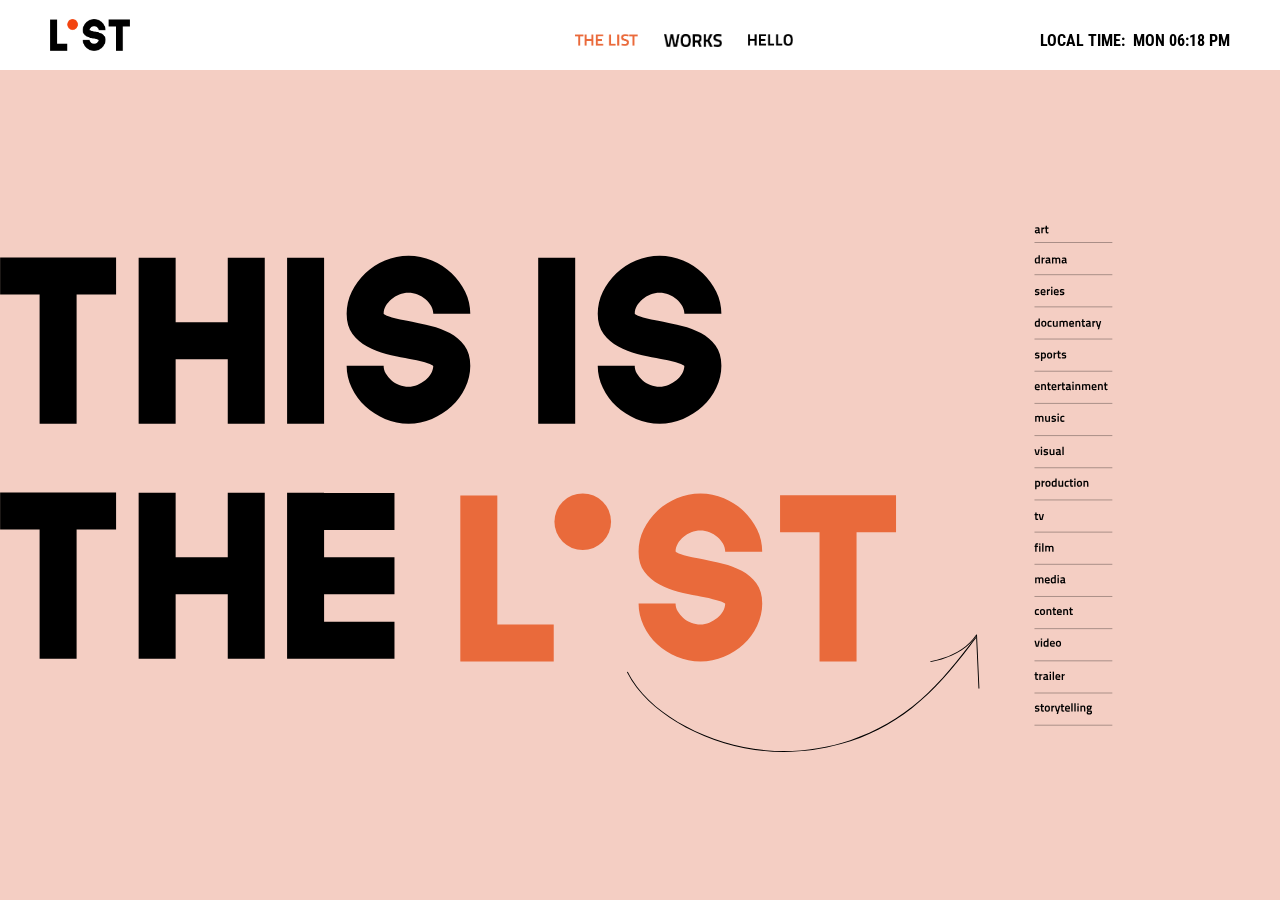
<file: index.html>
<html lang="en">

<head>
    <meta charset="utf-8">
    <title>The List</title>
    <meta name="viewport" content="width=device-width, initial-scale=1">
    <link rel="icon" type="image/x-icon" href="favicon.ico">

<link rel="preconnect" href="https://fonts.googleapis.com">
<link rel="preconnect" href="https://fonts.gstatic.com" crossorigin>
<link href="https://fonts.googleapis.com/css2?family=Roboto:wght@300;400;500;700&family=Roboto+Condensed:wght@300;400;700&display=swap" rel="stylesheet">
 <link rel="stylesheet" href="https://use.fontawesome.com/releases/v5.5.0/css/all.css">
    <style>
      

        *,
        :after,
        :before {
            box-sizing: border-box
        }

        @media (prefers-reduced-motion:no-preference) {
            :root {
                scroll-behavior: smooth
            }
        }

        body {
            margin: 0;
            font-family: var(--bs-body-font-family);
            font-size: var(--bs-body-font-size);
            font-weight: var(--bs-body-font-weight);
            line-height: var(--bs-body-line-height);
            color: var(--bs-body-color);
            text-align: var(--bs-body-text-align);
            background-color: var(--bs-body-bg);
            -webkit-text-size-adjust: 100%;
            -webkit-tap-highlight-color: transparent
        }

        html,
        body {
            font-family: Roboto Condensed, sans-serif
        }

        html,
        body {
            height: 100%
        }

        body {
            margin: 0;
            font-family: Roboto, Helvetica Neue, sans-serif
        }
    </style>


    <link rel="stylesheet" href="main.css">
    
   
   
</head>

<body class="thelist">
    <nav _ngcontent-dkq-c6="">
        <a _ngcontent-dkq-c6="" class="navbar-brand col-sm-3 col-md-2 mr-0">
                <div _ngcontent-dkq-c0="" id="logo"><img _ngcontent-dkq-c0="" id="mobilelogo"
                        src="assets/Artboard1@4x.png"></div>
        </a>
        <div _ngcontent-dkq-c4="" id="links">
            <a _ngcontent-dkq-c4="" id="link_thelist" routerlink="thelist" class="thelist" href="index.html"><span _ngcontent-dkq-c4=""> THE LIST </span></a>
            <a _ngcontent-dkq-c4="" id="link_works" routerlink="works" class="works" href="works.html">
                <span _ngcontent-dkq-c4="">WORKS</span>
            </a>
                
                <a _ngcontent-dkq-c4="" id="link_hello" routerlink="hello"
                class="hello" href="hello.html"><span _ngcontent-dkq-c4="">HELLO</span></a></div>
        <div _ngcontent-dkq-c5="" id="timeClock"><span _ngcontent-dkq-c5="" id="titleTime">LOCAL TIME:&nbsp;</span>Mon
            06:18 PM</div>
    </nav>

    <section _ngcontent-iws-c8="" id="thelist">
        <svg _ngcontent-iws-c8="" version="1.1" id="Layer_1" xmlns="http://www.w3.org/2000/svg" xmlns:xlink="http://www.w3.org/1999/xlink" x="0px" y="0px" viewBox="0 0 1600.36 995" xml:space="preserve" style="enable-background: new 0 0 1600.36 995;">
        <style _ngcontent-iws-c8="" type="text/css"> .st0{fill:#E96A3B;}

                </style><g _ngcontent-iws-c8=""><g _ngcontent-iws-c8=""><g _ngcontent-iws-c8=""><g _ngcontent-iws-c8=""><path _ngcontent-iws-c8="" d="M878.65,718.9v58.72H730.42V514.1h58.72V718.9H878.65z" class="st0"></path><path _ngcontent-iws-c8="" d="M1111.56,777.62c-13.15,0-25.65-2.51-37.48-7.52s-22.24-11.69-31.21-20.05
                            c-8.97-8.35-16.14-18.14-21.52-29.36c-5.38-11.22-8.07-22.92-8.07-35.09h58.72c0,4.3,1.13,8.41,3.4,12.35
                            c2.27,3.94,5.19,7.46,8.77,10.56c3.58,3.11,7.75,5.61,12.53,7.52c4.77,1.91,9.67,2.86,14.68,2.86c4.77,0,9.49-0.95,14.14-2.86
                            c4.65-1.91,8.83-4.35,12.53-7.34c3.7-2.98,6.68-6.45,8.95-10.38c2.27-3.94,3.52-8.06,3.76-12.35c-1.67-1.43-4.3-2.74-7.88-3.94
                            c-3.58-1.19-7.52-2.33-11.82-3.4c-4.3-1.07-8.72-2.03-13.25-2.86c-4.54-0.83-8.48-1.61-11.82-2.33
                            c-9.31-1.67-19.33-3.88-30.08-6.62c-10.74-2.74-20.77-6.62-30.08-11.64c-9.31-5.01-17.07-11.64-23.27-19.87
                            c-6.21-8.24-9.31-18.92-9.31-32.05c0-12.17,2.69-23.87,8.07-35.09c5.38-11.22,12.55-21.06,21.52-29.54
                            c8.97-8.47,19.37-15.22,31.21-20.23s24.33-7.52,37.48-7.52c12.91,0,25.29,2.51,37.13,7.52s22.24,11.76,31.21,20.23
                            c8.97,8.47,16.14,18.32,21.52,29.54c5.38,11.22,8.07,22.92,8.07,35.09h-58.72c0-4.3-1.14-8.47-3.4-12.53
                            c-2.27-4.06-5.25-7.64-8.95-10.74c-3.7-3.1-7.88-5.61-12.53-7.52c-4.65-1.91-9.49-2.87-14.5-2.87s-9.85,0.96-14.5,2.87
                            c-4.66,1.91-8.83,4.42-12.53,7.52c-3.7,3.1-6.69,6.62-8.95,10.56c-2.27,3.94-3.4,8.06-3.4,12.35c1.43,1.43,3.94,2.75,7.54,3.94
                            c3.59,1.2,7.6,2.39,12.03,3.58c4.42,1.2,8.91,2.21,13.46,3.04c4.55,0.84,8.62,1.61,12.21,2.33c9.09,1.91,19.02,4.12,29.79,6.62
                            c10.77,2.51,20.76,6.27,29.98,11.28s16.93,11.64,23.16,19.87c6.22,8.24,9.34,18.92,9.34,32.05c0,12.17-2.69,23.87-8.07,35.09
                            c-5.38,11.22-12.55,21.01-21.52,29.36c-8.97,8.36-19.37,15.04-31.21,20.05S1124.47,777.62,1111.56,777.62z" class="st0"></path><path _ngcontent-iws-c8="" d="M1421.81,572.46h-62.66v205.16h-58.72V572.46h-62.66v-58.72h184.04V572.46z" class="st0"></path></g><circle _ngcontent-iws-c8="" cx="924.69" cy="555.8" r="44.94" class="st0"></circle></g></g><g _ngcontent-iws-c8=""><path _ngcontent-iws-c8="" d="M184.2,195.16h-62.65v205.13H62.84V195.16H0.19v-58.71H184.2V195.16z"></path><path _ngcontent-iws-c8="" d="M420.11,136.81v263.48H361.4V297.9h-82.7v102.39H220V136.81h58.71v102.39h82.7V136.81H420.11z"></path><path _ngcontent-iws-c8="" d="M455.55,400.29V136.81h58.71v263.48H455.55z"></path><path _ngcontent-iws-c8="" d="M648.32,400.29c-13.15,0-25.64-2.51-37.48-7.52c-11.84-5.01-22.24-11.69-31.21-20.05c-8.97-8.35-16.14-18.13-21.52-29.35
                    c-5.38-11.22-8.07-22.91-8.07-35.08h58.71c0,4.3,1.13,8.41,3.4,12.35c2.27,3.94,5.19,7.46,8.77,10.56
                    c3.58,3.1,7.75,5.61,12.53,7.52c4.77,1.91,9.67,2.86,14.68,2.86c4.77,0,9.49-0.95,14.14-2.86c4.65-1.91,8.83-4.35,12.53-7.34
                    c3.7-2.98,6.68-6.44,8.95-10.38c2.27-3.94,3.52-8.05,3.76-12.35c-1.67-1.43-4.3-2.74-7.88-3.94c-3.58-1.19-7.52-2.33-11.81-3.4
                    c-4.3-1.07-8.71-2.02-13.25-2.86c-4.54-0.83-8.47-1.61-11.81-2.33c-9.31-1.67-19.33-3.88-30.07-6.62
                    c-10.74-2.74-20.76-6.62-30.07-11.63c-9.31-5.01-17.07-11.63-23.27-19.87c-6.21-8.23-9.31-18.91-9.31-32.04
                    c0-12.17,2.69-23.86,8.07-35.08c5.38-11.22,12.55-21.06,21.52-29.53c8.97-8.47,19.37-15.21,31.21-20.23
                    c11.84-5.01,24.33-7.52,37.48-7.52c12.91,0,25.28,2.51,37.12,7.52c11.84,5.01,22.23,11.76,31.2,20.23
                    c8.97,8.47,16.14,18.32,21.52,29.53c5.38,11.22,8.07,22.91,8.07,35.08h-58.71c0-4.3-1.14-8.47-3.4-12.53
                    c-2.27-4.06-5.25-7.64-8.95-10.74c-3.7-3.1-7.88-5.6-12.53-7.52c-4.65-1.91-9.49-2.86-14.5-2.86s-9.84,0.96-14.5,2.86
                    c-4.65,1.91-8.83,4.42-12.53,7.52c-3.7,3.1-6.68,6.62-8.95,10.56c-2.27,3.94-3.4,8.06-3.4,12.35c1.43,1.43,3.94,2.75,7.53,3.94
                    c3.59,1.2,7.6,2.39,12.03,3.58c4.42,1.2,8.91,2.21,13.46,3.04c4.55,0.84,8.61,1.61,12.21,2.33c9.09,1.91,19.02,4.12,29.79,6.62
                    s20.76,6.26,29.97,11.28c9.21,5.01,16.93,11.63,23.15,19.87c6.22,8.23,9.33,18.92,9.33,32.04c0,12.17-2.69,23.87-8.07,35.08
                    c-5.38,11.22-12.55,21-21.52,29.35c-8.97,8.36-19.37,15.04-31.2,20.05C673.61,397.78,661.23,400.29,648.32,400.29z"></path><path _ngcontent-iws-c8="" d="M853.99,400.29V136.81h58.71v263.48H853.99z"></path><path _ngcontent-iws-c8="" d="M1046.76,400.29c-13.15,0-25.64-2.51-37.48-7.52c-11.84-5.01-22.24-11.69-31.21-20.05c-8.97-8.35-16.14-18.13-21.52-29.35
                    c-5.38-11.22-8.07-22.91-8.07-35.08h58.71c0,4.3,1.13,8.41,3.4,12.35c2.27,3.94,5.19,7.46,8.77,10.56
                    c3.58,3.1,7.75,5.61,12.53,7.52c4.77,1.91,9.67,2.86,14.68,2.86c4.77,0,9.49-0.95,14.14-2.86c4.65-1.91,8.83-4.35,12.53-7.34
                    c3.7-2.98,6.68-6.44,8.95-10.38c2.27-3.94,3.52-8.05,3.76-12.35c-1.67-1.43-4.3-2.74-7.88-3.94c-3.58-1.19-7.52-2.33-11.81-3.4
                    c-4.3-1.07-8.71-2.02-13.25-2.86c-4.54-0.83-8.47-1.61-11.81-2.33c-9.31-1.67-19.33-3.88-30.07-6.62
                    c-10.74-2.74-20.76-6.62-30.07-11.63c-9.31-5.01-17.07-11.63-23.27-19.87c-6.21-8.23-9.31-18.91-9.31-32.04
                    c0-12.17,2.69-23.86,8.07-35.08c5.38-11.22,12.55-21.06,21.52-29.53c8.97-8.47,19.37-15.21,31.21-20.23
                    c11.84-5.01,24.33-7.52,37.48-7.52c12.91,0,25.28,2.51,37.12,7.52c11.84,5.01,22.23,11.76,31.2,20.23
                    c8.97,8.47,16.14,18.32,21.52,29.53c5.38,11.22,8.07,22.91,8.07,35.08h-58.71c0-4.3-1.14-8.47-3.4-12.53
                    c-2.27-4.06-5.25-7.64-8.95-10.74c-3.7-3.1-7.88-5.6-12.53-7.52c-4.65-1.91-9.49-2.86-14.5-2.86s-9.84,0.96-14.5,2.86
                    c-4.65,1.91-8.83,4.42-12.53,7.52c-3.7,3.1-6.68,6.62-8.95,10.56c-2.27,3.94-3.4,8.06-3.4,12.35c1.43,1.43,3.94,2.75,7.53,3.94
                    c3.59,1.2,7.6,2.39,12.03,3.58c4.42,1.2,8.91,2.21,13.46,3.04c4.55,0.84,8.61,1.61,12.21,2.33c9.09,1.91,19.02,4.12,29.79,6.62
                    s20.76,6.26,29.97,11.28c9.21,5.01,16.93,11.63,23.15,19.87c6.22,8.23,9.33,18.92,9.33,32.04c0,12.17-2.69,23.87-8.07,35.08
                    c-5.38,11.22-12.55,21-21.52,29.35c-8.97,8.36-19.37,15.04-31.2,20.05C1072.04,397.78,1059.67,400.29,1046.76,400.29z"></path><path _ngcontent-iws-c8="" d="M184.2,568.09h-62.65v205.13H62.84V568.09H0.19v-58.71H184.2V568.09z"></path><path _ngcontent-iws-c8="" d="M420.11,509.74v263.48H361.4V670.84h-82.7v102.39H220V509.74h58.71v102.39h82.7V509.74H420.11z"></path><path _ngcontent-iws-c8="" d="M514.26,568.81v43.32h111.69v58.71H514.26v43.67h111.69v58.71H492.06h-36.52V509.74h58.71v0.36h111.69v58.71H514.26z"></path></g></g><g _ngcontent-iws-c8=""><g _ngcontent-iws-c8=""><g _ngcontent-iws-c8=""><path _ngcontent-iws-c8="" d="M995.07,794.96c16.86,33.72,47.07,59.6,78.85,78.84c37.58,22.76,80.2,37.73,123.66,44.01
                        c45.52,6.58,92.43,3.23,136.69-9.18c40.96-11.49,79.34-30.78,112.78-57.08c35.63-28.03,64.64-62.91,92.18-98.65
                        c3.3-4.28,6.59-8.58,9.87-12.87c0.59-0.77-0.72-1.51-1.3-0.76c-26.91,35.18-54.27,70.3-87.76,99.56
                        c-32.41,28.31-69.84,49.98-110.68,63.6c-43.33,14.45-89.62,19.97-135.13,15.85c-43.87-3.98-87.18-17.16-125.97-38.01
                        c-33.42-17.96-65.56-42.47-85.79-75.11c-2.2-3.55-4.23-7.2-6.1-10.94C995.93,793.34,994.64,794.1,995.07,794.96L995.07,794.96z"></path></g></g><g _ngcontent-iws-c8=""><g _ngcontent-iws-c8=""><path _ngcontent-iws-c8="" d="M1477.13,778.45c22.71-4.24,45.6-13.41,62.37-29.74c4.03-3.92,7.64-8.27,10.69-13c-0.47-0.13-0.93-0.25-1.4-0.38
                        c0.99,21.98,1.98,43.96,2.97,65.94c0.28,6.22,0.56,12.44,0.84,18.66c0.04,0.96,1.54,0.97,1.5,0
                        c-0.99-21.98-1.98-43.96-2.97-65.94c-0.28-6.22-0.56-12.44-0.84-18.66c-0.03-0.75-0.99-1.01-1.4-0.38
                        c-11.71,18.21-31.53,29.97-51.65,36.75c-6.7,2.26-13.56,4-20.51,5.3C1475.79,777.18,1476.19,778.63,1477.13,778.45
                        L1477.13,778.45z"></path></g></g></g></svg><svg _ngcontent-iws-c8="" version="1.1" id="Layer_2" xmlns="http://www.w3.org/2000/svg" xmlns:xlink="http://www.w3.org/1999/xlink" x="0px" y="0px" viewBox="0 0 319.64 995" xml:space="preserve" style="enable-background: new 0 0 319.64 995;"><style _ngcontent-iws-c8="" type="text/css"> .st02{fill:none;stroke:#000000;stroke-width:0.5;stroke-miterlimit:10;}
        </style><g _ngcontent-iws-c8=""><g _ngcontent-iws-c8=""><g _ngcontent-iws-c8=""><path _ngcontent-iws-c8="" d="M48.47,95.58c0.02,0.65,0.22,0.84,0.76,0.93l-0.08,1.81c-1.45,0-1.94-0.22-2.49-0.65c0,0-1.6,0.65-3.03,0.65
                        c-1.77,0-2.7-1.14-2.7-2.98c0-1.99,1.1-2.68,3.11-2.83l2.31-0.19v-0.56c0-0.73-0.45-1.12-1.15-1.12c-1.38,0-3.59,0.17-3.59,0.17
                        l-0.07-1.81c0,0,2.4-0.41,3.78-0.41c2.05,0,3.17,0.86,3.17,3.15V95.58z M44.3,94.09c-0.8,0.08-1.23,0.43-1.23,1.19
                        c0,0.78,0.33,1.21,0.95,1.21c0.99,0,2.33-0.37,2.33-0.37v-2.14L44.3,94.09z"></path><path _ngcontent-iws-c8="" d="M51.3,88.82h2.12v0.99c0,0,1.23-0.91,2.81-1.21v2.27c-1.67,0.33-2.81,0.97-2.81,0.97v6.27H51.3V88.82z"></path><path _ngcontent-iws-c8="" d="M60.25,90.74v3.8c0,1.28,0.04,1.77,0.97,1.77c0.52,0,1.51-0.06,1.51-0.06l0.09,1.82c0,0-1.25,0.26-1.9,0.26
                        c-2.14,0-2.79-0.82-2.79-3.5v-4.1h-1.17v-1.92h1.17v-2.7h2.12v2.7h2.51v1.92H60.25z"></path><path _ngcontent-iws-c8="" d="M48.97,145.85h-2.14v-0.45c0,0-1.32,0.65-2.42,0.65c-2.48,0-3.54-1.4-3.54-4.92c0-3.33,1.23-4.8,3.87-4.8
                        c0.73,0,1.99,0.22,2.09,0.24v-3.76h2.14V145.85z M46.83,143.67v-5.23c-0.09,0-1.15-0.17-1.94-0.17c-1.28,0-1.86,0.84-1.86,2.88
                        c0,2.25,0.58,2.89,1.71,2.92C45.66,144.07,46.83,143.67,46.83,143.67z"></path><path _ngcontent-iws-c8="" d="M51.71,136.56h2.12v0.99c0,0,1.23-0.91,2.81-1.21v2.27c-1.67,0.33-2.81,0.97-2.81,0.97v6.27h-2.12V136.56z"></path><path _ngcontent-iws-c8="" d="M65.35,143.32c0.02,0.65,0.22,0.84,0.76,0.93l-0.08,1.81c-1.45,0-1.94-0.22-2.49-0.65c0,0-1.6,0.65-3.03,0.65
                        c-1.77,0-2.7-1.14-2.7-2.98c0-1.99,1.1-2.68,3.11-2.83l2.31-0.19v-0.56c0-0.73-0.45-1.12-1.15-1.12c-1.38,0-3.59,0.17-3.59,0.17
                        l-0.07-1.81c0,0,2.4-0.41,3.78-0.41c2.05,0,3.17,0.86,3.17,3.15V143.32z M61.18,141.83c-0.8,0.07-1.23,0.43-1.23,1.19
                        c0,0.78,0.33,1.21,0.95,1.21c0.99,0,2.33-0.37,2.33-0.37v-2.14L61.18,141.83z"></path><path _ngcontent-iws-c8="" d="M68.18,145.85v-9.29h2.1v0.5c0,0,0.78-0.43,1.62-0.58c0.33-0.08,0.69-0.13,0.97-0.13c0.95,0.04,1.62,0.3,2.08,0.78
                        c0.82-0.32,2.14-0.8,3.24-0.8c2.53,0,3.24,1.4,3.24,4.65v4.86h-2.12v-4.02c0-2.51-0.04-3.5-1.53-3.5c-0.91,0-2.01,0.45-2.03,0.46
                        c0.06,0.13,0.13,1.38,0.13,2.23v4.82h-2.12v-4.78c0-1.97-0.19-2.74-1.53-2.74c-0.82,0-1.94,0.43-1.94,0.43v7.09H68.18z"></path><path _ngcontent-iws-c8="" d="M91.03,143.32c0.02,0.65,0.22,0.84,0.76,0.93l-0.08,1.81c-1.45,0-1.94-0.22-2.49-0.65c0,0-1.6,0.65-3.03,0.65
                        c-1.77,0-2.7-1.14-2.7-2.98c0-1.99,1.1-2.68,3.11-2.83l2.31-0.19v-0.56c0-0.73-0.45-1.12-1.15-1.12c-1.38,0-3.59,0.17-3.59,0.17
                        l-0.07-1.81c0,0,2.4-0.41,3.78-0.41c2.05,0,3.17,0.86,3.17,3.15V143.32z M86.86,141.83c-0.8,0.07-1.23,0.43-1.23,1.19
                        c0,0.78,0.33,1.21,0.95,1.21c0.99,0,2.33-0.37,2.33-0.37v-2.14L86.86,141.83z"></path><path _ngcontent-iws-c8="" d="M48.08,188.83c0,0-2.23-0.3-3.35-0.3c-1.1,0-1.54,0.24-1.54,0.95c0,0.58,0.39,0.73,1.94,0.97
                        c2.46,0.39,3.28,1.04,3.28,2.89c0,2.18-1.42,2.98-3.71,2.98c-1.32,0-3.48-0.41-3.48-0.41l0.07-1.81c0,0,2.25,0.3,3.2,0.3
                        c1.3,0,1.79-0.26,1.79-1c0-0.6-0.3-0.76-1.79-1c-2.38-0.39-3.43-0.91-3.43-2.85c0-2.12,1.66-2.94,3.52-2.94
                        c1.36,0,3.54,0.43,3.54,0.43L48.08,188.83z"></path><path _ngcontent-iws-c8="" d="M57.72,194.21l0.04,1.66c0,0-2.12,0.45-3.78,0.45c-2.81,0-3.91-1.47-3.91-4.75c0-3.39,1.45-4.97,4.04-4.97
                        c2.64,0,3.96,1.36,3.96,4.24l-0.15,1.53h-5.71c0.02,1.36,0.58,2.01,2.08,2.01C55.77,194.38,57.72,194.21,57.72,194.21z
                        M55.97,190.71c0-1.62-0.54-2.22-1.86-2.22c-1.32,0-1.9,0.67-1.9,2.22H55.97z"></path><path _ngcontent-iws-c8="" d="M60.14,186.82h2.12v0.99c0,0,1.23-0.91,2.81-1.21v2.27c-1.67,0.33-2.81,0.97-2.81,0.97v6.27h-2.12V186.82z"></path><path _ngcontent-iws-c8="" d="M66.79,183.06h2.12v2.25h-2.12V183.06z M66.79,186.82h2.12v9.29h-2.12V186.82z"></path><path _ngcontent-iws-c8="" d="M78.63,194.21l0.04,1.66c0,0-2.12,0.45-3.78,0.45c-2.81,0-3.91-1.47-3.91-4.75c0-3.39,1.45-4.97,4.04-4.97
                        c2.64,0,3.96,1.36,3.96,4.24l-0.15,1.53h-5.71c0.02,1.36,0.58,2.01,2.08,2.01C76.67,194.38,78.63,194.21,78.63,194.21z
                        M76.88,190.71c0-1.62-0.54-2.22-1.86-2.22s-1.9,0.67-1.9,2.22H76.88z"></path><path _ngcontent-iws-c8="" d="M87.62,188.83c0,0-2.23-0.3-3.35-0.3c-1.1,0-1.54,0.24-1.54,0.95c0,0.58,0.39,0.73,1.94,0.97
                        c2.46,0.39,3.28,1.04,3.28,2.89c0,2.18-1.42,2.98-3.71,2.98c-1.32,0-3.48-0.41-3.48-0.41l0.07-1.81c0,0,2.25,0.3,3.2,0.3
                        c1.3,0,1.79-0.26,1.79-1c0-0.6-0.3-0.76-1.79-1c-2.38-0.39-3.43-0.91-3.43-2.85c0-2.12,1.66-2.94,3.52-2.94
                        c1.36,0,3.54,0.43,3.54,0.43L87.62,188.83z"></path><path _ngcontent-iws-c8="" d="M48.97,246.37h-2.14v-0.45c0,0-1.32,0.65-2.42,0.65c-2.48,0-3.54-1.4-3.54-4.92c0-3.33,1.23-4.8,3.87-4.8
                        c0.73,0,1.99,0.22,2.09,0.24v-3.76h2.14V246.37z M46.83,244.2v-5.23c-0.09,0-1.15-0.17-1.94-0.17c-1.28,0-1.86,0.84-1.86,2.88
                        c0,2.25,0.58,2.89,1.71,2.92C45.66,244.59,46.83,244.2,46.83,244.2z"></path><path _ngcontent-iws-c8="" d="M59.43,241.68c0,3-0.97,4.9-4.17,4.9c-3.2,0-4.19-1.86-4.19-4.9c0-2.98,1.04-4.82,4.19-4.82
                        C58.35,236.86,59.43,238.72,59.43,241.68z M57.27,241.68c0-1.95-0.5-2.88-2.01-2.88c-1.58,0-2.03,0.89-2.03,2.88
                        c0,2.01,0.37,2.98,2.03,2.98C56.92,244.66,57.27,243.66,57.27,241.68z"></path><path _ngcontent-iws-c8="" d="M67.66,237.21l-0.07,1.84c0,0-1.47-0.17-2.18-0.17c-1.9,0-2.33,0.71-2.33,2.72c0,2.23,0.39,2.96,2.35,2.96
                        c0.71,0,2.18-0.17,2.18-0.17l0.06,1.84c0,0-1.9,0.33-2.89,0.33c-2.83,0-3.85-1.43-3.85-4.97c0-3.33,1.13-4.75,3.91-4.75
                        C65.84,236.86,67.66,237.21,67.66,237.21z"></path><path _ngcontent-iws-c8="" d="M77.34,237.08v9.29h-2.12v-0.47c0,0-1.45,0.67-2.46,0.67c-2.68,0-3.22-1.38-3.22-4.64v-4.86h2.12v4.84
                        c0,1.97,0.11,2.74,1.53,2.74c0.82,0,2.03-0.43,2.03-0.43v-7.15H77.34z"></path><path _ngcontent-iws-c8="" d="M80.1,246.37v-9.29h2.1v0.5c0,0,0.78-0.43,1.62-0.58c0.33-0.08,0.69-0.13,0.97-0.13c0.95,0.04,1.62,0.3,2.08,0.78
                        c0.82-0.32,2.14-0.8,3.24-0.8c2.53,0,3.24,1.4,3.24,4.65v4.86h-2.12v-4.02c0-2.51-0.04-3.5-1.53-3.5c-0.91,0-2.01,0.45-2.03,0.46
                        c0.06,0.13,0.13,1.38,0.13,2.23v4.82h-2.12v-4.78c0-1.97-0.19-2.74-1.53-2.74c-0.82,0-1.94,0.43-1.94,0.43v7.09H80.1z"></path><path _ngcontent-iws-c8="" d="M103,244.48l0.04,1.66c0,0-2.12,0.45-3.78,0.45c-2.81,0-3.91-1.47-3.91-4.75c0-3.39,1.45-4.97,4.04-4.97
                        c2.64,0,3.96,1.36,3.96,4.24l-0.15,1.53h-5.71c0.02,1.36,0.58,2.01,2.08,2.01C101.04,244.64,103,244.48,103,244.48z
                        M101.25,240.98c0-1.62-0.54-2.22-1.86-2.22c-1.32,0-1.9,0.67-1.9,2.22H101.25z"></path><path _ngcontent-iws-c8="" d="M105.42,246.37v-9.29h2.12v0.46c0,0,1.47-0.69,2.49-0.69c2.59,0,3.24,1.53,3.24,4.65v4.86h-2.12v-4.84
                        c0-1.77-0.22-2.68-1.53-2.68c-0.82,0-2.08,0.43-2.08,0.43v7.09H105.42z"></path><path _ngcontent-iws-c8="" d="M118.17,239v3.8c0,1.28,0.04,1.77,0.97,1.77c0.52,0,1.51-0.06,1.51-0.06l0.09,1.82c0,0-1.25,0.26-1.9,0.26
                        c-2.14,0-2.79-0.82-2.79-3.5V239h-1.17v-1.92h1.17v-2.7h2.12v2.7h2.51V239H118.17z"></path><path _ngcontent-iws-c8="" d="M129.45,243.84c0.02,0.65,0.22,0.84,0.76,0.93l-0.08,1.81c-1.45,0-1.94-0.22-2.49-0.65c0,0-1.6,0.65-3.03,0.65
                        c-1.77,0-2.7-1.14-2.7-2.98c0-1.99,1.1-2.68,3.11-2.83l2.31-0.19v-0.56c0-0.73-0.45-1.12-1.15-1.12c-1.38,0-3.59,0.17-3.59,0.17
                        l-0.07-1.81c0,0,2.4-0.41,3.78-0.41c2.05,0,3.17,0.86,3.17,3.15V243.84z M125.28,242.35c-0.8,0.07-1.23,0.43-1.23,1.19
                        c0,0.78,0.33,1.21,0.95,1.21c0.99,0,2.33-0.37,2.33-0.37v-2.14L125.28,242.35z"></path><path _ngcontent-iws-c8="" d="M132.29,237.08h2.12v0.99c0,0,1.23-0.91,2.81-1.21v2.27c-1.67,0.33-2.81,0.97-2.81,0.97v6.27h-2.12V237.08z"></path><path _ngcontent-iws-c8="" d="M139.94,237.08l1.92,7.22h0.48l1.92-7.22h2.1l-3.46,13.25h-2.1l1.02-3.96h-1.56l-2.42-9.29H139.94z"></path><path _ngcontent-iws-c8="" d="M48.08,289.36c0,0-2.23-0.3-3.35-0.3c-1.1,0-1.54,0.24-1.54,0.95c0,0.58,0.39,0.73,1.94,0.97
                        c2.46,0.39,3.28,1.04,3.28,2.89c0,2.18-1.42,2.98-3.71,2.98c-1.32,0-3.48-0.41-3.48-0.41l0.07-1.81c0,0,2.25,0.3,3.2,0.3
                        c1.3,0,1.79-0.26,1.79-1c0-0.6-0.3-0.76-1.79-1c-2.38-0.39-3.43-0.91-3.43-2.85c0-2.12,1.66-2.94,3.52-2.94
                        c1.36,0,3.54,0.43,3.54,0.43L48.08,289.36z"></path><path _ngcontent-iws-c8="" d="M50.7,287.35h2.12v0.5c0,0,1.27-0.73,2.33-0.73c2.42,0,3.57,1.28,3.57,4.77c0,3.87-1.32,4.95-4.17,4.95
                        c-0.76,0-1.64-0.15-1.73-0.17v3.95H50.7V287.35z M52.83,289.56v5.23c0.07,0.02,0.97,0.13,1.58,0.13c1.68,0,2.16-0.82,2.16-3.03
                        c0-2.1-0.69-2.81-1.81-2.81C53.94,289.08,52.83,289.56,52.83,289.56z"></path><path _ngcontent-iws-c8="" d="M68.58,291.94c0,3-0.97,4.9-4.17,4.9c-3.2,0-4.19-1.86-4.19-4.9c0-2.98,1.04-4.82,4.19-4.82
                        C67.5,287.12,68.58,288.98,68.58,291.94z M66.42,291.94c0-1.95-0.5-2.88-2.01-2.88c-1.58,0-2.03,0.89-2.03,2.88
                        c0,2.01,0.37,2.98,2.03,2.98C66.06,294.92,66.42,293.92,66.42,291.94z"></path><path _ngcontent-iws-c8="" d="M70.7,287.35h2.12v0.99c0,0,1.23-0.91,2.81-1.21v2.27c-1.67,0.33-2.81,0.97-2.81,0.97v6.27H70.7V287.35z"></path><path _ngcontent-iws-c8="" d="M79.65,289.26v3.8c0,1.28,0.04,1.77,0.97,1.77c0.52,0,1.51-0.06,1.51-0.06l0.09,1.82c0,0-1.25,0.26-1.9,0.26
                        c-2.14,0-2.79-0.82-2.79-3.5v-4.1h-1.17v-1.92h1.17v-2.7h2.12v2.7h2.51v1.92H79.65z"></path><path _ngcontent-iws-c8="" d="M90.54,289.36c0,0-2.23-0.3-3.35-0.3c-1.1,0-1.54,0.24-1.54,0.95c0,0.58,0.39,0.73,1.94,0.97
                        c2.46,0.39,3.28,1.04,3.28,2.89c0,2.18-1.42,2.98-3.71,2.98c-1.32,0-3.48-0.41-3.48-0.41l0.07-1.81c0,0,2.25,0.3,3.2,0.3
                        c1.3,0,1.79-0.26,1.79-1c0-0.6-0.3-0.76-1.79-1c-2.38-0.39-3.43-0.91-3.43-2.85c0-2.12,1.66-2.94,3.52-2.94
                        c1.36,0,3.54,0.43,3.54,0.43L90.54,289.36z"></path><path _ngcontent-iws-c8="" d="M48.52,345l0.04,1.66c0,0-2.12,0.45-3.78,0.45c-2.81,0-3.91-1.47-3.91-4.75c0-3.39,1.45-4.97,4.04-4.97
                        c2.64,0,3.96,1.36,3.96,4.24l-0.15,1.53h-5.71c0.02,1.36,0.58,2.01,2.08,2.01C46.57,345.16,48.52,345,48.52,345z M46.77,341.5
                        c0-1.62-0.54-2.22-1.86-2.22c-1.32,0-1.9,0.67-1.9,2.22H46.77z"></path><path _ngcontent-iws-c8="" d="M50.95,346.9v-9.29h2.12v0.46c0,0,1.47-0.69,2.49-0.69c2.59,0,3.24,1.53,3.24,4.65v4.86h-2.12v-4.84
                        c0-1.77-0.22-2.68-1.53-2.68c-0.82,0-2.08,0.43-2.08,0.43v7.09H50.95z"></path><path _ngcontent-iws-c8="" d="M63.7,339.52v3.8c0,1.28,0.04,1.77,0.97,1.77c0.52,0,1.51-0.06,1.51-0.06l0.09,1.82c0,0-1.25,0.26-1.9,0.26
                        c-2.14,0-2.79-0.82-2.79-3.5v-4.1H60.4v-1.92h1.17v-2.7h2.12v2.7h2.51v1.92H63.7z"></path><path _ngcontent-iws-c8="" d="M75.04,345l0.04,1.66c0,0-2.12,0.45-3.78,0.45c-2.81,0-3.91-1.47-3.91-4.75c0-3.39,1.45-4.97,4.04-4.97
                        c2.64,0,3.96,1.36,3.96,4.24l-0.15,1.53h-5.71c0.02,1.36,0.58,2.01,2.08,2.01C73.08,345.16,75.04,345,75.04,345z M73.29,341.5
                        c0-1.62-0.54-2.22-1.86-2.22c-1.32,0-1.9,0.67-1.9,2.22H73.29z"></path><path _ngcontent-iws-c8="" d="M77.46,337.61h2.12v0.99c0,0,1.23-0.91,2.81-1.21v2.27c-1.67,0.33-2.81,0.97-2.81,0.97v6.27h-2.12V337.61z"></path><path _ngcontent-iws-c8="" d="M86.41,339.52v3.8c0,1.28,0.04,1.77,0.97,1.77c0.52,0,1.51-0.06,1.51-0.06l0.09,1.82c0,0-1.25,0.26-1.9,0.26
                        c-2.14,0-2.79-0.82-2.79-3.5v-4.1h-1.17v-1.92h1.17v-2.7h2.12v2.7h2.51v1.92H86.41z"></path><path _ngcontent-iws-c8="" d="M97.69,344.36c0.02,0.65,0.22,0.84,0.76,0.93l-0.08,1.81c-1.45,0-1.94-0.22-2.49-0.65c0,0-1.6,0.65-3.03,0.65
                        c-1.77,0-2.7-1.14-2.7-2.98c0-1.99,1.1-2.68,3.11-2.83l2.31-0.19v-0.56c0-0.73-0.45-1.12-1.15-1.12c-1.38,0-3.59,0.17-3.59,0.17
                        l-0.07-1.81c0,0,2.4-0.41,3.78-0.41c2.05,0,3.17,0.86,3.17,3.15V344.36z M93.52,342.88c-0.8,0.07-1.23,0.43-1.23,1.19
                        c0,0.78,0.33,1.21,0.95,1.21c0.99,0,2.33-0.37,2.33-0.37v-2.14L93.52,342.88z"></path><path _ngcontent-iws-c8="" d="M100.49,333.85h2.12v2.25h-2.12V333.85z M100.49,337.61h2.12v9.29h-2.12V337.61z"></path><path _ngcontent-iws-c8="" d="M105.31,346.9v-9.29h2.12v0.46c0,0,1.47-0.69,2.49-0.69c2.59,0,3.24,1.53,3.24,4.65v4.86h-2.12v-4.84
                        c0-1.77-0.22-2.68-1.53-2.68c-0.82,0-2.08,0.43-2.08,0.43v7.09H105.31z"></path><path _ngcontent-iws-c8="" d="M115.79,346.9v-9.29h2.1v0.5c0,0,0.78-0.43,1.62-0.58c0.33-0.08,0.69-0.13,0.97-0.13c0.95,0.04,1.62,0.3,2.08,0.78
                        c0.82-0.32,2.14-0.8,3.24-0.8c2.53,0,3.24,1.4,3.24,4.65v4.86h-2.12v-4.02c0-2.51-0.04-3.5-1.53-3.5c-0.91,0-2.01,0.45-2.03,0.46
                        c0.06,0.13,0.13,1.38,0.13,2.23v4.82h-2.12v-4.78c0-1.97-0.19-2.74-1.53-2.74c-0.82,0-1.94,0.43-1.94,0.43v7.09H115.79z"></path><path _ngcontent-iws-c8="" d="M138.69,345l0.04,1.66c0,0-2.12,0.45-3.78,0.45c-2.81,0-3.91-1.47-3.91-4.75c0-3.39,1.45-4.97,4.04-4.97
                        c2.64,0,3.96,1.36,3.96,4.24l-0.15,1.53h-5.71c0.02,1.36,0.58,2.01,2.08,2.01C136.73,345.16,138.69,345,138.69,345z
                        M136.94,341.5c0-1.62-0.54-2.22-1.86-2.22s-1.9,0.67-1.9,2.22H136.94z"></path><path _ngcontent-iws-c8="" d="M141.11,346.9v-9.29h2.12v0.46c0,0,1.47-0.69,2.49-0.69c2.59,0,3.24,1.53,3.24,4.65v4.86h-2.12v-4.84
                        c0-1.77-0.22-2.68-1.53-2.68c-0.82,0-2.08,0.43-2.08,0.43v7.09H141.11z"></path><path _ngcontent-iws-c8="" d="M153.86,339.52v3.8c0,1.28,0.04,1.77,0.97,1.77c0.52,0,1.51-0.06,1.51-0.06l0.09,1.82c0,0-1.25,0.26-1.9,0.26
                        c-2.14,0-2.79-0.82-2.79-3.5v-4.1h-1.17v-1.92h1.17v-2.7h2.12v2.7h2.51v1.92H153.86z"></path><path _ngcontent-iws-c8="" d="M41.51,397.16v-9.29h2.1v0.5c0,0,0.78-0.43,1.62-0.58c0.33-0.08,0.69-0.13,0.97-0.13c0.95,0.04,1.62,0.3,2.08,0.78
                        c0.82-0.32,2.14-0.8,3.24-0.8c2.53,0,3.24,1.4,3.24,4.65v4.86h-2.12v-4.02c0-2.51-0.04-3.5-1.53-3.5c-0.91,0-2.01,0.45-2.03,0.46
                        c0.06,0.13,0.13,1.38,0.13,2.23v4.82h-2.12v-4.78c0-1.97-0.19-2.74-1.53-2.74c-0.82,0-1.94,0.43-1.94,0.43v7.09H41.51z"></path><path _ngcontent-iws-c8="" d="M65.06,387.87v9.29h-2.12v-0.47c0,0-1.45,0.67-2.46,0.67c-2.68,0-3.22-1.38-3.22-4.64v-4.86h2.12v4.84
                        c0,1.97,0.11,2.74,1.53,2.74c0.82,0,2.03-0.43,2.03-0.43v-7.15H65.06z"></path><path _ngcontent-iws-c8="" d="M74.38,389.88c0,0-2.23-0.3-3.35-0.3c-1.1,0-1.54,0.24-1.54,0.95c0,0.58,0.39,0.73,1.94,0.97
                        c2.46,0.39,3.28,1.04,3.28,2.89c0,2.18-1.42,2.98-3.71,2.98c-1.32,0-3.48-0.41-3.48-0.41l0.07-1.81c0,0,2.25,0.3,3.2,0.3
                        c1.3,0,1.79-0.26,1.79-1c0-0.6-0.3-0.76-1.79-1c-2.38-0.39-3.43-0.91-3.43-2.85c0-2.12,1.66-2.94,3.52-2.94
                        c1.36,0,3.54,0.43,3.54,0.43L74.38,389.88z"></path><path _ngcontent-iws-c8="" d="M76.97,384.11h2.12v2.25h-2.12V384.11z M76.97,387.87h2.12v9.29h-2.12V387.87z"></path><path _ngcontent-iws-c8="" d="M87.9,388l-0.07,1.84c0,0-1.47-0.17-2.18-0.17c-1.9,0-2.33,0.71-2.33,2.72c0,2.23,0.39,2.96,2.35,2.96
                        c0.71,0,2.18-0.17,2.18-0.17l0.06,1.84c0,0-1.9,0.33-2.89,0.33c-2.83,0-3.85-1.43-3.85-4.97c0-3.33,1.14-4.75,3.91-4.75
                        C86.08,387.64,87.9,388,87.9,388z"></path><path _ngcontent-iws-c8="" d="M42.59,440.65l1.77,7.52h0.56l1.81-7.52h2.16l-2.38,9.29h-3.76l-2.36-9.29H42.59z"></path><path _ngcontent-iws-c8="" d="M50.46,436.89h2.12v2.25h-2.12V436.89z M50.46,440.65h2.12v9.29h-2.12V440.65z"></path><path _ngcontent-iws-c8="" d="M61.85,442.66c0,0-2.23-0.3-3.35-0.3c-1.1,0-1.54,0.24-1.54,0.95c0,0.58,0.39,0.73,1.94,0.97
                        c2.46,0.39,3.28,1.04,3.28,2.89c0,2.18-1.42,2.98-3.71,2.98c-1.32,0-3.48-0.41-3.48-0.41l0.07-1.81c0,0,2.25,0.3,3.2,0.3
                        c1.3,0,1.79-0.26,1.79-1c0-0.6-0.3-0.76-1.79-1.01c-2.38-0.39-3.43-0.91-3.43-2.85c0-2.12,1.66-2.94,3.52-2.94
                        c1.36,0,3.54,0.43,3.54,0.43L61.85,442.66z"></path><path _ngcontent-iws-c8="" d="M72.15,440.65v9.29h-2.12v-0.47c0,0-1.45,0.67-2.46,0.67c-2.68,0-3.22-1.38-3.22-4.64v-4.86h2.12v4.84
                        c0,1.97,0.11,2.74,1.53,2.74c0.82,0,2.03-0.43,2.03-0.43v-7.15H72.15z"></path><path _ngcontent-iws-c8="" d="M81.87,447.41c0.02,0.65,0.22,0.84,0.76,0.93l-0.08,1.81c-1.45,0-1.94-0.22-2.49-0.65c0,0-1.6,0.65-3.03,0.65
                        c-1.77,0-2.7-1.14-2.7-2.98c0-1.99,1.1-2.68,3.11-2.83l2.31-0.19v-0.56c0-0.73-0.45-1.12-1.15-1.12c-1.38,0-3.59,0.17-3.59,0.17
                        l-0.07-1.81c0,0,2.4-0.41,3.78-0.41c2.05,0,3.17,0.86,3.17,3.15V447.41z M77.7,445.92c-0.8,0.07-1.23,0.43-1.23,1.19
                        c0,0.78,0.33,1.21,0.95,1.21c0.99,0,2.33-0.37,2.33-0.37v-2.14L77.7,445.92z"></path><path _ngcontent-iws-c8="" d="M84.68,436.8h2.12v13.14h-2.12V436.8z"></path><path _ngcontent-iws-c8="" d="M41.51,490.91h2.12v0.5c0,0,1.27-0.73,2.33-0.73c2.42,0,3.57,1.28,3.57,4.77c0,3.87-1.32,4.95-4.17,4.95
                        c-0.76,0-1.64-0.15-1.73-0.17v3.95h-2.12V490.91z M43.63,493.12v5.23c0.07,0.02,0.97,0.13,1.58,0.13c1.68,0,2.16-0.82,2.16-3.03
                        c0-2.1-0.69-2.81-1.81-2.81C44.74,492.64,43.63,493.12,43.63,493.12z"></path><path _ngcontent-iws-c8="" d="M51.65,490.91h2.12v0.99c0,0,1.23-0.91,2.81-1.21v2.27c-1.67,0.33-2.81,0.97-2.81,0.97v6.27h-2.12V490.91z"></path><path _ngcontent-iws-c8="" d="M66.06,495.51c0,3-0.97,4.9-4.17,4.9c-3.2,0-4.19-1.86-4.19-4.9c0-2.98,1.04-4.82,4.19-4.82
                        C64.98,490.69,66.06,492.55,66.06,495.51z M63.9,495.51c0-1.95-0.5-2.88-2.01-2.88c-1.58,0-2.03,0.89-2.03,2.88
                        c0,2.01,0.37,2.98,2.03,2.98C63.55,498.49,63.9,497.48,63.9,495.51z"></path><path _ngcontent-iws-c8="" d="M75.65,500.2h-2.14v-0.45c0,0-1.32,0.65-2.42,0.65c-2.48,0-3.54-1.4-3.54-4.92c0-3.33,1.23-4.8,3.87-4.8
                        c0.73,0,1.99,0.22,2.08,0.24v-3.76h2.14V500.2z M73.51,498.02v-5.23c-0.09,0-1.15-0.17-1.94-0.17c-1.28,0-1.86,0.84-1.86,2.88
                        c0,2.25,0.58,2.89,1.71,2.92C72.34,498.41,73.51,498.02,73.51,498.02z"></path><path _ngcontent-iws-c8="" d="M86.06,490.91v9.29h-2.12v-0.47c0,0-1.45,0.67-2.46,0.67c-2.68,0-3.22-1.38-3.22-4.64v-4.86h2.12v4.84
                        c0,1.97,0.11,2.74,1.53,2.74c0.82,0,2.03-0.43,2.03-0.43v-7.15H86.06z"></path><path _ngcontent-iws-c8="" d="M94.92,491.04l-0.07,1.84c0,0-1.47-0.17-2.18-0.17c-1.9,0-2.33,0.71-2.33,2.72c0,2.23,0.39,2.96,2.35,2.96
                        c0.71,0,2.18-0.17,2.18-0.17l0.06,1.84c0,0-1.9,0.33-2.89,0.33c-2.83,0-3.85-1.43-3.85-4.97c0-3.33,1.13-4.75,3.91-4.75
                        C93.09,490.69,94.92,491.04,94.92,491.04z"></path><path _ngcontent-iws-c8="" d="M99.2,492.83v3.8c0,1.28,0.04,1.77,0.97,1.77c0.52,0,1.51-0.06,1.51-0.06l0.09,1.82c0,0-1.25,0.26-1.9,0.26
                        c-2.14,0-2.79-0.82-2.79-3.5v-4.1h-1.17v-1.92h1.17v-2.7h2.12v2.7h2.51v1.92H99.2z"></path><path _ngcontent-iws-c8="" d="M103.48,487.15h2.12v2.25h-2.12V487.15z M103.48,490.91h2.12v9.29h-2.12V490.91z"></path><path _ngcontent-iws-c8="" d="M116.03,495.51c0,3-0.97,4.9-4.17,4.9c-3.2,0-4.19-1.86-4.19-4.9c0-2.98,1.04-4.82,4.19-4.82
                        C114.95,490.69,116.03,492.55,116.03,495.51z M113.87,495.51c0-1.95-0.5-2.88-2.01-2.88c-1.58,0-2.03,0.89-2.03,2.88
                        c0,2.01,0.37,2.98,2.03,2.98C113.52,498.49,113.87,497.48,113.87,495.51z"></path><path _ngcontent-iws-c8="" d="M118.15,500.2v-9.29h2.12v0.46c0,0,1.47-0.69,2.49-0.69c2.59,0,3.24,1.53,3.24,4.65v4.86h-2.12v-4.84
                        c0-1.77-0.22-2.68-1.53-2.68c-0.82,0-2.08,0.43-2.08,0.43v7.09H118.15z"></path><path _ngcontent-iws-c8="" d="M43.78,545.61v3.8c0,1.28,0.04,1.77,0.97,1.77c0.52,0,1.51-0.06,1.51-0.06l0.09,1.82c0,0-1.25,0.26-1.9,0.26
                        c-2.14,0-2.79-0.82-2.79-3.5v-4.1h-1.17v-1.92h1.17v-2.7h2.12v2.7h2.51v1.92H43.78z"></path><path _ngcontent-iws-c8="" d="M49.18,543.69l1.77,7.52h0.56l1.81-7.52h2.16l-2.38,9.29h-3.76l-2.36-9.29H49.18z"></path><path _ngcontent-iws-c8="" d="M43.7,603.24h-2.12v-7.37h-1.06v-1.92h1.06v-0.58c0-2.68,0.67-3.46,2.64-3.46c0.61,0,2.03,0.21,2.03,0.21l-0.02,1.75
                        c0,0-0.89-0.04-1.47-0.04c-0.82,0-1.06,0.37-1.06,1.56v0.56h2.4v1.92h-2.4V603.24z"></path><path _ngcontent-iws-c8="" d="M47.8,590.19h2.12v2.25H47.8V590.19z M47.8,593.95h2.12v9.29H47.8V593.95z"></path><path _ngcontent-iws-c8="" d="M52.6,590.1h2.12v13.14H52.6V590.1z"></path><path _ngcontent-iws-c8="" d="M57.44,603.24v-9.29h2.1v0.5c0,0,0.78-0.43,1.62-0.58c0.33-0.08,0.69-0.13,0.97-0.13c0.95,0.04,1.62,0.3,2.08,0.78
                        c0.82-0.32,2.14-0.8,3.24-0.8c2.53,0,3.24,1.4,3.24,4.65v4.86h-2.12v-4.02c0-2.51-0.04-3.5-1.53-3.5c-0.91,0-2.01,0.45-2.03,0.46
                        c0.06,0.13,0.13,1.38,0.13,2.23v4.82h-2.12v-4.78c0-1.97-0.19-2.74-1.53-2.74c-0.82,0-1.94,0.43-1.94,0.43v7.09H57.44z"></path><path _ngcontent-iws-c8="" d="M41.51,653.5v-9.29h2.1v0.5c0,0,0.78-0.43,1.62-0.58c0.33-0.08,0.69-0.13,0.97-0.13c0.95,0.04,1.62,0.3,2.08,0.78
                        c0.82-0.32,2.14-0.8,3.24-0.8c2.53,0,3.24,1.4,3.24,4.65v4.86h-2.12v-4.02c0-2.51-0.04-3.5-1.53-3.5c-0.91,0-2.01,0.45-2.03,0.46
                        c0.06,0.13,0.13,1.38,0.13,2.23v4.82h-2.12v-4.78c0-1.97-0.19-2.74-1.53-2.74c-0.82,0-1.94,0.43-1.94,0.43v7.09H41.51z"></path><path _ngcontent-iws-c8="" d="M64.4,651.6l0.04,1.66c0,0-2.12,0.45-3.78,0.45c-2.81,0-3.91-1.47-3.91-4.75c0-3.39,1.45-4.97,4.04-4.97
                        c2.64,0,3.96,1.36,3.96,4.24l-0.15,1.53h-5.71c0.02,1.36,0.58,2.01,2.08,2.01C62.45,651.77,64.4,651.6,64.4,651.6z M62.65,648.1
                        c0-1.62-0.54-2.22-1.86-2.22c-1.32,0-1.9,0.67-1.9,2.22H62.65z"></path><path _ngcontent-iws-c8="" d="M74.29,653.5h-2.14v-0.45c0,0-1.32,0.65-2.42,0.65c-2.48,0-3.54-1.4-3.54-4.92c0-3.33,1.23-4.8,3.87-4.8
                        c0.73,0,1.99,0.22,2.09,0.24v-3.76h2.14V653.5z M72.15,651.33v-5.23c-0.09,0-1.15-0.17-1.94-0.17c-1.28,0-1.86,0.84-1.86,2.88
                        c0,2.25,0.58,2.89,1.71,2.92C70.98,651.72,72.15,651.33,72.15,651.33z"></path><path _ngcontent-iws-c8="" d="M76.99,640.45h2.12v2.25h-2.12V640.45z M76.99,644.21h2.12v9.29h-2.12V644.21z"></path><path _ngcontent-iws-c8="" d="M88.77,650.97c0.02,0.65,0.22,0.84,0.76,0.93l-0.08,1.81c-1.45,0-1.94-0.22-2.49-0.65c0,0-1.6,0.65-3.03,0.65
                        c-1.77,0-2.7-1.14-2.7-2.98c0-1.99,1.1-2.68,3.11-2.83l2.31-0.19v-0.56c0-0.73-0.45-1.12-1.15-1.12c-1.38,0-3.59,0.17-3.59,0.17
                        l-0.07-1.81c0,0,2.4-0.41,3.78-0.41c2.05,0,3.17,0.86,3.17,3.15V650.97z M84.6,649.48c-0.8,0.07-1.23,0.43-1.23,1.19
                        c0,0.78,0.33,1.21,0.95,1.21c0.99,0,2.33-0.37,2.33-0.37v-2.14L84.6,649.48z"></path><path _ngcontent-iws-c8="" d="M47.61,694.6l-0.07,1.84c0,0-1.47-0.17-2.18-0.17c-1.9,0-2.33,0.71-2.33,2.72c0,2.23,0.39,2.96,2.35,2.96
                        c0.71,0,2.18-0.17,2.18-0.17l0.06,1.84c0,0-1.9,0.33-2.89,0.33c-2.83,0-3.85-1.43-3.85-4.97c0-3.33,1.13-4.75,3.91-4.75
                        C45.79,694.25,47.61,694.6,47.61,694.6z"></path><path _ngcontent-iws-c8="" d="M57.35,699.07c0,3-0.97,4.9-4.17,4.9c-3.2,0-4.19-1.86-4.19-4.9c0-2.98,1.04-4.82,4.19-4.82
                        C56.27,694.25,57.35,696.11,57.35,699.07z M55.19,699.07c0-1.95-0.5-2.88-2.01-2.88c-1.58,0-2.03,0.89-2.03,2.88
                        c0,2.01,0.37,2.98,2.03,2.98C54.84,702.05,55.19,701.05,55.19,699.07z"></path><path _ngcontent-iws-c8="" d="M59.47,703.76v-9.29h2.12v0.46c0,0,1.47-0.69,2.49-0.69c2.59,0,3.24,1.53,3.24,4.65v4.86h-2.12v-4.84
                        c0-1.77-0.22-2.68-1.53-2.68c-0.82,0-2.08,0.43-2.08,0.43v7.09H59.47z"></path><path _ngcontent-iws-c8="" d="M72.22,696.39v3.8c0,1.28,0.04,1.77,0.97,1.77c0.52,0,1.51-0.06,1.51-0.06l0.09,1.82c0,0-1.25,0.26-1.9,0.26
                        c-2.14,0-2.79-0.82-2.79-3.5v-4.1h-1.17v-1.92h1.17v-2.7h2.12v2.7h2.51v1.92H72.22z"></path><path _ngcontent-iws-c8="" d="M83.56,701.87l0.04,1.66c0,0-2.12,0.45-3.78,0.45c-2.81,0-3.91-1.47-3.91-4.75c0-3.39,1.45-4.97,4.04-4.97
                        c2.64,0,3.96,1.36,3.96,4.24l-0.15,1.53h-5.71c0.02,1.36,0.58,2.01,2.08,2.01C81.61,702.03,83.56,701.87,83.56,701.87z
                        M81.81,698.37c0-1.62-0.54-2.22-1.86-2.22s-1.9,0.67-1.9,2.22H81.81z"></path><path _ngcontent-iws-c8="" d="M85.98,703.76v-9.29h2.12v0.46c0,0,1.47-0.69,2.49-0.69c2.59,0,3.24,1.53,3.24,4.65v4.86h-2.12v-4.84
                        c0-1.77-0.22-2.68-1.53-2.68c-0.82,0-2.08,0.43-2.08,0.43v7.09H85.98z"></path><path _ngcontent-iws-c8="" d="M98.74,696.39v3.8c0,1.28,0.04,1.77,0.97,1.77c0.52,0,1.51-0.06,1.51-0.06l0.09,1.82c0,0-1.25,0.26-1.9,0.26
                        c-2.14,0-2.79-0.82-2.79-3.5v-4.1h-1.17v-1.92h1.17v-2.7h2.12v2.7h2.51v1.92H98.74z"></path><path _ngcontent-iws-c8="" d="M42.59,744.74l1.77,7.52h0.56l1.81-7.52h2.16l-2.38,9.29h-3.76l-2.36-9.29H42.59z"></path><path _ngcontent-iws-c8="" d="M50.46,740.97h2.12v2.25h-2.12V740.97z M50.46,744.74h2.12v9.29h-2.12V744.74z"></path><path _ngcontent-iws-c8="" d="M62.75,754.02h-2.14v-0.45c0,0-1.32,0.65-2.42,0.65c-2.48,0-3.54-1.4-3.54-4.92c0-3.33,1.23-4.8,3.87-4.8
                        c0.73,0,1.99,0.22,2.08,0.24v-3.76h2.14V754.02z M60.61,751.85v-5.23c-0.09,0-1.15-0.17-1.94-0.17c-1.28,0-1.86,0.84-1.86,2.88
                        c0,2.25,0.58,2.89,1.71,2.92C59.43,752.24,60.61,751.85,60.61,751.85z"></path><path _ngcontent-iws-c8="" d="M72.5,752.13l0.04,1.66c0,0-2.12,0.45-3.78,0.45c-2.81,0-3.91-1.47-3.91-4.75c0-3.39,1.45-4.97,4.04-4.97
                        c2.64,0,3.96,1.36,3.96,4.24l-0.15,1.53h-5.71c0.02,1.36,0.58,2.01,2.08,2.01C70.55,752.29,72.5,752.13,72.5,752.13z
                        M70.75,748.63c0-1.62-0.54-2.22-1.86-2.22c-1.32,0-1.9,0.67-1.9,2.22H70.75z"></path><path _ngcontent-iws-c8="" d="M82.65,749.33c0,3-0.97,4.9-4.17,4.9c-3.2,0-4.19-1.86-4.19-4.9c0-2.98,1.04-4.82,4.19-4.82
                        C81.57,744.51,82.65,746.37,82.65,749.33z M80.49,749.33c0-1.95-0.5-2.88-2.01-2.88c-1.58,0-2.03,0.89-2.03,2.88
                        c0,2.01,0.37,2.98,2.03,2.98C80.14,752.31,80.49,751.31,80.49,749.33z"></path><path _ngcontent-iws-c8="" d="M43.78,799.43v3.8c0,1.28,0.04,1.77,0.97,1.77c0.52,0,1.51-0.06,1.51-0.06l0.09,1.82c0,0-1.25,0.26-1.9,0.26
                        c-2.14,0-2.79-0.82-2.79-3.5v-4.1h-1.17v-1.92h1.17v-2.7h2.12v2.7h2.51v1.92H43.78z"></path><path _ngcontent-iws-c8="" d="M48.1,797.52h2.12v0.99c0,0,1.23-0.91,2.81-1.21v2.27c-1.67,0.33-2.81,0.97-2.81,0.97v6.27H48.1V797.52z"></path><path _ngcontent-iws-c8="" d="M61.74,804.28c0.02,0.65,0.22,0.84,0.76,0.93l-0.08,1.81c-1.45,0-1.94-0.22-2.49-0.65c0,0-1.6,0.65-3.03,0.65
                        c-1.77,0-2.7-1.14-2.7-2.98c0-1.99,1.1-2.68,3.11-2.83l2.31-0.19v-0.56c0-0.73-0.45-1.12-1.15-1.12c-1.38,0-3.59,0.17-3.59,0.17
                        l-0.07-1.81c0,0,2.4-0.41,3.78-0.41c2.05,0,3.17,0.86,3.17,3.15V804.28z M57.57,802.79c-0.8,0.08-1.23,0.43-1.23,1.19
                        c0,0.78,0.33,1.21,0.95,1.21c0.99,0,2.33-0.37,2.33-0.37v-2.14L57.57,802.79z"></path><path _ngcontent-iws-c8="" d="M64.54,793.76h2.12v2.25h-2.12V793.76z M64.54,797.52h2.12v9.29h-2.12V797.52z"></path><path _ngcontent-iws-c8="" d="M69.34,793.66h2.12v13.14h-2.12V793.66z"></path><path _ngcontent-iws-c8="" d="M81.2,804.91l0.04,1.66c0,0-2.12,0.45-3.78,0.45c-2.81,0-3.91-1.47-3.91-4.75c0-3.39,1.45-4.97,4.04-4.97
                        c2.64,0,3.96,1.36,3.96,4.24l-0.15,1.53h-5.71c0.02,1.36,0.58,2.01,2.08,2.01C79.24,805.08,81.2,804.91,81.2,804.91z
                        M79.45,801.41c0-1.62-0.54-2.22-1.86-2.22c-1.32,0-1.9,0.67-1.9,2.22H79.45z"></path><path _ngcontent-iws-c8="" d="M83.62,797.52h2.12v0.99c0,0,1.23-0.91,2.81-1.21v2.27c-1.67,0.33-2.81,0.97-2.81,0.97v6.27h-2.12V797.52z"></path><path _ngcontent-iws-c8="" d="M48.08,849.79c0,0-2.23-0.3-3.35-0.3c-1.1,0-1.54,0.24-1.54,0.95c0,0.58,0.39,0.73,1.94,0.97
                        c2.46,0.39,3.28,1.04,3.28,2.89c0,2.18-1.42,2.98-3.71,2.98c-1.32,0-3.48-0.41-3.48-0.41l0.07-1.81c0,0,2.25,0.3,3.2,0.3
                        c1.3,0,1.79-0.26,1.79-1c0-0.6-0.3-0.76-1.79-1.01c-2.38-0.39-3.43-0.91-3.43-2.85c0-2.12,1.66-2.94,3.52-2.94
                        c1.36,0,3.54,0.43,3.54,0.43L48.08,849.79z"></path><path _ngcontent-iws-c8="" d="M52.97,849.7v3.8c0,1.28,0.04,1.77,0.97,1.77c0.52,0,1.51-0.06,1.51-0.06l0.09,1.82c0,0-1.25,0.26-1.9,0.26
                        c-2.14,0-2.79-0.82-2.79-3.5v-4.1h-1.17v-1.92h1.17v-2.7h2.12v2.7h2.51v1.92H52.97z"></path><path _ngcontent-iws-c8="" d="M65.02,852.38c0,3-0.97,4.9-4.17,4.9c-3.2,0-4.19-1.86-4.19-4.9c0-2.98,1.04-4.82,4.19-4.82
                        C63.94,847.55,65.02,849.42,65.02,852.38z M62.86,852.38c0-1.95-0.5-2.88-2.01-2.88c-1.58,0-2.03,0.89-2.03,2.88
                        c0,2.01,0.37,2.98,2.03,2.98C62.51,855.35,62.86,854.35,62.86,852.38z"></path><path _ngcontent-iws-c8="" d="M67.14,847.78h2.12v0.99c0,0,1.23-0.91,2.81-1.21v2.27c-1.67,0.33-2.81,0.97-2.81,0.97v6.27h-2.12V847.78z"></path><path _ngcontent-iws-c8="" d="M74.79,847.78l1.92,7.22h0.48l1.92-7.22h2.1l-3.46,13.25h-2.1l1.02-3.96h-1.56l-2.42-9.29H74.79z"></path><path _ngcontent-iws-c8="" d="M85.11,849.7v3.8c0,1.28,0.04,1.77,0.97,1.77c0.52,0,1.51-0.06,1.51-0.06l0.09,1.82c0,0-1.25,0.26-1.9,0.26
                        c-2.14,0-2.79-0.82-2.79-3.5v-4.1h-1.17v-1.92h1.17v-2.7h2.12v2.7h2.51v1.92H85.11z"></path><path _ngcontent-iws-c8="" d="M96.45,855.17l0.04,1.66c0,0-2.12,0.45-3.78,0.45c-2.81,0-3.91-1.47-3.91-4.75c0-3.39,1.45-4.97,4.04-4.97
                        c2.64,0,3.96,1.36,3.96,4.24l-0.15,1.53h-5.71c0.02,1.36,0.58,2.01,2.08,2.01C94.49,855.34,96.45,855.17,96.45,855.17z
                        M94.7,851.67c0-1.62-0.54-2.22-1.86-2.22c-1.32,0-1.9,0.67-1.9,2.22H94.7z"></path><path _ngcontent-iws-c8="" d="M98.85,843.92h2.12v13.14h-2.12V843.92z"></path><path _ngcontent-iws-c8="" d="M103.67,843.92h2.12v13.14h-2.12V843.92z"></path><path _ngcontent-iws-c8="" d="M108.47,844.02h2.12v2.25h-2.12V844.02z M108.47,847.78h2.12v9.29h-2.12V847.78z"></path><path _ngcontent-iws-c8="" d="M113.3,857.07v-9.29h2.12v0.46c0,0,1.47-0.69,2.49-0.69c2.59,0,3.24,1.53,3.24,4.65v4.86h-2.12v-4.84
                        c0-1.77-0.22-2.68-1.53-2.68c-0.82,0-2.08,0.43-2.08,0.43v7.09H113.3z"></path><path _ngcontent-iws-c8="" d="M123.13,858.72c0-0.93,0.43-1.55,1.38-2.27c-0.39-0.26-0.61-0.78-0.61-1.36c0-0.43,0.69-1.47,0.69-1.47
                        c-0.69-0.43-1.34-1.13-1.34-2.79c0-2.36,1.62-3.26,3.76-3.26c0.86,0,1.9,0.24,1.9,0.24l2.83-0.06v1.73h-1.34
                        c0.2,0.28,0.39,0.65,0.39,1.34c0,2.55-1.3,3.24-3.82,3.24c-0.19,0-0.63-0.04-0.82-0.07c0,0-0.22,0.6-0.22,0.84
                        c0,0.56,0.21,0.69,1.95,0.69c3,0,3.91,0.65,3.91,2.79c0,2.31-1.86,3.22-4.34,3.22C124.65,861.54,123.13,860.98,123.13,858.72z
                        M125.9,857.25c-0.47,0.41-0.67,0.71-0.67,1.25c0,0.8,0.62,1.12,2.23,1.12c1.43,0,2.16-0.34,2.16-1.19
                        c0-0.95-0.45-1.04-1.92-1.06C127.13,857.37,125.9,857.25,125.9,857.25z M128.67,850.83c0-1.1-0.48-1.43-1.69-1.43
                        c-1.12,0-1.6,0.39-1.6,1.43c0,0.99,0.39,1.45,1.58,1.45S128.67,851.91,128.67,850.83z"></path></g></g><line _ngcontent-iws-c8="" x1="40.43" y1="112.72" x2="163.99" y2="112.72" class="st02"></line><line _ngcontent-iws-c8="" x1="40.43" y1="163.78" x2="163.99" y2="163.78" class="st02"></line><line _ngcontent-iws-c8="" x1="40.43" y1="214.84" x2="163.99" y2="214.84" class="st02"></line><line _ngcontent-iws-c8="" x1="40.43" y1="265.9" x2="163.99" y2="265.9" class="st02"></line><line _ngcontent-iws-c8="" x1="40.43" y1="316.96" x2="163.99" y2="316.96" class="st02"></line><line _ngcontent-iws-c8="" x1="40.43" y1="368.02" x2="163.99" y2="368.02" class="st02"></line><line _ngcontent-iws-c8="" x1="40.43" y1="419.08" x2="163.99" y2="419.08" class="st02"></line><line _ngcontent-iws-c8="" x1="40.43" y1="470.14" x2="163.99" y2="470.14" class="st02"></line><line _ngcontent-iws-c8="" x1="40.43" y1="521.21" x2="163.99" y2="521.21" class="st02"></line><line _ngcontent-iws-c8="" x1="40.43" y1="572.27" x2="163.99" y2="572.27" class="st02"></line><line _ngcontent-iws-c8="" x1="40.43" y1="623.33" x2="163.99" y2="623.33" class="st02"></line><line _ngcontent-iws-c8="" x1="40.43" y1="674.39" x2="163.99" y2="674.39" class="st02"></line><line _ngcontent-iws-c8="" x1="40.43" y1="725.45" x2="163.99" y2="725.45" class="st02"></line><line _ngcontent-iws-c8="" x1="40.43" y1="776.51" x2="163.99" y2="776.51" class="st02"></line><line _ngcontent-iws-c8="" x1="40.43" y1="827.57" x2="163.99" y2="827.57" class="st02"></line><line _ngcontent-iws-c8="" x1="40.43" y1="878.63" x2="163.99" y2="878.63" class="st02"></line></g></svg><svg _ngcontent-iws-c8="" version="1.1" id="mobileA" xmlns="http://www.w3.org/2000/svg" xmlns:xlink="http://www.w3.org/1999/xlink" x="0px" y="0px" viewBox="0 0 1285.61 843.92" xml:space="preserve" style="enable-background: new 0 0 1285.61 843.92;"><g _ngcontent-iws-c8=""><g _ngcontent-iws-c8=""><g _ngcontent-iws-c8=""><g _ngcontent-iws-c8=""><path _ngcontent-iws-c8="" d="M640.32,559.1v42.79H532.3V409.86h42.79V559.1H640.32z" class="st0"></path><path _ngcontent-iws-c8="" d="M810.04,601.89c-9.58,0-18.69-1.83-27.31-5.48s-16.21-8.52-22.74-14.61c-6.54-6.09-11.76-13.22-15.68-21.39
                            c-3.92-8.17-5.88-16.7-5.88-25.57h42.79c0,3.13,0.82,6.13,2.48,9c1.65,2.87,3.78,5.44,6.39,7.7c2.61,2.26,5.65,4.09,9.13,5.48
                            c3.48,1.39,7.04,2.09,10.7,2.09c3.48,0,6.91-0.69,10.31-2.09c3.39-1.39,6.43-3.17,9.13-5.35c2.69-2.17,4.87-4.7,6.52-7.57
                            c1.65-2.87,2.56-5.87,2.74-9c-1.22-1.04-3.13-2-5.74-2.87c-2.61-0.87-5.48-1.7-8.61-2.48c-3.13-0.78-6.35-1.48-9.65-2.09
                            c-3.31-0.61-6.18-1.17-8.61-1.7c-6.78-1.21-14.09-2.83-21.92-4.83c-7.83-2-15.13-4.83-21.92-8.48
                            c-6.78-3.65-12.44-8.48-16.96-14.48c-4.53-6-6.78-13.78-6.78-23.35c0-8.87,1.96-17.39,5.88-25.57
                            c3.92-8.17,9.15-15.35,15.68-21.52c6.53-6.17,14.12-11.09,22.74-14.74c8.63-3.65,17.73-5.48,27.31-5.48
                            c9.41,0,18.43,1.83,27.05,5.48c8.63,3.65,16.2,8.57,22.74,14.74c6.54,6.18,11.76,13.35,15.68,21.52
                            c3.92,8.18,5.88,16.7,5.88,25.57h-42.79c0-3.13-0.83-6.17-2.48-9.13c-1.66-2.96-3.83-5.56-6.52-7.83
                            c-2.7-2.26-5.74-4.08-9.13-5.48c-3.39-1.39-6.91-2.09-10.57-2.09s-7.18,0.7-10.57,2.09c-3.39,1.39-6.44,3.22-9.13,5.48
                            c-2.7,2.26-4.87,4.83-6.52,7.7c-1.66,2.87-2.48,5.87-2.48,9c1.04,1.04,2.87,2,5.49,2.87c2.62,0.87,5.54,1.74,8.76,2.61
                            c3.22,0.87,6.49,1.61,9.81,2.22c3.31,0.61,6.28,1.17,8.9,1.7c6.62,1.39,13.86,3,21.71,4.83c7.85,1.83,15.13,4.57,21.84,8.22
                            c6.71,3.65,12.34,8.48,16.87,14.48c4.53,6,6.8,13.79,6.8,23.35c0,8.87-1.96,17.4-5.88,25.57c-3.92,8.18-9.15,15.31-15.68,21.39
                            c-6.53,6.09-14.11,10.96-22.74,14.61C828.46,600.07,819.45,601.89,810.04,601.89z" class="st0"></path><path _ngcontent-iws-c8="" d="M1036.12,452.39h-45.66v149.5h-42.79v-149.5h-45.66V409.6h134.11V452.39z" class="st0"></path></g><circle _ngcontent-iws-c8="" cx="673.87" cy="440.25" r="32.75" class="st0"></circle></g></g><g _ngcontent-iws-c8=""><path _ngcontent-iws-c8="" d="M134.28,177.46H88.63v149.48H45.84V177.46H0.19v-42.78h134.09V177.46z"></path><path _ngcontent-iws-c8="" d="M306.19,134.93v192H263.4v-74.61h-60.26v74.61h-42.78v-192h42.78v74.61h60.26v-74.61H306.19z"></path><path _ngcontent-iws-c8="" d="M332.01,326.93v-192h42.78v192H332.01z"></path><path _ngcontent-iws-c8="" d="M472.48,326.93c-9.58,0-18.68-1.83-27.31-5.48c-8.63-3.65-16.21-8.52-22.74-14.61c-6.53-6.09-11.76-13.21-15.68-21.39
                    c-3.92-8.17-5.88-16.7-5.88-25.56h42.78c0,3.13,0.82,6.13,2.48,9c1.65,2.87,3.78,5.44,6.39,7.7c2.61,2.26,5.65,4.09,9.13,5.48
                    c3.48,1.39,7.04,2.09,10.7,2.09c3.48,0,6.91-0.69,10.3-2.09c3.39-1.39,6.43-3.17,9.13-5.35c2.69-2.17,4.87-4.7,6.52-7.57
                    c1.65-2.87,2.56-5.87,2.74-9c-1.22-1.04-3.13-2-5.74-2.87c-2.61-0.87-5.48-1.7-8.61-2.48c-3.13-0.78-6.35-1.48-9.65-2.09
                    c-3.31-0.61-6.17-1.17-8.61-1.7c-6.78-1.21-14.09-2.82-21.91-4.83c-7.83-2-15.13-4.83-21.91-8.48
                    c-6.78-3.65-12.44-8.48-16.96-14.48c-4.52-6-6.78-13.78-6.78-23.35c0-8.87,1.96-17.39,5.88-25.56
                    c3.92-8.17,9.15-15.35,15.68-21.52c6.53-6.17,14.11-11.09,22.74-14.74c8.62-3.65,17.73-5.48,27.31-5.48
                    c9.41,0,18.42,1.83,27.05,5.48c8.62,3.65,16.2,8.57,22.74,14.74c6.53,6.18,11.76,13.35,15.68,21.52
                    c3.92,8.18,5.88,16.7,5.88,25.56h-42.78c0-3.13-0.83-6.17-2.48-9.13c-1.65-2.95-3.83-5.56-6.52-7.83
                    c-2.7-2.26-5.74-4.08-9.13-5.48c-3.39-1.39-6.91-2.09-10.56-2.09s-7.17,0.7-10.57,2.09c-3.39,1.39-6.44,3.22-9.13,5.48
                    c-2.7,2.26-4.87,4.83-6.52,7.7c-1.65,2.87-2.48,5.87-2.48,9c1.04,1.04,2.87,2,5.49,2.87c2.62,0.87,5.54,1.74,8.76,2.61
                    c3.22,0.87,6.49,1.61,9.81,2.22c3.31,0.61,6.28,1.17,8.89,1.7c6.62,1.39,13.86,3,21.7,4.83s15.13,4.57,21.84,8.22
                    c6.71,3.65,12.34,8.48,16.87,14.48c4.53,6,6.8,13.79,6.8,23.35c0,8.87-1.96,17.39-5.88,25.56c-3.92,8.18-9.15,15.31-15.68,21.39
                    c-6.53,6.09-14.11,10.96-22.74,14.61C490.91,325.11,481.89,326.93,472.48,326.93z"></path><path _ngcontent-iws-c8="" d="M622.35,326.93v-192h42.78v192H622.35z"></path><path _ngcontent-iws-c8="" d="M762.82,326.93c-9.58,0-18.68-1.83-27.31-5.48c-8.63-3.65-16.21-8.52-22.74-14.61c-6.53-6.09-11.76-13.21-15.68-21.39
                    c-3.92-8.17-5.88-16.7-5.88-25.56H734c0,3.13,0.82,6.13,2.48,9c1.65,2.87,3.78,5.44,6.39,7.7c2.61,2.26,5.65,4.09,9.13,5.48
                    c3.48,1.39,7.04,2.09,10.7,2.09c3.48,0,6.91-0.69,10.3-2.09c3.39-1.39,6.43-3.17,9.13-5.35c2.69-2.17,4.87-4.7,6.52-7.57
                    c1.65-2.87,2.56-5.87,2.74-9c-1.22-1.04-3.13-2-5.74-2.87c-2.61-0.87-5.48-1.7-8.61-2.48c-3.13-0.78-6.35-1.48-9.65-2.09
                    c-3.31-0.61-6.17-1.17-8.61-1.7c-6.78-1.21-14.09-2.82-21.91-4.83c-7.83-2-15.13-4.83-21.91-8.48
                    c-6.78-3.65-12.44-8.48-16.96-14.48c-4.52-6-6.78-13.78-6.78-23.35c0-8.87,1.96-17.39,5.88-25.56
                    c3.92-8.17,9.15-15.35,15.68-21.52c6.53-6.17,14.11-11.09,22.74-14.74c8.62-3.65,17.73-5.48,27.31-5.48
                    c9.41,0,18.42,1.83,27.05,5.48c8.62,3.65,16.2,8.57,22.74,14.74c6.53,6.18,11.76,13.35,15.68,21.52
                    c3.92,8.18,5.88,16.7,5.88,25.56h-42.78c0-3.13-0.83-6.17-2.48-9.13c-1.65-2.95-3.83-5.56-6.52-7.83
                    c-2.7-2.26-5.74-4.08-9.13-5.48c-3.39-1.39-6.91-2.09-10.56-2.09s-7.17,0.7-10.57,2.09c-3.39,1.39-6.44,3.22-9.13,5.48
                    c-2.7,2.26-4.87,4.83-6.52,7.7c-1.65,2.87-2.48,5.87-2.48,9c1.04,1.04,2.87,2,5.49,2.87c2.62,0.87,5.54,1.74,8.76,2.61
                    c3.22,0.87,6.49,1.61,9.81,2.22c3.31,0.61,6.28,1.17,8.89,1.7c6.62,1.39,13.86,3,21.71,4.83c7.85,1.83,15.13,4.57,21.84,8.22
                    c6.71,3.65,12.34,8.48,16.87,14.48c4.53,6,6.8,13.79,6.8,23.35c0,8.87-1.96,17.39-5.88,25.56c-3.92,8.18-9.15,15.31-15.68,21.39
                    c-6.53,6.09-14.11,10.96-22.74,14.61C781.24,325.11,772.23,326.93,762.82,326.93z"></path><path _ngcontent-iws-c8="" d="M134.28,449.21H88.63v149.48H45.84V449.21H0.19v-42.78h134.09V449.21z"></path><path _ngcontent-iws-c8="" d="M306.19,406.69v192H263.4v-74.61h-60.26v74.61h-42.78v-192h42.78v74.61h60.26v-74.61H306.19z"></path><path _ngcontent-iws-c8="" d="M374.79,449.73v31.57h81.39v42.78h-81.39v31.83h81.39v42.78h-97.56h-26.61v-192h42.78v0.26h81.39v42.78H374.79z"></path></g></g><g _ngcontent-iws-c8=""><g _ngcontent-iws-c8=""><g _ngcontent-iws-c8=""><path _ngcontent-iws-c8="" d="M1119.46,538.9c23.49,5.93,44.61,19.49,60.47,37.73c15.68,18.03,26.26,40.77,28.62,64.64
                        c2.67,26.99-5.1,54.05-18.2,77.49c-13.88,24.83-33.58,45.69-55.68,63.39c-23.17,18.56-48.78,33.77-74.47,48.53
                        c-3.22,1.85-6.44,3.69-9.66,5.53c-0.84,0.48-0.08,1.78,0.76,1.3c26.34-15.06,52.78-30.18,77.01-48.52
                        c22.96-17.37,43.81-37.7,59.09-62.26c14.46-23.24,23.84-50.18,23.13-77.79c-0.62-24.21-9.69-47.76-24.31-66.95
                        c-14.62-19.19-34.76-34.22-57.66-41.98c-2.86-0.97-5.76-1.82-8.69-2.56C1118.92,537.22,1118.52,538.67,1119.46,538.9
                        L1119.46,538.9z"></path></g></g><g _ngcontent-iws-c8=""><g _ngcontent-iws-c8=""><path _ngcontent-iws-c8="" d="M1083.91,795.84c-4.95,13.87-14.26,26.08-26.15,34.74c-3.39,2.47-6.99,4.64-10.74,6.51c-0.66,0.33-0.35,1.44,0.38,1.4
                        c17.58-1.01,35.15-2.02,52.73-3.03c4.97-0.29,9.95-0.57,14.92-0.86c0.96-0.06,0.97-1.56,0-1.5c-17.58,1.01-35.15,2.02-52.73,3.03
                        c-4.97,0.29-9.95,0.57-14.92,0.86c0.13,0.47,0.25,0.93,0.38,1.4c13.51-6.73,24.93-17.54,32.36-30.69
                        c2.07-3.66,3.81-7.49,5.22-11.45C1085.68,795.33,1084.23,794.94,1083.91,795.84L1083.91,795.84z"></path></g></g></g></svg><svg _ngcontent-iws-c8="" version="1.1" id="mobileB" xmlns="http://www.w3.org/2000/svg" xmlns:xlink="http://www.w3.org/1999/xlink" x="0px" y="0px" viewBox="0 0 1285.61 3600.89" xml:space="preserve" style="enable-background: new 0 0 1285.61 3600.89;"><g _ngcontent-iws-c8=""><g _ngcontent-iws-c8=""><g _ngcontent-iws-c8=""><path _ngcontent-iws-c8="" d="M504.24,46.49c0.08,2.8,0.96,3.59,3.28,3.99l-0.32,7.75c-6.23,0-8.31-0.96-10.71-2.8c0,0-6.87,2.8-13.02,2.8
                        c-7.59,0-11.59-4.88-11.59-12.79c0-8.55,4.71-11.51,13.34-12.15l9.91-0.8v-2.4c0-3.12-1.92-4.8-4.95-4.8
                        c-5.91,0-15.42,0.72-15.42,0.72l-0.32-7.75c0,0,10.31-1.76,16.22-1.76c8.79,0,13.59,3.68,13.59,13.51V46.49z M486.34,40.1
                        c-3.44,0.32-5.27,1.84-5.27,5.11c0,3.36,1.44,5.2,4.07,5.2c4.23,0,9.99-1.6,9.99-1.6v-9.19L486.34,40.1z"></path><path _ngcontent-iws-c8="" d="M516.39,17.49h9.11v4.23c0,0,5.27-3.92,12.06-5.19v9.75c-7.19,1.44-12.06,4.15-12.06,4.15v26.93h-9.11V17.49z"></path><path _ngcontent-iws-c8="" d="M554.83,25.72v16.3c0,5.51,0.16,7.59,4.15,7.59c2.24,0,6.48-0.24,6.48-0.24l0.4,7.83c0,0-5.35,1.12-8.15,1.12
                        c-9.19,0-11.99-3.52-11.99-15.02V25.72h-5.03v-8.23h5.03V5.9h9.11v11.59h10.79v8.23H554.83z"></path><path _ngcontent-iws-c8="" d="M506.4,262.28h-9.19v-1.92c0,0-5.68,2.8-10.39,2.8c-10.63,0-15.18-5.99-15.18-21.1c0-14.3,5.27-20.62,16.62-20.62
                        c3.12,0,8.55,0.96,8.95,1.04v-16.14h9.19V262.28z M497.21,252.93v-22.46c-0.4,0-4.95-0.72-8.31-0.72
                        c-5.51,0-7.99,3.59-7.99,12.38c0,9.67,2.48,12.39,7.35,12.55C492.18,254.61,497.21,252.93,497.21,252.93z"></path><path _ngcontent-iws-c8="" d="M518.15,222.4h9.11v4.23c0,0,5.27-3.92,12.06-5.19v9.75c-7.19,1.44-12.06,4.15-12.06,4.15v26.93h-9.11V222.4z"></path><path _ngcontent-iws-c8="" d="M576.72,251.41c0.08,2.8,0.96,3.6,3.28,4l-0.32,7.75c-6.23,0-8.31-0.96-10.71-2.8c0,0-6.87,2.8-13.02,2.8
                        c-7.59,0-11.59-4.88-11.59-12.79c0-8.55,4.71-11.51,13.34-12.15l9.91-0.8v-2.4c0-3.12-1.92-4.8-4.95-4.8
                        c-5.91,0-15.42,0.72-15.42,0.72l-0.32-7.75c0,0,10.31-1.76,16.22-1.76c8.79,0,13.59,3.68,13.59,13.51V251.41z M558.82,245.02
                        c-3.44,0.32-5.27,1.84-5.27,5.11c0,3.35,1.44,5.19,4.07,5.19c4.23,0,9.99-1.6,9.99-1.6v-9.19L558.82,245.02z"></path><path _ngcontent-iws-c8="" d="M588.88,262.28V222.4h9.03v2.16c0,0,3.35-1.84,6.95-2.48c1.44-0.32,2.96-0.56,4.15-0.56c4.08,0.16,6.95,1.28,8.95,3.36
                        c3.52-1.36,9.19-3.44,13.9-3.44c10.87,0,13.9,5.99,13.9,19.98v20.85h-9.11v-17.26c0-10.79-0.16-15.02-6.55-15.02
                        c-3.92,0-8.63,1.92-8.71,2c0.24,0.56,0.56,5.91,0.56,9.59v20.7h-9.11v-20.54c0-8.47-0.8-11.75-6.55-11.75
                        c-3.51,0-8.31,1.84-8.31,1.84v30.45H588.88z"></path><path _ngcontent-iws-c8="" d="M686.93,251.41c0.08,2.8,0.96,3.6,3.28,4l-0.32,7.75c-6.23,0-8.31-0.96-10.71-2.8c0,0-6.87,2.8-13.02,2.8
                        c-7.59,0-11.59-4.88-11.59-12.79c0-8.55,4.71-11.51,13.34-12.15l9.91-0.8v-2.4c0-3.12-1.92-4.8-4.95-4.8
                        c-5.91,0-15.42,0.72-15.42,0.72l-0.32-7.75c0,0,10.31-1.76,16.22-1.76c8.79,0,13.59,3.68,13.59,13.51V251.41z M669.03,245.02
                        c-3.44,0.32-5.27,1.84-5.27,5.11c0,3.35,1.44,5.19,4.07,5.19c4.23,0,9.99-1.6,9.99-1.6v-9.19L669.03,245.02z"></path><path _ngcontent-iws-c8="" d="M502.57,446.78c0,0-9.59-1.28-14.39-1.28c-4.71,0-6.63,1.04-6.63,4.07c0,2.48,1.68,3.11,8.31,4.15
                        c10.55,1.68,14.06,4.47,14.06,12.39c0,9.35-6.07,12.79-15.9,12.79c-5.67,0-14.94-1.76-14.94-1.76l0.32-7.75
                        c0,0,9.67,1.28,13.75,1.28c5.59,0,7.67-1.12,7.67-4.31c0-2.56-1.28-3.28-7.67-4.31c-10.23-1.68-14.7-3.92-14.7-12.23
                        c0-9.11,7.11-12.63,15.1-12.63c5.83,0,15.18,1.84,15.18,1.84L502.57,446.78z"></path><path _ngcontent-iws-c8="" d="M543.96,469.87l0.16,7.11c0,0-9.11,1.92-16.22,1.92c-12.07,0-16.78-6.31-16.78-20.38c0-14.55,6.23-21.34,17.34-21.34
                        c11.35,0,17.02,5.84,17.02,18.22l-0.64,6.55h-24.53c0.08,5.84,2.48,8.63,8.95,8.63C535.57,470.59,543.96,469.87,543.96,469.87z
                        M536.45,454.85c0-6.95-2.31-9.51-7.99-9.51c-5.67,0-8.15,2.88-8.15,9.51H536.45z"></path><path _ngcontent-iws-c8="" d="M554.36,438.15h9.11v4.23c0,0,5.27-3.92,12.06-5.19v9.75c-7.19,1.44-12.06,4.15-12.06,4.15v26.93h-9.11V438.15z"></path><path _ngcontent-iws-c8="" d="M582.89,422h9.11v9.67h-9.11V422z M582.89,438.15h9.11v39.87h-9.11V438.15z"></path><path _ngcontent-iws-c8="" d="M633.7,469.87l0.16,7.11c0,0-9.11,1.92-16.22,1.92c-12.07,0-16.78-6.31-16.78-20.38c0-14.55,6.23-21.34,17.34-21.34
                        c11.35,0,17.02,5.84,17.02,18.22l-0.64,6.55h-24.53c0.08,5.84,2.48,8.63,8.95,8.63C625.32,470.59,633.7,469.87,633.7,469.87z
                        M626.19,454.85c0-6.95-2.32-9.51-7.99-9.51c-5.67,0-8.15,2.88-8.15,9.51H626.19z"></path><path _ngcontent-iws-c8="" d="M672.31,446.78c0,0-9.59-1.28-14.39-1.28c-4.71,0-6.63,1.04-6.63,4.07c0,2.48,1.68,3.11,8.31,4.15
                        c10.55,1.68,14.06,4.47,14.06,12.39c0,9.35-6.07,12.79-15.9,12.79c-5.67,0-14.94-1.76-14.94-1.76l0.32-7.75
                        c0,0,9.67,1.28,13.75,1.28c5.59,0,7.67-1.12,7.67-4.31c0-2.56-1.28-3.28-7.67-4.31c-10.23-1.68-14.71-3.92-14.71-12.23
                        c0-9.11,7.11-12.63,15.1-12.63c5.84,0,15.18,1.84,15.18,1.84L672.31,446.78z"></path><path _ngcontent-iws-c8="" d="M506.4,693.76h-9.19v-1.92c0,0-5.68,2.8-10.39,2.8c-10.63,0-15.18-5.99-15.18-21.1c0-14.3,5.27-20.62,16.62-20.62
                        c3.12,0,8.55,0.96,8.95,1.04v-16.14h9.19V693.76z M497.21,684.41v-22.46c-0.4,0-4.95-0.72-8.31-0.72
                        c-5.51,0-7.99,3.59-7.99,12.38c0,9.67,2.48,12.39,7.35,12.55C492.18,686.09,497.21,684.41,497.21,684.41z"></path><path _ngcontent-iws-c8="" d="M551.31,673.62c0,12.86-4.16,21.02-17.9,21.02c-13.74,0-17.98-7.99-17.98-21.02c0-12.79,4.48-20.7,17.98-20.7
                        C546.68,652.93,551.31,660.92,551.31,673.62z M542.04,673.62c0-8.39-2.15-12.38-8.63-12.38c-6.79,0-8.71,3.84-8.71,12.38
                        c0,8.63,1.6,12.79,8.71,12.79C540.52,686.41,542.04,682.09,542.04,673.62z"></path><path _ngcontent-iws-c8="" d="M586.63,654.45l-0.32,7.91c0,0-6.31-0.72-9.35-0.72c-8.15,0-9.99,3.03-9.99,11.67c0,9.59,1.68,12.71,10.07,12.71
                        c3.03,0,9.35-0.72,9.35-0.72l0.24,7.91c0,0-8.15,1.44-12.39,1.44c-12.14,0-16.54-6.15-16.54-21.34c0-14.3,4.87-20.38,16.78-20.38
                        C578.8,652.93,586.63,654.45,586.63,654.45z"></path><path _ngcontent-iws-c8="" d="M628.19,653.89v39.87h-9.11v-2c0,0-6.23,2.88-10.55,2.88c-11.51,0-13.82-5.91-13.82-19.9v-20.85h9.11v20.77
                        c0,8.47,0.48,11.75,6.55,11.75c3.52,0,8.71-1.84,8.71-1.84v-30.68H628.19z"></path><path _ngcontent-iws-c8="" d="M640.02,693.76v-39.87h9.03v2.16c0,0,3.35-1.84,6.95-2.48c1.44-0.32,2.96-0.56,4.15-0.56c4.08,0.16,6.95,1.28,8.95,3.36
                        c3.52-1.36,9.19-3.44,13.9-3.44c10.87,0,13.9,5.99,13.9,19.98v20.85h-9.11V676.5c0-10.79-0.16-15.02-6.55-15.02
                        c-3.92,0-8.63,1.92-8.71,2c0.24,0.56,0.56,5.91,0.56,9.59v20.7h-9.11v-20.54c0-8.47-0.8-11.75-6.55-11.75
                        c-3.52,0-8.31,1.84-8.31,1.84v30.45H640.02z"></path><path _ngcontent-iws-c8="" d="M738.31,685.61l0.16,7.11c0,0-9.11,1.92-16.22,1.92c-12.07,0-16.78-6.31-16.78-20.38c0-14.55,6.23-21.34,17.34-21.34
                        c11.35,0,17.02,5.84,17.02,18.22l-0.64,6.55h-24.53c0.08,5.84,2.48,8.63,8.95,8.63C729.92,686.33,738.31,685.61,738.31,685.61z
                        M730.8,670.59c0-6.95-2.31-9.51-7.99-9.51c-5.67,0-8.15,2.88-8.15,9.51H730.8z"></path><path _ngcontent-iws-c8="" d="M748.71,693.76v-39.87h9.11v2c0,0,6.31-2.96,10.71-2.96c11.11,0,13.9,6.55,13.9,19.98v20.85h-9.11v-20.77
                        c0-7.59-0.96-11.51-6.55-11.51c-3.52,0-8.95,1.84-8.95,1.84v30.45H748.71z"></path><path _ngcontent-iws-c8="" d="M803.44,662.12v16.3c0,5.51,0.16,7.59,4.16,7.59c2.23,0,6.47-0.24,6.47-0.24l0.4,7.83c0,0-5.35,1.12-8.15,1.12
                        c-9.19,0-11.98-3.52-11.98-15.02v-17.58h-5.03v-8.23h5.03V642.3h9.11v11.59h10.79v8.23H803.44z"></path><path _ngcontent-iws-c8="" d="M851.87,682.89c0.08,2.8,0.96,3.6,3.28,4l-0.32,7.75c-6.23,0-8.31-0.96-10.71-2.8c0,0-6.87,2.8-13.02,2.8
                        c-7.59,0-11.59-4.88-11.59-12.79c0-8.55,4.71-11.51,13.34-12.15l9.91-0.8v-2.4c0-3.12-1.92-4.8-4.95-4.8
                        c-5.91,0-15.42,0.72-15.42,0.72l-0.32-7.75c0,0,10.31-1.76,16.22-1.76c8.79,0,13.59,3.68,13.59,13.51V682.89z M833.97,676.5
                        c-3.44,0.32-5.27,1.84-5.27,5.11c0,3.35,1.44,5.19,4.07,5.19c4.23,0,9.99-1.6,9.99-1.6v-9.19L833.97,676.5z"></path><path _ngcontent-iws-c8="" d="M864.02,653.89h9.11v4.23c0,0,5.27-3.92,12.06-5.19v9.75c-7.19,1.44-12.06,4.15-12.06,4.15v26.93h-9.11V653.89z"></path><path _ngcontent-iws-c8="" d="M896.87,653.89l8.23,31h2.08l8.23-31h9.03l-14.86,56.89h-9.03l4.39-17.02h-6.71l-10.39-39.87H896.87z"></path><path _ngcontent-iws-c8="" d="M502.57,878.26c0,0-9.59-1.28-14.39-1.28c-4.71,0-6.63,1.04-6.63,4.07c0,2.48,1.68,3.11,8.31,4.15
                        c10.55,1.68,14.06,4.47,14.06,12.39c0,9.35-6.07,12.79-15.9,12.79c-5.67,0-14.94-1.76-14.94-1.76l0.32-7.75
                        c0,0,9.67,1.28,13.75,1.28c5.59,0,7.67-1.12,7.67-4.31c0-2.56-1.28-3.28-7.67-4.31c-10.23-1.68-14.7-3.92-14.7-12.23
                        c0-9.11,7.11-12.63,15.1-12.63c5.83,0,15.18,1.84,15.18,1.84L502.57,878.26z"></path><path _ngcontent-iws-c8="" d="M513.84,869.63h9.11v2.15c0,0,5.43-3.11,9.99-3.11c10.39,0,15.34,5.51,15.34,20.46c0,16.62-5.68,21.26-17.9,21.26
                        c-3.28,0-7.03-0.64-7.43-0.72v16.94h-9.11V869.63z M522.95,879.14v22.46c0.32,0.08,4.15,0.56,6.79,0.56
                        c7.19,0,9.27-3.51,9.27-13.02c0-9.03-2.96-12.06-7.75-12.06C527.74,877.06,522.95,879.14,522.95,879.14z"></path><path _ngcontent-iws-c8="" d="M590.55,889.36c0,12.86-4.16,21.02-17.9,21.02c-13.75,0-17.98-7.99-17.98-21.02c0-12.79,4.47-20.7,17.98-20.7
                        C585.92,868.67,590.55,876.66,590.55,889.36z M581.28,889.36c0-8.39-2.15-12.38-8.63-12.38c-6.79,0-8.71,3.84-8.71,12.38
                        c0,8.63,1.6,12.79,8.71,12.79C579.76,902.15,581.28,897.84,581.28,889.36z"></path><path _ngcontent-iws-c8="" d="M599.67,869.63h9.11v4.23c0,0,5.27-3.92,12.06-5.19v9.75c-7.19,1.44-12.06,4.15-12.06,4.15v26.93h-9.11V869.63z"></path><path _ngcontent-iws-c8="" d="M638.1,877.86v16.3c0,5.51,0.16,7.59,4.16,7.59c2.23,0,6.47-0.24,6.47-0.24l0.4,7.83c0,0-5.35,1.12-8.15,1.12
                        c-9.19,0-11.98-3.52-11.98-15.02v-17.58h-5.03v-8.23h5.03v-11.59h9.11v11.59h10.79v8.23H638.1z"></path><path _ngcontent-iws-c8="" d="M684.85,878.26c0,0-9.59-1.28-14.39-1.28c-4.71,0-6.63,1.04-6.63,4.07c0,2.48,1.68,3.11,8.31,4.15
                        c10.55,1.68,14.06,4.47,14.06,12.39c0,9.35-6.07,12.79-15.9,12.79c-5.67,0-14.94-1.76-14.94-1.76l0.32-7.75
                        c0,0,9.67,1.28,13.75,1.28c5.59,0,7.67-1.12,7.67-4.31c0-2.56-1.28-3.28-7.67-4.31c-10.23-1.68-14.7-3.92-14.7-12.23
                        c0-9.11,7.11-12.63,15.1-12.63c5.83,0,15.18,1.84,15.18,1.84L684.85,878.26z"></path><path _ngcontent-iws-c8="" d="M504.48,1117.09l0.16,7.11c0,0-9.11,1.92-16.22,1.92c-12.07,0-16.78-6.31-16.78-20.38c0-14.55,6.23-21.34,17.34-21.34
                        c11.35,0,17.02,5.84,17.02,18.22l-0.64,6.55h-24.53c0.08,5.83,2.48,8.63,8.95,8.63C496.09,1117.81,504.48,1117.09,504.48,1117.09
                        z M496.97,1102.07c0-6.95-2.31-9.51-7.99-9.51c-5.67,0-8.15,2.88-8.15,9.51H496.97z"></path><path _ngcontent-iws-c8="" d="M514.88,1125.24v-39.87h9.11v2c0,0,6.31-2.96,10.71-2.96c11.11,0,13.9,6.55,13.9,19.98v20.85h-9.11v-20.77
                        c0-7.59-0.96-11.51-6.55-11.51c-3.52,0-8.95,1.84-8.95,1.84v30.45H514.88z"></path><path _ngcontent-iws-c8="" d="M569.61,1093.6v16.3c0,5.51,0.16,7.59,4.16,7.59c2.23,0,6.47-0.24,6.47-0.24l0.4,7.83c0,0-5.35,1.12-8.15,1.12
                        c-9.19,0-11.98-3.52-11.98-15.02v-17.58h-5.03v-8.23h5.03v-11.59h9.11v11.59h10.79v8.23H569.61z"></path><path _ngcontent-iws-c8="" d="M618.28,1117.09l0.16,7.11c0,0-9.11,1.92-16.22,1.92c-12.07,0-16.78-6.31-16.78-20.38c0-14.55,6.23-21.34,17.34-21.34
                        c11.35,0,17.02,5.84,17.02,18.22l-0.64,6.55h-24.53c0.08,5.83,2.48,8.63,8.95,8.63C609.89,1117.81,618.28,1117.09,618.28,1117.09
                        z M610.77,1102.07c0-6.95-2.31-9.51-7.99-9.51c-5.67,0-8.15,2.88-8.15,9.51H610.77z"></path><path _ngcontent-iws-c8="" d="M628.68,1085.37h9.11v4.23c0,0,5.27-3.92,12.06-5.19v9.75c-7.19,1.44-12.06,4.15-12.06,4.15v26.93h-9.11V1085.37z"></path><path _ngcontent-iws-c8="" d="M667.11,1093.6v16.3c0,5.51,0.16,7.59,4.15,7.59c2.24,0,6.48-0.24,6.48-0.24l0.4,7.83c0,0-5.35,1.12-8.15,1.12
                        c-9.19,0-11.99-3.52-11.99-15.02v-17.58h-5.03v-8.23H658v-11.59h9.11v11.59h10.79v8.23H667.11z"></path><path _ngcontent-iws-c8="" d="M715.54,1114.37c0.08,2.8,0.96,3.6,3.28,4l-0.32,7.75c-6.23,0-8.31-0.96-10.71-2.8c0,0-6.87,2.8-13.02,2.8
                        c-7.59,0-11.59-4.88-11.59-12.79c0-8.55,4.71-11.51,13.34-12.15l9.91-0.8v-2.4c0-3.12-1.92-4.8-4.95-4.8
                        c-5.91,0-15.42,0.72-15.42,0.72l-0.32-7.75c0,0,10.31-1.76,16.22-1.76c8.79,0,13.59,3.68,13.59,13.51V1114.37z M697.64,1107.99
                        c-3.44,0.32-5.27,1.84-5.27,5.11c0,3.35,1.44,5.19,4.07,5.19c4.23,0,9.99-1.6,9.99-1.6v-9.19L697.64,1107.99z"></path><path _ngcontent-iws-c8="" d="M727.53,1069.23h9.11v9.67h-9.11V1069.23z M727.53,1085.37h9.11v39.87h-9.11V1085.37z"></path><path _ngcontent-iws-c8="" d="M748.23,1125.24v-39.87h9.11v2c0,0,6.31-2.96,10.71-2.96c11.11,0,13.9,6.55,13.9,19.98v20.85h-9.11v-20.77
                        c0-7.59-0.96-11.51-6.55-11.51c-3.52,0-8.95,1.84-8.95,1.84v30.45H748.23z"></path><path _ngcontent-iws-c8="" d="M793.22,1125.24v-39.87h9.03v2.16c0,0,3.35-1.84,6.95-2.48c1.44-0.32,2.96-0.56,4.15-0.56c4.08,0.16,6.95,1.28,8.95,3.36
                        c3.52-1.36,9.19-3.44,13.9-3.44c10.87,0,13.9,5.99,13.9,19.98v20.85H841v-17.26c0-10.79-0.16-15.02-6.55-15.02
                        c-3.92,0-8.63,1.92-8.71,2c0.24,0.56,0.56,5.91,0.56,9.59v20.7h-9.11v-20.54c0-8.47-0.8-11.75-6.55-11.75
                        c-3.51,0-8.31,1.84-8.31,1.84v30.45H793.22z"></path><path _ngcontent-iws-c8="" d="M891.51,1117.09l0.16,7.11c0,0-9.11,1.92-16.22,1.92c-12.07,0-16.78-6.31-16.78-20.38c0-14.55,6.23-21.34,17.34-21.34
                        c11.35,0,17.02,5.84,17.02,18.22l-0.64,6.55h-24.53c0.08,5.83,2.48,8.63,8.95,8.63C883.12,1117.81,891.51,1117.09,891.51,1117.09
                        z M884,1102.07c0-6.95-2.32-9.51-7.99-9.51s-8.15,2.88-8.15,9.51H884z"></path><path _ngcontent-iws-c8="" d="M901.91,1125.24v-39.87h9.11v2c0,0,6.31-2.96,10.71-2.96c11.11,0,13.9,6.55,13.9,19.98v20.85h-9.11v-20.77
                        c0-7.59-0.96-11.51-6.55-11.51c-3.52,0-8.95,1.84-8.95,1.84v30.45H901.91z"></path><path _ngcontent-iws-c8="" d="M956.64,1093.6v16.3c0,5.51,0.16,7.59,4.15,7.59c2.24,0,6.48-0.24,6.48-0.24l0.4,7.83c0,0-5.35,1.12-8.15,1.12
                        c-9.19,0-11.99-3.52-11.99-15.02v-17.58h-5.03v-8.23h5.03v-11.59h9.11v11.59h10.79v8.23H956.64z"></path><path _ngcontent-iws-c8="" d="M474.36,1340.99v-39.87h9.03v2.15c0,0,3.35-1.84,6.95-2.47c1.44-0.32,2.96-0.56,4.15-0.56c4.08,0.16,6.95,1.28,8.95,3.36
                        c3.52-1.36,9.19-3.44,13.9-3.44c10.87,0,13.9,5.99,13.9,19.98v20.85h-9.11v-17.26c0-10.79-0.16-15.02-6.55-15.02
                        c-3.92,0-8.63,1.92-8.71,2c0.24,0.56,0.56,5.91,0.56,9.59v20.7h-9.11v-20.54c0-8.47-0.8-11.75-6.55-11.75
                        c-3.52,0-8.31,1.84-8.31,1.84v30.45H474.36z"></path><path _ngcontent-iws-c8="" d="M575.44,1301.11v39.87h-9.11v-2c0,0-6.23,2.88-10.55,2.88c-11.51,0-13.82-5.91-13.82-19.9v-20.85h9.11v20.77
                        c0,8.47,0.48,11.75,6.55,11.75c3.52,0,8.71-1.84,8.71-1.84v-30.68H575.44z"></path><path _ngcontent-iws-c8="" d="M615.49,1309.74c0,0-9.59-1.28-14.39-1.28c-4.71,0-6.63,1.04-6.63,4.07c0,2.48,1.68,3.11,8.31,4.15
                        c10.55,1.68,14.06,4.47,14.06,12.39c0,9.35-6.07,12.79-15.9,12.79c-5.67,0-14.94-1.76-14.94-1.76l0.32-7.75
                        c0,0,9.67,1.28,13.75,1.28c5.59,0,7.67-1.12,7.67-4.31c0-2.56-1.28-3.28-7.67-4.31c-10.23-1.68-14.71-3.92-14.71-12.23
                        c0-9.11,7.11-12.63,15.1-12.63c5.83,0,15.18,1.84,15.18,1.84L615.49,1309.74z"></path><path _ngcontent-iws-c8="" d="M626.6,1284.97h9.11v9.67h-9.11V1284.97z M626.6,1301.11h9.11v39.87h-9.11V1301.11z"></path><path _ngcontent-iws-c8="" d="M673.5,1301.67l-0.32,7.91c0,0-6.31-0.72-9.35-0.72c-8.15,0-9.99,3.03-9.99,11.67c0,9.59,1.68,12.71,10.07,12.71
                        c3.03,0,9.35-0.72,9.35-0.72l0.24,7.91c0,0-8.15,1.44-12.39,1.44c-12.14,0-16.54-6.15-16.54-21.34c0-14.3,4.88-20.38,16.78-20.38
                        C665.67,1300.15,673.5,1301.67,673.5,1301.67z"></path><path _ngcontent-iws-c8="" d="M478.99,1527.68l7.59,32.28h2.4l7.75-32.28H506l-10.23,39.87h-16.14l-10.15-39.87H478.99z"></path><path _ngcontent-iws-c8="" d="M512.8,1511.53h9.11v9.67h-9.11V1511.53z M512.8,1527.68h9.11v39.87h-9.11V1527.68z"></path><path _ngcontent-iws-c8="" d="M561.7,1536.31c0,0-9.59-1.28-14.39-1.28c-4.71,0-6.63,1.04-6.63,4.07c0,2.48,1.68,3.11,8.31,4.15
                        c10.55,1.68,14.06,4.48,14.06,12.39c0,9.35-6.07,12.79-15.9,12.79c-5.67,0-14.94-1.76-14.94-1.76l0.32-7.75
                        c0,0,9.67,1.28,13.75,1.28c5.59,0,7.67-1.12,7.67-4.31c0-2.56-1.28-3.28-7.67-4.32c-10.23-1.68-14.71-3.92-14.71-12.22
                        c0-9.11,7.11-12.63,15.1-12.63c5.84,0,15.18,1.84,15.18,1.84L561.7,1536.31z"></path><path _ngcontent-iws-c8="" d="M605.89,1527.68v39.87h-9.11v-2c0,0-6.23,2.88-10.55,2.88c-11.51,0-13.82-5.91-13.82-19.9v-20.85h9.11v20.77
                        c0,8.47,0.48,11.75,6.55,11.75c3.52,0,8.71-1.84,8.71-1.84v-30.68H605.89z"></path><path _ngcontent-iws-c8="" d="M647.61,1556.68c0.08,2.8,0.96,3.6,3.28,4l-0.32,7.75c-6.23,0-8.31-0.96-10.71-2.8c0,0-6.87,2.8-13.02,2.8
                        c-7.59,0-11.59-4.88-11.59-12.79c0-8.55,4.71-11.51,13.34-12.15l9.91-0.8v-2.4c0-3.12-1.92-4.8-4.95-4.8
                        c-5.91,0-15.42,0.72-15.42,0.72l-0.32-7.75c0,0,10.31-1.76,16.22-1.76c8.79,0,13.59,3.68,13.59,13.51V1556.68z M629.71,1550.29
                        c-3.44,0.32-5.27,1.84-5.27,5.11c0,3.35,1.44,5.19,4.07,5.19c4.23,0,9.99-1.6,9.99-1.6v-9.19L629.71,1550.29z"></path><path _ngcontent-iws-c8="" d="M659.68,1511.14h9.11v56.41h-9.11V1511.14z"></path><path _ngcontent-iws-c8="" d="M474.36,1743.42h9.11v2.15c0,0,5.43-3.11,9.99-3.11c10.39,0,15.34,5.51,15.34,20.46c0,16.62-5.68,21.26-17.9,21.26
                        c-3.28,0-7.03-0.64-7.43-0.72v16.94h-9.11V1743.42z M483.47,1752.93v22.46c0.32,0.08,4.15,0.56,6.79,0.56
                        c7.19,0,9.27-3.51,9.27-13.02c0-9.03-2.96-12.06-7.75-12.06C488.26,1750.85,483.47,1752.93,483.47,1752.93z"></path><path _ngcontent-iws-c8="" d="M517.91,1743.42h9.11v4.23c0,0,5.27-3.92,12.06-5.19v9.75c-7.19,1.44-12.06,4.15-12.06,4.15v26.93h-9.11V1743.42z"></path><path _ngcontent-iws-c8="" d="M579.76,1763.15c0,12.86-4.16,21.02-17.9,21.02c-13.75,0-17.98-7.99-17.98-21.02c0-12.79,4.47-20.7,17.98-20.7
                        C575.13,1742.46,579.76,1750.45,579.76,1763.15z M570.49,1763.15c0-8.39-2.15-12.38-8.63-12.38c-6.79,0-8.71,3.84-8.71,12.38
                        c0,8.63,1.6,12.79,8.71,12.79C568.97,1775.94,570.49,1771.63,570.49,1763.15z"></path><path _ngcontent-iws-c8="" d="M620.92,1783.29h-9.19v-1.92c0,0-5.67,2.8-10.39,2.8c-10.63,0-15.18-5.99-15.18-21.1c0-14.3,5.28-20.62,16.62-20.62
                        c3.11,0,8.55,0.96,8.95,1.04v-16.14h9.19V1783.29z M611.73,1773.94v-22.46c-0.4,0-4.95-0.72-8.31-0.72
                        c-5.51,0-7.99,3.59-7.99,12.38c0,9.67,2.48,12.39,7.35,12.55C606.7,1775.62,611.73,1773.94,611.73,1773.94z"></path><path _ngcontent-iws-c8="" d="M665.59,1743.42v39.87h-9.11v-2c0,0-6.23,2.88-10.55,2.88c-11.51,0-13.82-5.91-13.82-19.9v-20.85h9.11v20.77
                        c0,8.47,0.48,11.75,6.55,11.75c3.52,0,8.71-1.84,8.71-1.84v-30.68H665.59z"></path><path _ngcontent-iws-c8="" d="M703.63,1743.98l-0.32,7.91c0,0-6.31-0.72-9.35-0.72c-8.15,0-9.99,3.03-9.99,11.67c0,9.59,1.68,12.71,10.07,12.71
                        c3.03,0,9.35-0.72,9.35-0.72l0.24,7.91c0,0-8.15,1.44-12.39,1.44c-12.14,0-16.54-6.15-16.54-21.34c0-14.3,4.87-20.38,16.78-20.38
                        C695.8,1742.46,703.63,1743.98,703.63,1743.98z"></path><path _ngcontent-iws-c8="" d="M722.01,1751.65v16.3c0,5.51,0.16,7.59,4.15,7.59c2.24,0,6.48-0.24,6.48-0.24l0.4,7.83c0,0-5.35,1.12-8.15,1.12
                        c-9.19,0-11.99-3.52-11.99-15.02v-17.58h-5.03v-8.23h5.03v-11.59h9.11v11.59h10.79v8.23H722.01z"></path><path _ngcontent-iws-c8="" d="M740.39,1727.28h9.11v9.67h-9.11V1727.28z M740.39,1743.42h9.11v39.87h-9.11V1743.42z"></path><path _ngcontent-iws-c8="" d="M794.25,1763.15c0,12.86-4.16,21.02-17.9,21.02c-13.75,0-17.98-7.99-17.98-21.02c0-12.79,4.47-20.7,17.98-20.7
                        C789.61,1742.46,794.25,1750.45,794.25,1763.15z M784.98,1763.15c0-8.39-2.15-12.38-8.63-12.38c-6.79,0-8.71,3.84-8.71,12.38
                        c0,8.63,1.6,12.79,8.71,12.79C783.46,1775.94,784.98,1771.63,784.98,1763.15z"></path><path _ngcontent-iws-c8="" d="M803.36,1783.29v-39.87h9.11v2c0,0,6.31-2.96,10.71-2.96c11.11,0,13.9,6.55,13.9,19.98v20.85h-9.11v-20.77
                        c0-7.59-0.96-11.51-6.55-11.51c-3.52,0-8.95,1.84-8.95,1.84v30.45H803.36z"></path><path _ngcontent-iws-c8="" d="M484.1,1978.21v16.3c0,5.51,0.16,7.59,4.15,7.59c2.24,0,6.48-0.24,6.48-0.24l0.4,7.83c0,0-5.35,1.12-8.15,1.12
                        c-9.19,0-11.99-3.52-11.99-15.02v-17.58h-5.03v-8.23H475v-11.59h9.11v11.59h10.79v8.23H484.1z"></path><path _ngcontent-iws-c8="" d="M507.28,1969.98l7.59,32.28h2.4l7.75-32.28h9.27l-10.23,39.87h-16.14l-10.15-39.87H507.28z"></path><path _ngcontent-iws-c8="" d="M483.79,2225.6h-9.11v-31.64h-4.56v-8.23h4.56v-2.48c0-11.51,2.88-14.86,11.35-14.86c2.64,0,8.71,0.88,8.71,0.88
                        l-0.08,7.51c0,0-3.84-0.16-6.31-0.16c-3.52,0-4.56,1.6-4.56,6.71v2.4h10.31v8.23h-10.31V2225.6z"></path><path _ngcontent-iws-c8="" d="M501.37,2169.58h9.11v9.67h-9.11V2169.58z M501.37,2185.73h9.11v39.87h-9.11V2185.73z"></path><path _ngcontent-iws-c8="" d="M521.99,2169.18h9.11v56.41h-9.11V2169.18z"></path><path _ngcontent-iws-c8="" d="M542.77,2225.6v-39.87h9.03v2.15c0,0,3.35-1.84,6.95-2.47c1.44-0.32,2.96-0.56,4.15-0.56c4.08,0.16,6.95,1.28,8.95,3.36
                        c3.52-1.36,9.19-3.44,13.9-3.44c10.87,0,13.9,5.99,13.9,19.98v20.85h-9.11v-17.26c0-10.79-0.16-15.02-6.55-15.02
                        c-3.92,0-8.63,1.92-8.71,2c0.24,0.56,0.56,5.91,0.56,9.59v20.7h-9.11v-20.54c0-8.47-0.8-11.75-6.55-11.75
                        c-3.51,0-8.31,1.84-8.31,1.84v30.45H542.77z"></path><path _ngcontent-iws-c8="" d="M474.36,2441.34v-39.87h9.03v2.16c0,0,3.35-1.84,6.95-2.48c1.44-0.32,2.96-0.56,4.15-0.56c4.08,0.16,6.95,1.28,8.95,3.36
                        c3.52-1.36,9.19-3.44,13.9-3.44c10.87,0,13.9,5.99,13.9,19.98v20.85h-9.11v-17.26c0-10.79-0.16-15.02-6.55-15.02
                        c-3.92,0-8.63,1.92-8.71,2c0.24,0.56,0.56,5.91,0.56,9.59v20.7h-9.11v-20.54c0-8.47-0.8-11.75-6.55-11.75
                        c-3.52,0-8.31,1.84-8.31,1.84v30.45H474.36z"></path><path _ngcontent-iws-c8="" d="M572.65,2433.19l0.16,7.11c0,0-9.11,1.92-16.22,1.92c-12.07,0-16.78-6.31-16.78-20.38c0-14.55,6.23-21.34,17.34-21.34
                        c11.35,0,17.02,5.83,17.02,18.22l-0.64,6.55H549c0.08,5.83,2.48,8.63,8.95,8.63C564.26,2433.91,572.65,2433.19,572.65,2433.19z
                        M565.14,2418.17c0-6.95-2.31-9.51-7.99-9.51c-5.67,0-8.15,2.88-8.15,9.51H565.14z"></path><path _ngcontent-iws-c8="" d="M615.09,2441.34h-9.19v-1.92c0,0-5.68,2.8-10.39,2.8c-10.63,0-15.18-5.99-15.18-21.1c0-14.3,5.27-20.62,16.62-20.62
                        c3.12,0,8.55,0.96,8.95,1.04v-16.14h9.19V2441.34z M605.9,2431.99v-22.46c-0.4,0-4.95-0.72-8.31-0.72
                        c-5.51,0-7.99,3.59-7.99,12.38c0,9.67,2.48,12.39,7.35,12.55C600.86,2433.67,605.9,2431.99,605.9,2431.99z"></path><path _ngcontent-iws-c8="" d="M626.67,2385.32h9.11v9.67h-9.11V2385.32z M626.67,2401.47h9.11v39.87h-9.11V2401.47z"></path><path _ngcontent-iws-c8="" d="M677.26,2430.47c0.08,2.8,0.96,3.6,3.28,4l-0.32,7.75c-6.23,0-8.31-0.96-10.71-2.8c0,0-6.87,2.8-13.02,2.8
                        c-7.59,0-11.59-4.88-11.59-12.78c0-8.55,4.71-11.51,13.34-12.15l9.91-0.8v-2.4c0-3.12-1.92-4.8-4.95-4.8
                        c-5.91,0-15.42,0.72-15.42,0.72l-0.32-7.75c0,0,10.31-1.76,16.22-1.76c8.79,0,13.59,3.68,13.59,13.51V2430.47z M659.36,2424.08
                        c-3.44,0.32-5.27,1.84-5.27,5.11c0,3.35,1.44,5.19,4.07,5.19c4.23,0,9.99-1.6,9.99-1.6v-9.19L659.36,2424.08z"></path><path _ngcontent-iws-c8="" d="M500.57,2617.77l-0.32,7.91c0,0-6.31-0.72-9.35-0.72c-8.15,0-9.99,3.03-9.99,11.67c0,9.59,1.68,12.71,10.07,12.71
                        c3.03,0,9.35-0.72,9.35-0.72l0.24,7.91c0,0-8.15,1.44-12.39,1.44c-12.14,0-16.54-6.15-16.54-21.34c0-14.3,4.87-20.38,16.78-20.38
                        C492.74,2616.25,500.57,2617.77,500.57,2617.77z"></path><path _ngcontent-iws-c8="" d="M542.36,2636.94c0,12.86-4.16,21.02-17.9,21.02c-13.75,0-17.98-7.99-17.98-21.02c0-12.78,4.47-20.7,17.98-20.7
                        C537.73,2616.25,542.36,2624.24,542.36,2636.94z M533.09,2636.94c0-8.39-2.15-12.38-8.63-12.38c-6.79,0-8.71,3.84-8.71,12.38
                        c0,8.63,1.6,12.79,8.71,12.79C531.57,2649.73,533.09,2645.42,533.09,2636.94z"></path><path _ngcontent-iws-c8="" d="M551.48,2657.08v-39.87h9.11v2c0,0,6.31-2.96,10.71-2.96c11.11,0,13.9,6.55,13.9,19.98v20.85h-9.11v-20.77
                        c0-7.59-0.96-11.51-6.55-11.51c-3.52,0-8.95,1.84-8.95,1.84v30.45H551.48z"></path><path _ngcontent-iws-c8="" d="M606.21,2625.44v16.3c0,5.51,0.16,7.59,4.15,7.59c2.24,0,6.48-0.24,6.48-0.24l0.4,7.83c0,0-5.35,1.12-8.15,1.12
                        c-9.19,0-11.99-3.52-11.99-15.02v-17.58h-5.03v-8.23h5.03v-11.59h9.11v11.59H617v8.23H606.21z"></path><path _ngcontent-iws-c8="" d="M654.88,2648.93l0.16,7.11c0,0-9.11,1.92-16.22,1.92c-12.07,0-16.78-6.31-16.78-20.38c0-14.55,6.23-21.34,17.34-21.34
                        c11.35,0,17.02,5.83,17.02,18.22l-0.64,6.55h-24.53c0.08,5.84,2.48,8.63,8.95,8.63C646.49,2649.65,654.88,2648.93,654.88,2648.93
                        z M647.37,2633.91c0-6.95-2.32-9.51-7.99-9.51c-5.67,0-8.15,2.88-8.15,9.51H647.37z"></path><path _ngcontent-iws-c8="" d="M665.28,2657.08v-39.87h9.11v2c0,0,6.31-2.96,10.71-2.96c11.11,0,13.9,6.55,13.9,19.98v20.85h-9.11v-20.77
                        c0-7.59-0.96-11.51-6.55-11.51c-3.52,0-8.95,1.84-8.95,1.84v30.45H665.28z"></path><path _ngcontent-iws-c8="" d="M720.01,2625.44v16.3c0,5.51,0.16,7.59,4.15,7.59c2.24,0,6.48-0.24,6.48-0.24l0.4,7.83c0,0-5.35,1.12-8.15,1.12
                        c-9.19,0-11.99-3.52-11.99-15.02v-17.58h-5.03v-8.23h5.03v-11.59h9.11v11.59h10.79v8.23H720.01z"></path><path _ngcontent-iws-c8="" d="M478.99,2832.95l7.59,32.28h2.4l7.75-32.28H506l-10.23,39.87h-16.14l-10.15-39.87H478.99z"></path><path _ngcontent-iws-c8="" d="M512.8,2816.81h9.11v9.67h-9.11V2816.81z M512.8,2832.95h9.11v39.87h-9.11V2832.95z"></path><path _ngcontent-iws-c8="" d="M565.54,2872.82h-9.19v-1.92c0,0-5.67,2.8-10.39,2.8c-10.63,0-15.18-5.99-15.18-21.1c0-14.3,5.28-20.62,16.62-20.62
                        c3.11,0,8.55,0.96,8.95,1.04v-16.14h9.19V2872.82z M556.34,2863.47v-22.46c-0.4,0-4.95-0.72-8.31-0.72
                        c-5.51,0-7.99,3.59-7.99,12.38c0,9.67,2.48,12.39,7.35,12.55C551.31,2865.15,556.34,2863.47,556.34,2863.47z"></path><path _ngcontent-iws-c8="" d="M607.41,2864.67l0.16,7.11c0,0-9.11,1.92-16.22,1.92c-12.07,0-16.78-6.31-16.78-20.38c0-14.55,6.23-21.34,17.34-21.34
                        c11.35,0,17.02,5.84,17.02,18.22l-0.64,6.55h-24.53c0.08,5.83,2.48,8.63,8.95,8.63C599.02,2865.39,607.41,2864.67,607.41,2864.67
                        z M599.9,2849.65c0-6.95-2.31-9.51-7.99-9.51c-5.67,0-8.15,2.88-8.15,9.51H599.9z"></path><path _ngcontent-iws-c8="" d="M650.97,2852.69c0,12.86-4.16,21.02-17.9,21.02c-13.75,0-17.98-7.99-17.98-21.02c0-12.79,4.47-20.7,17.98-20.7
                        C646.33,2831.99,650.97,2839.98,650.97,2852.69z M641.69,2852.69c0-8.39-2.15-12.38-8.63-12.38c-6.79,0-8.71,3.84-8.71,12.38
                        c0,8.63,1.6,12.79,8.71,12.79C640.18,2865.47,641.69,2861.16,641.69,2852.69z"></path><path _ngcontent-iws-c8="" d="M484.1,3067.74v16.3c0,5.51,0.16,7.59,4.15,7.59c2.24,0,6.48-0.24,6.48-0.24l0.4,7.83c0,0-5.35,1.12-8.15,1.12
                        c-9.19,0-11.99-3.52-11.99-15.02v-17.58h-5.03v-8.23H475v-11.59h9.11v11.59h10.79v8.23H484.1z"></path><path _ngcontent-iws-c8="" d="M502.65,3059.51h9.11v4.23c0,0,5.27-3.92,12.06-5.19v9.75c-7.19,1.44-12.06,4.15-12.06,4.15v26.93h-9.11V3059.51z"></path><path _ngcontent-iws-c8="" d="M561.22,3088.52c0.08,2.8,0.96,3.59,3.28,3.99l-0.32,7.75c-6.23,0-8.31-0.96-10.71-2.8c0,0-6.87,2.8-13.02,2.8
                        c-7.59,0-11.59-4.88-11.59-12.79c0-8.55,4.71-11.51,13.34-12.15l9.91-0.8v-2.4c0-3.12-1.92-4.8-4.95-4.8
                        c-5.91,0-15.42,0.72-15.42,0.72l-0.32-7.75c0,0,10.31-1.76,16.22-1.76c8.79,0,13.59,3.68,13.59,13.51V3088.52z M543.32,3082.13
                        c-3.44,0.32-5.27,1.84-5.27,5.11c0,3.36,1.44,5.2,4.07,5.2c4.23,0,9.99-1.6,9.99-1.6v-9.19L543.32,3082.13z"></path><path _ngcontent-iws-c8="" d="M573.21,3043.37h9.11v9.67h-9.11V3043.37z M573.21,3059.51h9.11v39.87h-9.11V3059.51z"></path><path _ngcontent-iws-c8="" d="M593.83,3042.97h9.11v56.41h-9.11V3042.97z"></path><path _ngcontent-iws-c8="" d="M644.73,3091.24l0.16,7.11c0,0-9.11,1.92-16.22,1.92c-12.07,0-16.78-6.31-16.78-20.38c0-14.55,6.23-21.34,17.34-21.34
                        c11.35,0,17.02,5.84,17.02,18.22l-0.64,6.55h-24.53c0.08,5.84,2.48,8.63,8.95,8.63C636.34,3091.96,644.73,3091.24,644.73,3091.24
                        z M637.22,3076.22c0-6.95-2.31-9.51-7.99-9.51c-5.67,0-8.15,2.88-8.15,9.51H637.22z"></path><path _ngcontent-iws-c8="" d="M655.13,3059.51h9.11v4.23c0,0,5.27-3.92,12.06-5.19v9.75c-7.19,1.44-12.06,4.15-12.06,4.15v26.93h-9.11V3059.51z"></path><path _ngcontent-iws-c8="" d="M502.57,3283.89c0,0-9.59-1.28-14.39-1.28c-4.71,0-6.63,1.04-6.63,4.07c0,2.48,1.68,3.11,8.31,4.15
                        c10.55,1.68,14.06,4.48,14.06,12.39c0,9.35-6.07,12.79-15.9,12.79c-5.67,0-14.94-1.76-14.94-1.76l0.32-7.75
                        c0,0,9.67,1.28,13.75,1.28c5.59,0,7.67-1.12,7.67-4.31c0-2.56-1.28-3.28-7.67-4.32c-10.23-1.68-14.7-3.92-14.7-12.22
                        c0-9.11,7.11-12.63,15.1-12.63c5.83,0,15.18,1.84,15.18,1.84L502.57,3283.89z"></path><path _ngcontent-iws-c8="" d="M523.58,3283.48v16.3c0,5.51,0.16,7.59,4.15,7.59c2.24,0,6.48-0.24,6.48-0.24l0.4,7.83c0,0-5.35,1.12-8.15,1.12
                        c-9.19,0-11.99-3.52-11.99-15.02v-17.58h-5.03v-8.23h5.03v-11.59h9.11v11.59h10.79v8.23H523.58z"></path><path _ngcontent-iws-c8="" d="M575.29,3294.99c0,12.86-4.16,21.02-17.9,21.02c-13.75,0-17.98-7.99-17.98-21.02c0-12.79,4.48-20.7,17.98-20.7
                        C570.65,3274.3,575.29,3282.29,575.29,3294.99z M566.02,3294.99c0-8.39-2.15-12.38-8.63-12.38c-6.79,0-8.71,3.84-8.71,12.38
                        c0,8.63,1.6,12.79,8.71,12.79C564.5,3307.78,566.02,3303.46,566.02,3294.99z"></path><path _ngcontent-iws-c8="" d="M584.4,3275.26h9.11v4.23c0,0,5.27-3.92,12.06-5.19v9.75c-7.19,1.44-12.06,4.15-12.06,4.15v26.93h-9.11V3275.26z"></path><path _ngcontent-iws-c8="" d="M617.25,3275.26l8.23,31h2.08l8.23-31h9.03l-14.86,56.89h-9.03l4.39-17.02h-6.71l-10.39-39.87H617.25z"></path><path _ngcontent-iws-c8="" d="M661.52,3283.48v16.3c0,5.51,0.16,7.59,4.16,7.59c2.23,0,6.47-0.24,6.47-0.24l0.4,7.83c0,0-5.35,1.12-8.15,1.12
                        c-9.19,0-11.98-3.52-11.98-15.02v-17.58h-5.03v-8.23h5.03v-11.59h9.11v11.59h10.79v8.23H661.52z"></path><path _ngcontent-iws-c8="" d="M710.18,3306.98l0.16,7.11c0,0-9.11,1.92-16.22,1.92c-12.07,0-16.78-6.31-16.78-20.38c0-14.55,6.23-21.34,17.34-21.34
                        c11.35,0,17.02,5.83,17.02,18.22l-0.64,6.55h-24.53c0.08,5.83,2.48,8.63,8.95,8.63C701.8,3307.7,710.18,3306.98,710.18,3306.98z
                        M702.67,3291.96c0-6.95-2.31-9.51-7.99-9.51c-5.67,0-8.15,2.88-8.15,9.51H702.67z"></path><path _ngcontent-iws-c8="" d="M720.5,3258.72h9.11v56.41h-9.11V3258.72z"></path><path _ngcontent-iws-c8="" d="M741.2,3258.72h9.11v56.41h-9.11V3258.72z"></path><path _ngcontent-iws-c8="" d="M761.82,3259.11h9.11v9.67h-9.11V3259.11z M761.82,3275.26h9.11v39.87h-9.11V3275.26z"></path><path _ngcontent-iws-c8="" d="M782.51,3315.13v-39.87h9.11v2c0,0,6.31-2.96,10.71-2.96c11.11,0,13.9,6.55,13.9,19.98v20.85h-9.11v-20.77
                        c0-7.59-0.96-11.51-6.55-11.51c-3.52,0-8.95,1.84-8.95,1.84v30.45H782.51z"></path><path _ngcontent-iws-c8="" d="M824.7,3322.24c0-4,1.84-6.64,5.91-9.75c-1.68-1.12-2.64-3.36-2.64-5.84c0-1.84,2.96-6.31,2.96-6.31
                        c-2.96-1.84-5.75-4.87-5.75-11.98c0-10.15,6.95-13.98,16.14-13.98c3.68,0,8.15,1.04,8.15,1.04l12.14-0.24v7.43h-5.75
                        c0.88,1.19,1.68,2.8,1.68,5.75c0,10.95-5.59,13.9-16.38,13.9c-0.8,0-2.72-0.16-3.51-0.32c0,0-0.96,2.56-0.96,3.6
                        c0,2.39,0.88,2.96,8.39,2.96c12.86,0,16.78,2.8,16.78,11.98c0,9.91-7.99,13.82-18.62,13.82
                        C831.26,3334.31,824.7,3331.91,824.7,3322.24z M836.61,3315.93c-2,1.76-2.88,3.03-2.88,5.35c0,3.43,2.64,4.8,9.59,4.8
                        c6.15,0,9.27-1.44,9.27-5.11c0-4.08-1.92-4.48-8.23-4.56C841.89,3316.41,836.61,3315.93,836.61,3315.93z M848.52,3288.36
                        c0-4.72-2.08-6.15-7.27-6.15c-4.79,0-6.87,1.68-6.87,6.15c0,4.23,1.68,6.23,6.79,6.23C846.28,3294.59,848.52,3293,848.52,3288.36
                        z"></path></g></g><line _ngcontent-iws-c8="" x1="469.74" y1="120.04" x2="1000.1" y2="120.04" class="st0"></line><line _ngcontent-iws-c8="" x1="469.74" y1="339.22" x2="1000.1" y2="339.22" class="st0"></line><line _ngcontent-iws-c8="" x1="469.74" y1="558.4" x2="1000.1" y2="558.4" class="st0"></line><line _ngcontent-iws-c8="" x1="469.74" y1="777.57" x2="1000.1" y2="777.57" class="st0"></line><line _ngcontent-iws-c8="" x1="469.74" y1="996.75" x2="1000.1" y2="996.75" class="st0"></line><line _ngcontent-iws-c8="" x1="469.74" y1="1215.93" x2="1000.1" y2="1215.93" class="st0"></line><line _ngcontent-iws-c8="" x1="469.74" y1="1435.11" x2="1000.1" y2="1435.11" class="st0"></line><line _ngcontent-iws-c8="" x1="469.74" y1="1654.28" x2="1000.1" y2="1654.28" class="st0"></line><line _ngcontent-iws-c8="" x1="469.74" y1="1873.46" x2="1000.1" y2="1873.46" class="st0"></line><line _ngcontent-iws-c8="" x1="469.74" y1="2092.64" x2="1000.1" y2="2092.64" class="st0"></line><line _ngcontent-iws-c8="" x1="469.74" y1="2311.82" x2="1000.1" y2="2311.82" class="st0"></line><line _ngcontent-iws-c8="" x1="469.74" y1="2531" x2="1000.1" y2="2531" class="st0"></line><line _ngcontent-iws-c8="" x1="469.74" y1="2750.17" x2="1000.1" y2="2750.17" class="st0"></line><line _ngcontent-iws-c8="" x1="469.74" y1="2969.35" x2="1000.1" y2="2969.35" class="st0"></line><line _ngcontent-iws-c8="" x1="469.74" y1="3188.53" x2="1000.1" y2="3188.53" class="st0"></line><line _ngcontent-iws-c8="" x1="469.74" y1="3407.71" x2="1000.1" y2="3407.71" class="st0"></line></g></svg><div _ngcontent-iws-c8="" class="listFrame"><ul _ngcontent-iws-c8="" class="listthe"><li _ngcontent-iws-c8="">art</li><li _ngcontent-iws-c8="">drama</li><li _ngcontent-iws-c8="">series</li><li _ngcontent-iws-c8="">documentary</li><li _ngcontent-iws-c8="">sports</li><li _ngcontent-iws-c8="">entertainment</li><li _ngcontent-iws-c8="">music</li><li _ngcontent-iws-c8="">visual</li><li _ngcontent-iws-c8="">production</li><li _ngcontent-iws-c8="">tv</li><li _ngcontent-iws-c8="">film</li><li _ngcontent-iws-c8="">media</li><li _ngcontent-iws-c8="">content</li><li _ngcontent-iws-c8="">video</li><li _ngcontent-iws-c8="">trailer</li><li _ngcontent-iws-c8="">storytelling</li></ul></div>
                    
            </section>


    <div _ngcontent-dkq-c7="" style="display: none;">
        hello@thelistproduction.com.tr
        window.location = "hello@thelistproduction.com.tr"
        location.href = 'mailto:hello@thelistproduction.com.tr'
        location.href = 'www.thelistproduction.com.tr'
        location.href = 'tel:+902122139995'
        location.href =
        'https://www.google.com/maps/dir//Esentepe,+Büyükdere+Cd.+No:151,+34394+Şişli%2Fİstanbul/data=!4m6!4m5!1m1!4e2!1m2!1m1!1s0x14cab6682546e8d7:0x33d9795a4be15f50?sa=X&amp;ved=2ahUKEwjxwdrR6rT-AhWIQvEDHdecBFcQwwV6BAgREAM'
        window.open('http://www.thelistproduction.com.tr', '_blank');
        window.open('https://www.google.com/maps/dir//Esentepe,+Büyükdere+Cd.+No:151,+34394+Şişli%2Fİstanbul/data=!4m6!4m5!1m1!4e2!1m2!1m1!1s0x14cab6682546e8d7:0x33d9795a4be15f50?sa=X&amp;ved=2ahUKEwjxwdrR6rT-AhWIQvEDHdecBFcQwwV6BAgREAM',
        '_blank');
    </div>

    <script defer=""
        src="https://static.cloudflareinsights.com/beacon.min.js/vcd15cbe7772f49c399c6a5babf22c1241717689176015"
        integrity="sha512-ZpsOmlRQV6y907TI0dKBHq9Md29nnaEIPlkf84rnaERnq6zvWvPUqr2ft8M1aS28oN72PdrCzSjY4U6VaAw1EQ=="
        data-cf-beacon="{&quot;version&quot;:&quot;2024.11.0&quot;,&quot;token&quot;:&quot;b092412883d0469a898071e050e226eb&quot;,&quot;r&quot;:1,&quot;server_timing&quot;:{&quot;name&quot;:{&quot;cfCacheStatus&quot;:true,&quot;cfEdge&quot;:true,&quot;cfExtPri&quot;:true,&quot;cfL4&quot;:true,&quot;cfOrigin&quot;:true,&quot;cfSpeedBrain&quot;:true},&quot;location_startswith&quot;:null}}"
        crossorigin="anonymous"></script>
</body>

</html>
</file>
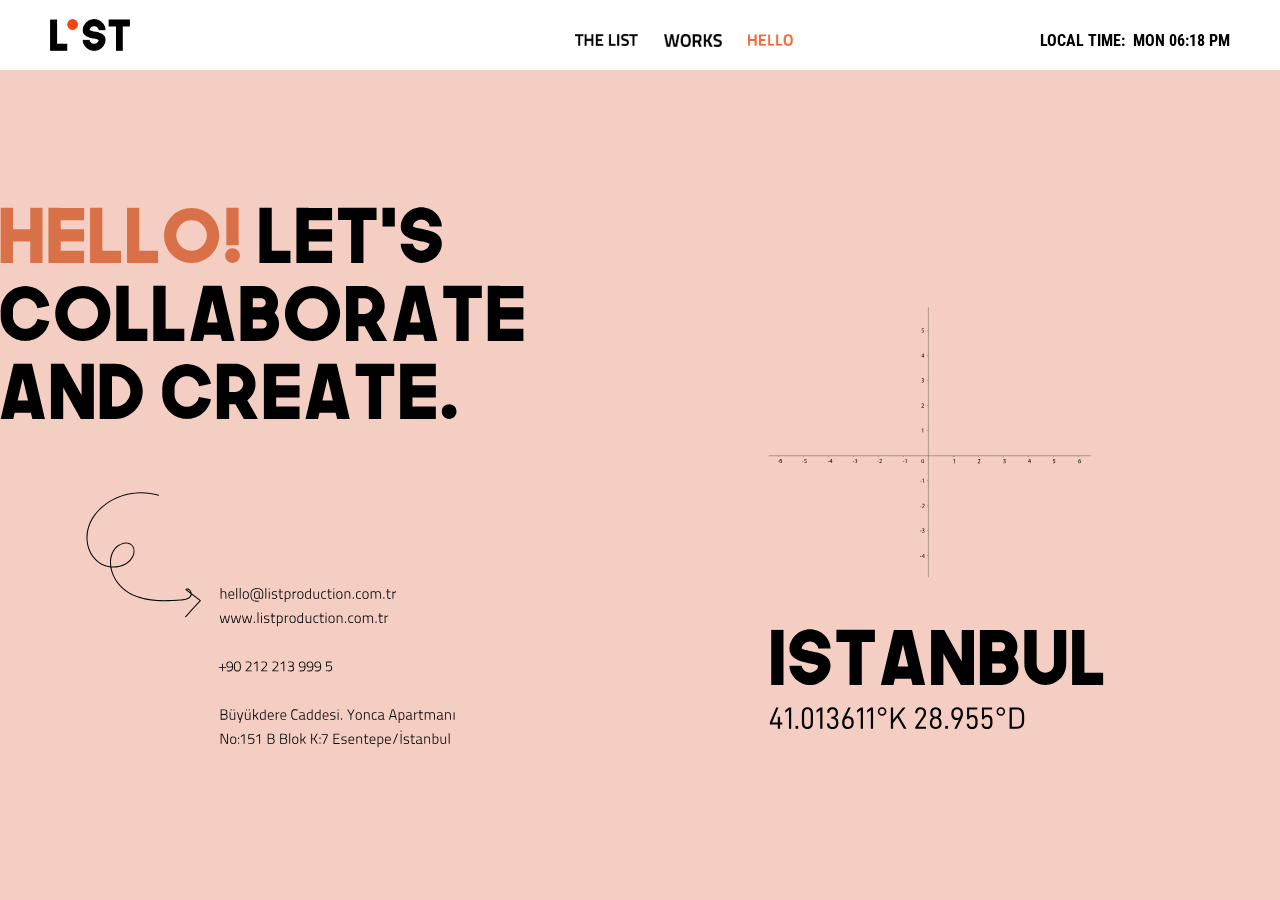
<file: hello.html>
<html lang="en">

<head>
    <meta charset="utf-8">
    <title>The List</title>
    <meta name="viewport" content="width=device-width, initial-scale=1">
    <link rel="icon" type="image/x-icon" href="favicon.ico">

<link rel="preconnect" href="https://fonts.googleapis.com">
<link rel="preconnect" href="https://fonts.gstatic.com" crossorigin>
<link href="https://fonts.googleapis.com/css2?family=Roboto:wght@300;400;500;700&family=Roboto+Condensed:wght@300;400;700&display=swap" rel="stylesheet">
 <link rel="stylesheet" href="https://use.fontawesome.com/releases/v5.5.0/css/all.css">
   


    <link rel="stylesheet" href="main.css">
  
   
</head>

<body class="hello">
    <nav _ngcontent-dkq-c6="">
        <a _ngcontent-dkq-c6="" class="navbar-brand col-sm-3 col-md-2 mr-0">
                <div _ngcontent-dkq-c0="" id="logo"><img _ngcontent-dkq-c0="" id="mobilelogo"
                        src="assets/Artboard1@4x.png"></div>
        </a>
        <div _ngcontent-dkq-c4="" id="links">
            <a _ngcontent-dkq-c4="" id="link_thelist" routerlink="thelist" class="thelist" href="index.html"><span _ngcontent-dkq-c4=""> THE LIST </span></a>
            <a _ngcontent-dkq-c4="" id="link_works" routerlink="works" class="works" href="works.html">
                <span _ngcontent-dkq-c4="">WORKS</span>
            </a>
                
                <a _ngcontent-dkq-c4="" id="link_hello" routerlink="hello"
                class="hello" href="hello.html"><span _ngcontent-dkq-c4="">HELLO</span></a></div>
        <div _ngcontent-dkq-c5="" id="timeClock"><span _ngcontent-dkq-c5="" id="titleTime">LOCAL TIME:&nbsp;</span>Mon
            06:18 PM</div>
    </nav>












<section _ngcontent-iws-c7="" id="hello"><svg _ngcontent-iws-c7="" version="1.1" id="Layer_1" xmlns="http://www.w3.org/2000/svg" xmlns:xlink="http://www.w3.org/1999/xlink" x="0px" y="0px" viewBox="0 0 960 995" xml:space="preserve" style="enable-background: new 0 0 960 995;"><style _ngcontent-iws-c7="" type="text/css"> .st0{fill:#D87148;} .st1{fill:#F5CEC3;}
</style><g _ngcontent-iws-c7=""><g _ngcontent-iws-c7=""><path _ngcontent-iws-c7="" d="M63.81,81.75v82.64H45.4v-32.11H19.46v32.11H1.05V81.75h18.41v32.11H45.4V81.75H63.81z" class="st0"></path><path _ngcontent-iws-c7="" d="M91.09,100.28v13.59h35.03v18.42H91.09v13.7h35.03v18.41H84.13H72.68V81.75h18.41v0.11h35.03v18.41H91.09z" class="st0"></path><path _ngcontent-iws-c7="" d="M181.59,145.98v18.41h-46.48V81.75h18.41v64.23H181.59z" class="st0"></path><path _ngcontent-iws-c7="" d="M237.06,145.98v18.41h-46.48V81.75h18.41v64.23H237.06z" class="st0"></path><path _ngcontent-iws-c7="" d="M287.36,81.87c5.69,0,11.04,1.09,16.06,3.26c5.01,2.17,9.39,5.11,13.14,8.81c3.74,3.71,6.7,8.07,8.87,13.08
			c2.17,5.02,3.26,10.37,3.26,16.06c0,5.76-1.09,11.15-3.26,16.17c-2.17,5.02-5.13,9.38-8.87,13.08c-3.74,3.71-8.12,6.64-13.14,8.81
			c-5.02,2.17-10.37,3.26-16.06,3.26c-5.69,0-11.04-1.08-16.06-3.26c-5.02-2.17-9.39-5.11-13.14-8.81
			c-3.74-3.71-6.7-8.07-8.87-13.08c-2.17-5.01-3.26-10.4-3.26-16.17c0-5.69,1.08-11.04,3.26-16.06c2.17-5.01,5.13-9.38,8.87-13.08
			c3.74-3.71,8.12-6.64,13.14-8.81C276.32,82.95,281.67,81.87,287.36,81.87z M287.36,145.98c3.14,0,6.12-0.59,8.93-1.79
			c2.81-1.19,5.24-2.83,7.3-4.92c2.06-2.08,3.69-4.52,4.88-7.32c1.2-2.79,1.8-5.75,1.8-8.88c0-3.13-0.6-6.07-1.8-8.83
			c-1.2-2.76-2.83-5.18-4.88-7.26c-2.06-2.08-4.49-3.72-7.3-4.92c-2.81-1.19-5.78-1.79-8.93-1.79c-3.14,0-6.12,0.6-8.93,1.79
			c-2.81,1.19-5.24,2.83-7.3,4.92c-2.06,2.09-3.69,4.51-4.88,7.26c-1.2,2.76-1.8,5.7-1.8,8.83c0,3.13,0.6,6.09,1.8,8.88
			c1.2,2.79,2.82,5.23,4.88,7.32c2.06,2.09,4.49,3.72,7.3,4.92C281.24,145.38,284.22,145.98,287.36,145.98z" class="st0"></path><path _ngcontent-iws-c7="" d="M348.67,142.39c3.14,0,5.78,1.07,7.92,3.2c2.13,2.13,3.2,4.74,3.2,7.8c0,3.07-1.07,5.67-3.2,7.8
			c-2.13,2.13-4.77,3.2-7.92,3.2c-3.07,0-5.67-1.07-7.8-3.2c-2.13-2.13-3.2-4.73-3.2-7.8c0-3.07,1.07-5.67,3.2-7.8
			C342.99,143.45,345.6,142.39,348.67,142.39z M357.98,138.01h-18.41V81.75h18.41V138.01z" class="st0"></path><path _ngcontent-iws-c7="" d="M435.68,145.98v18.41H389.2V81.75h18.41v64.23H435.68z"></path><path _ngcontent-iws-c7="" d="M463.08,100.28v13.59h35.03v18.42h-35.03v13.7h35.03v18.41h-41.99h-11.45V81.75h18.41v0.11h35.03v18.41H463.08z"></path><path _ngcontent-iws-c7="" d="M564.81,100.06h-19.65v64.34h-18.41v-64.34h-19.65V81.64h57.71V100.06z"></path><path _ngcontent-iws-c7="" d="M573.79,109.82V81.64h18.41v28.18H573.79z"></path><path _ngcontent-iws-c7="" d="M632,164.39c-4.12,0-8.04-0.79-11.75-2.36c-3.71-1.57-6.98-3.67-9.79-6.29c-2.81-2.62-5.06-5.69-6.75-9.21
			c-1.69-3.52-2.53-7.19-2.53-11h18.41c0,1.35,0.35,2.64,1.07,3.87c0.71,1.23,1.63,2.34,2.75,3.31c1.12,0.97,2.43,1.76,3.93,2.36
			c1.5,0.6,3.03,0.9,4.6,0.9c1.5,0,2.98-0.3,4.43-0.9c1.46-0.6,2.77-1.37,3.93-2.3c1.16-0.94,2.09-2.02,2.81-3.26
			c0.71-1.24,1.1-2.53,1.18-3.87c-0.52-0.45-1.35-0.86-2.47-1.24c-1.12-0.37-2.36-0.73-3.71-1.07c-1.35-0.34-2.73-0.63-4.15-0.9
			c-1.42-0.26-2.66-0.5-3.71-0.73c-2.92-0.52-6.06-1.22-9.43-2.08c-3.37-0.86-6.51-2.08-9.43-3.65s-5.35-3.65-7.3-6.23
			c-1.95-2.58-2.92-5.93-2.92-10.05c0-3.82,0.84-7.48,2.53-11c1.69-3.52,3.94-6.61,6.75-9.26c2.81-2.66,6.08-4.77,9.79-6.34
			c3.71-1.57,7.63-2.36,11.75-2.36c4.05,0,7.93,0.79,11.64,2.36c3.71,1.57,6.97,3.69,9.79,6.34c2.81,2.66,5.06,5.75,6.75,9.26
			c1.69,3.52,2.53,7.19,2.53,11H644.3c0-1.35-0.36-2.66-1.07-3.93c-0.71-1.27-1.65-2.39-2.81-3.37c-1.16-0.97-2.47-1.76-3.93-2.36
			c-1.46-0.6-2.98-0.9-4.55-0.9c-1.57,0-3.09,0.3-4.55,0.9c-1.46,0.6-2.77,1.39-3.93,2.36c-1.16,0.97-2.1,2.08-2.81,3.31
			c-0.71,1.23-1.07,2.53-1.07,3.87c0.45,0.45,1.24,0.86,2.36,1.24c1.13,0.38,2.38,0.75,3.77,1.12c1.39,0.38,2.79,0.69,4.22,0.95
			c1.43,0.26,2.7,0.51,3.83,0.73c2.85,0.6,5.96,1.29,9.34,2.08c3.38,0.79,6.51,1.96,9.4,3.54c2.89,1.57,5.31,3.65,7.26,6.23
			c1.95,2.58,2.93,5.93,2.93,10.05c0,3.82-0.84,7.49-2.53,11c-1.69,3.52-3.94,6.59-6.75,9.21c-2.81,2.62-6.07,4.72-9.79,6.29
			C639.93,163.61,636.05,164.39,632,164.39z"></path><path _ngcontent-iws-c7="" d="M37.99,281.47c-1.27,0-2.53-0.08-3.76-0.22c-1.24-0.15-2.45-0.34-3.65-0.56c-1.2-0.22-2.38-0.52-3.54-0.9
			c-1.16-0.37-2.3-0.79-3.42-1.23c-1.05-0.52-2.1-1.07-3.15-1.63c-1.05-0.56-2.1-1.18-3.15-1.85c-0.98-0.6-1.92-1.29-2.83-2.08
			s-1.77-1.59-2.6-2.41c-1.73-1.57-3.24-3.37-4.52-5.39c-1.36-2.02-2.52-4.12-3.5-6.29c-0.83-2.09-1.54-4.42-2.15-6.96
			c-0.45-2.32-0.68-4.79-0.68-7.41V236c0-2.47,0.22-4.94,0.68-7.41c0.3-1.2,0.62-2.38,0.96-3.54c0.34-1.16,0.74-2.3,1.19-3.42
			c0.53-1.05,1.07-2.09,1.64-3.14c0.56-1.05,1.19-2.06,1.86-3.03c0.6-1.05,1.3-2.02,2.09-2.92c0.79-0.9,1.6-1.76,2.43-2.58
			c1.58-1.57,3.39-3.07,5.42-4.49c1.95-1.27,4.05-2.39,6.3-3.37c1.12-0.45,2.26-0.86,3.42-1.23c1.16-0.37,2.34-0.67,3.54-0.9
			c4.94-1.05,9.88-1.05,14.82,0c1.2,0.22,2.38,0.52,3.54,0.9c1.16,0.38,2.3,0.79,3.42,1.23c2.32,0.97,4.38,2.1,6.18,3.37
			c2.02,1.35,3.85,2.85,5.5,4.49c1.65,1.65,3.14,3.48,4.49,5.5c1.27,1.8,2.39,3.86,3.37,6.17c0.9,2.1,1.61,4.42,2.13,6.96
			l-17.96,3.71c-0.22-1.2-0.56-2.36-1.01-3.48c-0.6-1.2-1.2-2.25-1.8-3.14c-0.52-0.97-1.27-1.87-2.25-2.7
			c-0.38-0.45-0.79-0.84-1.24-1.18s-0.94-0.69-1.46-1.07c-0.9-0.6-1.95-1.2-3.14-1.8c-1.12-0.45-2.28-0.79-3.48-1.01
			c-2.55-0.6-5.02-0.6-7.41,0c-1.2,0.22-2.36,0.56-3.48,1.01c-1.2,0.6-2.25,1.2-3.14,1.8c-0.53,0.38-1.01,0.73-1.46,1.07
			s-0.9,0.73-1.35,1.18c-0.9,0.9-1.65,1.8-2.25,2.7c-0.75,1.05-1.31,2.1-1.68,3.14c-0.22,0.6-0.43,1.18-0.62,1.74
			c-0.19,0.56-0.36,1.14-0.51,1.74c-0.22,1.27-0.34,2.51-0.34,3.71v8.53c0,1.35,0.11,2.62,0.34,3.82c0.15,0.6,0.32,1.18,0.51,1.74
			c0.19,0.56,0.39,1.11,0.62,1.63c0.52,1.27,1.08,2.32,1.68,3.14c0.37,0.52,0.75,1.01,1.12,1.46c0.37,0.45,0.75,0.9,1.12,1.35
			c0.45,0.38,0.9,0.75,1.35,1.12c0.45,0.38,0.93,0.75,1.46,1.12c1.05,0.75,2.09,1.31,3.14,1.68c0.6,0.22,1.18,0.43,1.74,0.62
			c0.56,0.19,1.14,0.36,1.74,0.51c2.39,0.45,4.87,0.45,7.41,0c0.6-0.15,1.18-0.32,1.74-0.51c0.56-0.19,1.14-0.39,1.74-0.62
			c1.05-0.37,2.09-0.93,3.14-1.68c0.9-0.6,1.8-1.35,2.7-2.25c0.45-0.45,0.86-0.9,1.23-1.35c0.37-0.45,0.71-0.93,1.01-1.46
			c0.37-0.45,0.69-0.94,0.96-1.46c0.26-0.52,0.54-1.08,0.84-1.68c0.22-0.52,0.41-1.07,0.56-1.63c0.15-0.56,0.3-1.14,0.45-1.74
			l17.96,3.59c-0.45,2.47-1.16,4.79-2.13,6.96c-0.82,2.1-1.95,4.19-3.37,6.29c-0.67,0.97-1.39,1.91-2.13,2.81
			c-0.75,0.9-1.53,1.76-2.36,2.58c-0.82,0.83-1.68,1.63-2.58,2.41c-0.9,0.79-1.87,1.48-2.92,2.08c-0.97,0.67-1.98,1.29-3.03,1.85
			c-1.05,0.56-2.1,1.11-3.14,1.63c-1.12,0.45-2.26,0.86-3.42,1.23c-1.16,0.38-2.34,0.67-3.54,0.9c-1.27,0.22-2.51,0.41-3.71,0.56
			C40.49,281.4,39.26,281.47,37.99,281.47z"></path><path _ngcontent-iws-c7="" d="M124.22,198.84c5.69,0,11.04,1.09,16.06,3.26c5.01,2.17,9.39,5.11,13.14,8.81c3.74,3.71,6.7,8.07,8.87,13.08
			c2.17,5.02,3.26,10.37,3.26,16.06c0,5.76-1.09,11.15-3.26,16.17c-2.17,5.02-5.13,9.38-8.87,13.08c-3.74,3.71-8.12,6.64-13.14,8.81
			c-5.02,2.17-10.37,3.26-16.06,3.26c-5.69,0-11.04-1.08-16.06-3.26c-5.02-2.17-9.39-5.11-13.14-8.81
			c-3.74-3.71-6.7-8.07-8.87-13.08c-2.17-5.01-3.26-10.4-3.26-16.17c0-5.69,1.08-11.04,3.26-16.06c2.17-5.01,5.13-9.38,8.87-13.08
			c3.74-3.71,8.12-6.64,13.14-8.81C113.18,199.92,118.53,198.84,124.22,198.84z M124.22,262.95c3.14,0,6.12-0.59,8.93-1.79
			c2.81-1.19,5.24-2.83,7.3-4.92c2.06-2.08,3.69-4.52,4.88-7.32c1.2-2.79,1.8-5.75,1.8-8.88c0-3.13-0.6-6.07-1.8-8.83
			c-1.2-2.76-2.83-5.18-4.88-7.26c-2.06-2.08-4.49-3.72-7.3-4.92c-2.81-1.19-5.78-1.79-8.93-1.79c-3.14,0-6.12,0.6-8.93,1.79
			c-2.81,1.19-5.24,2.83-7.3,4.92c-2.06,2.09-3.69,4.51-4.88,7.26c-1.2,2.76-1.8,5.7-1.8,8.83c0,3.13,0.6,6.09,1.8,8.88
			c1.2,2.79,2.82,5.23,4.88,7.32c2.06,2.09,4.49,3.72,7.3,4.92C118.1,262.35,121.07,262.95,124.22,262.95z"></path><path _ngcontent-iws-c7="" d="M221,262.95v18.41h-46.48v-82.64h18.41v64.23H221z"></path><path _ngcontent-iws-c7="" d="M276.47,262.95v18.41h-46.48v-82.64h18.41v64.23H276.47z"></path><path _ngcontent-iws-c7="" d="M332.27,198.72l19.54,82.64h-18.86l-2.25-9.21h-24.25l-2.13,9.21h-18.86l19.42-82.64H332.27z M310.83,253.74h15.61
			l-7.86-33.12L310.83,253.74z"></path><path _ngcontent-iws-c7="" d="M411.99,239.03c2.09,2.25,3.72,4.81,4.88,7.69c1.16,2.88,1.74,6.01,1.74,9.38c0,3.44-0.66,6.7-1.97,9.77
			c-1.31,3.07-3.11,5.75-5.4,8.03c-2.29,2.28-4.97,4.08-8.04,5.39c-3.08,1.31-6.34,1.96-9.79,1.96l-32.62,0.22v-82.64h31.05
			c3.45,0,6.71,0.66,9.79,1.96c3.08,1.31,5.76,3.13,8.05,5.45c2.29,2.32,4.09,5.02,5.4,8.08c1.31,3.07,1.97,6.33,1.97,9.77
			c0,2.85-0.45,5.52-1.35,8.03C414.8,234.64,413.56,236.94,411.99,239.03z M379.21,217.25v13.59h12.8c1.87-0.07,3.44-0.77,4.72-2.08
			c1.27-1.31,1.91-2.86,1.91-4.66c0-1.95-0.67-3.57-2.02-4.88c-1.35-1.31-2.96-1.96-4.83-1.96H379.21z M393.35,262.84
			c1.95,0,3.57-0.65,4.88-1.96c1.31-1.31,1.96-2.9,1.96-4.77c0-1.95-0.66-3.57-1.96-4.88c-1.31-1.31-2.94-1.96-4.88-1.96h-14.15
			v13.59H393.35z"></path><path _ngcontent-iws-c7="" d="M468.81,198.84c5.69,0,11.04,1.09,16.06,3.26c5.01,2.17,9.39,5.11,13.14,8.81c3.74,3.71,6.7,8.07,8.87,13.08
			c2.17,5.02,3.26,10.37,3.26,16.06c0,5.76-1.09,11.15-3.26,16.17c-2.17,5.02-5.13,9.38-8.87,13.08c-3.74,3.71-8.12,6.64-13.14,8.81
			c-5.02,2.17-10.37,3.26-16.06,3.26c-5.69,0-11.04-1.08-16.06-3.26c-5.02-2.17-9.39-5.11-13.14-8.81
			c-3.74-3.71-6.7-8.07-8.87-13.08c-2.17-5.01-3.26-10.4-3.26-16.17c0-5.69,1.08-11.04,3.26-16.06c2.17-5.01,5.13-9.38,8.87-13.08
			c3.74-3.71,8.12-6.64,13.14-8.81C457.76,199.92,463.12,198.84,468.81,198.84z M468.81,262.95c3.14,0,6.12-0.59,8.93-1.79
			c2.81-1.19,5.24-2.83,7.3-4.92c2.06-2.08,3.69-4.52,4.88-7.32c1.2-2.79,1.8-5.75,1.8-8.88c0-3.13-0.6-6.07-1.8-8.83
			c-1.2-2.76-2.83-5.18-4.88-7.26c-2.06-2.08-4.49-3.72-7.3-4.92c-2.81-1.19-5.78-1.79-8.93-1.79c-3.14,0-6.12,0.6-8.93,1.79
			c-2.81,1.19-5.24,2.83-7.3,4.92c-2.06,2.09-3.69,4.51-4.88,7.26c-1.2,2.76-1.8,5.7-1.8,8.83c0,3.13,0.6,6.09,1.8,8.88
			c1.2,2.79,2.82,5.23,4.88,7.32c2.06,2.09,4.49,3.72,7.3,4.92C462.69,262.35,465.66,262.95,468.81,262.95z"></path><path _ngcontent-iws-c7="" d="M537.52,281.36h-18.41v-82.53h27.56c4.2,0,8.14,0.79,11.81,2.36c3.68,1.57,6.9,3.74,9.68,6.51
			c2.78,2.77,4.95,5.99,6.52,9.66c1.58,3.67,2.36,7.56,2.36,11.68c0,5.02-1.11,9.64-3.32,13.87c-2.21,4.23-5.2,7.73-8.95,10.5
			l15.98,28.07h-21.16l-12.61-22.12h-0.34h-9.12V281.36z M537.52,240.94h9.09c1.65,0,3.2-0.31,4.66-0.95
			c1.46-0.63,2.73-1.48,3.82-2.56c1.08-1.07,1.95-2.33,2.58-3.78c0.63-1.45,0.95-2.99,0.95-4.62c0-1.63-0.32-3.15-0.95-4.56
			c-0.64-1.41-1.5-2.65-2.58-3.73c-1.09-1.07-2.36-1.93-3.82-2.56c-1.46-0.63-3.01-0.95-4.66-0.95h-9.09V240.94z"></path><path _ngcontent-iws-c7="" d="M636.44,198.72l19.54,82.64h-18.86l-2.25-9.21h-24.25l-2.13,9.21h-18.86l19.42-82.64H636.44z M614.99,253.74h15.61
			l-7.86-33.12L614.99,253.74z"></path><path _ngcontent-iws-c7="" d="M722.67,217.02h-19.65v64.34h-18.41v-64.34h-19.65v-18.41h57.71V217.02z"></path><path _ngcontent-iws-c7="" d="M750.07,217.25v13.59h35.03v18.42h-35.03v13.7h35.03v18.41h-41.99h-11.45v-82.64h18.41v0.11h35.03v18.41H750.07z"></path><path _ngcontent-iws-c7="" d="M47.87,315.69l19.54,82.64H48.54l-2.25-9.21H22.04l-2.13,9.21H1.05l19.42-82.64H47.87z M26.42,370.71h15.61l-7.86-33.12
			L26.42,370.71z"></path><path _ngcontent-iws-c7="" d="M121.03,398.33L94.8,351.17v47.16H76.39V315.8h19.65l26.27,47.16V315.8h18.41v82.53H121.03z"></path><path _ngcontent-iws-c7="" d="M172.72,315.8c5.69,0,11.04,1.09,16.06,3.26c5.01,2.17,9.39,5.13,13.14,8.87c3.74,3.74,6.7,8.1,8.87,13.08
			c2.17,4.98,3.26,10.31,3.26,16c0,5.69-1.09,11.04-3.26,16.06c-2.17,5.02-5.13,9.4-8.87,13.14c-3.74,3.74-8.12,6.7-13.14,8.87
			c-5.02,2.17-10.37,3.26-16.06,3.26h-23.13V315.8H172.72z M172.72,379.92c3.14,0,6.12-0.6,8.93-1.79c2.81-1.2,5.24-2.82,7.3-4.87
			c2.06-2.05,3.69-4.48,4.88-7.28c1.2-2.8,1.8-5.77,1.8-8.91c0-3.13-0.6-6.08-1.8-8.85c-1.2-2.76-2.83-5.19-4.88-7.28
			c-2.06-2.09-4.49-3.73-7.3-4.93c-2.81-1.19-5.78-1.79-8.93-1.79h-4.72v45.7H172.72z"></path><path _ngcontent-iws-c7="" d="M280.4,398.44c-1.27,0-2.53-0.08-3.76-0.22c-1.24-0.15-2.45-0.34-3.65-0.56c-1.2-0.22-2.38-0.52-3.54-0.9
			c-1.16-0.37-2.3-0.79-3.42-1.23c-1.05-0.52-2.1-1.07-3.15-1.63c-1.05-0.56-2.1-1.18-3.15-1.85c-0.98-0.6-1.92-1.29-2.83-2.08
			c-0.9-0.79-1.77-1.59-2.6-2.41c-1.73-1.57-3.24-3.37-4.52-5.39c-1.36-2.02-2.52-4.12-3.5-6.29c-0.83-2.09-1.54-4.42-2.15-6.96
			c-0.45-2.32-0.68-4.79-0.68-7.41v-8.53c0-2.47,0.22-4.94,0.68-7.41c0.3-1.2,0.62-2.38,0.96-3.54c0.34-1.16,0.74-2.3,1.19-3.42
			c0.53-1.05,1.07-2.09,1.64-3.14c0.56-1.05,1.19-2.06,1.86-3.03c0.6-1.05,1.3-2.02,2.09-2.92c0.79-0.9,1.6-1.76,2.43-2.58
			c1.58-1.57,3.39-3.07,5.42-4.49c1.95-1.27,4.05-2.39,6.3-3.37c1.12-0.45,2.26-0.86,3.42-1.23c1.16-0.37,2.34-0.67,3.54-0.9
			c4.94-1.05,9.88-1.05,14.82,0c1.2,0.22,2.38,0.52,3.54,0.9c1.16,0.38,2.3,0.79,3.42,1.23c2.32,0.97,4.38,2.1,6.18,3.37
			c2.02,1.35,3.85,2.85,5.5,4.49c1.65,1.65,3.14,3.48,4.49,5.5c1.27,1.8,2.39,3.86,3.37,6.17c0.9,2.1,1.61,4.42,2.13,6.96
			l-17.96,3.71c-0.22-1.2-0.56-2.36-1.01-3.48c-0.6-1.2-1.2-2.25-1.8-3.14c-0.52-0.97-1.27-1.87-2.25-2.7
			c-0.38-0.45-0.79-0.84-1.24-1.18s-0.94-0.69-1.46-1.07c-0.9-0.6-1.95-1.2-3.14-1.8c-1.12-0.45-2.28-0.79-3.48-1.01
			c-2.55-0.6-5.02-0.6-7.41,0c-1.2,0.22-2.36,0.56-3.48,1.01c-1.2,0.6-2.25,1.2-3.14,1.8c-0.53,0.38-1.01,0.73-1.46,1.07
			s-0.9,0.73-1.35,1.18c-0.9,0.9-1.65,1.8-2.25,2.7c-0.75,1.05-1.31,2.1-1.68,3.14c-0.22,0.6-0.43,1.18-0.62,1.74
			c-0.19,0.56-0.36,1.14-0.51,1.74c-0.22,1.27-0.34,2.51-0.34,3.71v8.53c0,1.35,0.11,2.62,0.34,3.82c0.15,0.6,0.32,1.18,0.51,1.74
			c0.19,0.56,0.39,1.11,0.62,1.63c0.52,1.27,1.08,2.32,1.68,3.14c0.37,0.52,0.75,1.01,1.12,1.46c0.37,0.45,0.75,0.9,1.12,1.35
			c0.45,0.38,0.9,0.75,1.35,1.12c0.45,0.38,0.93,0.75,1.46,1.12c1.05,0.75,2.09,1.31,3.14,1.68c0.6,0.22,1.18,0.43,1.74,0.62
			c0.56,0.19,1.14,0.36,1.74,0.51c2.39,0.45,4.87,0.45,7.41,0c0.6-0.15,1.18-0.32,1.74-0.51c0.56-0.19,1.14-0.39,1.74-0.62
			c1.05-0.37,2.09-0.93,3.14-1.68c0.9-0.6,1.8-1.35,2.7-2.25c0.45-0.45,0.86-0.9,1.23-1.35c0.37-0.45,0.71-0.93,1.01-1.46
			c0.37-0.45,0.69-0.94,0.96-1.46c0.26-0.52,0.54-1.08,0.84-1.68c0.22-0.52,0.41-1.07,0.56-1.63c0.15-0.56,0.3-1.14,0.45-1.74
			l17.96,3.59c-0.45,2.47-1.16,4.79-2.13,6.96c-0.82,2.1-1.95,4.19-3.37,6.29c-0.67,0.97-1.39,1.91-2.13,2.81
			c-0.75,0.9-1.53,1.76-2.36,2.58c-0.82,0.83-1.68,1.63-2.58,2.41c-0.9,0.79-1.87,1.48-2.92,2.08c-0.97,0.67-1.98,1.29-3.03,1.85
			c-1.05,0.56-2.1,1.11-3.14,1.63c-1.12,0.45-2.26,0.86-3.42,1.23c-1.16,0.38-2.34,0.67-3.54,0.9c-1.27,0.22-2.51,0.41-3.71,0.56
			C282.91,398.37,281.67,398.44,280.4,398.44z"></path><path _ngcontent-iws-c7="" d="M343.73,398.33h-18.41V315.8h27.56c4.2,0,8.14,0.79,11.81,2.36c3.68,1.57,6.9,3.74,9.68,6.51
			c2.78,2.77,4.95,5.99,6.52,9.66c1.58,3.67,2.36,7.56,2.36,11.68c0,5.02-1.11,9.64-3.32,13.87c-2.21,4.23-5.2,7.73-8.95,10.5
			l15.98,28.07H365.8l-12.61-22.12h-0.34h-9.12V398.33z M343.73,357.91h9.09c1.65,0,3.2-0.31,4.66-0.95
			c1.46-0.63,2.73-1.48,3.82-2.56c1.08-1.07,1.95-2.33,2.58-3.78c0.63-1.45,0.95-2.99,0.95-4.62c0-1.63-0.32-3.15-0.95-4.56
			c-0.64-1.41-1.5-2.65-2.58-3.73c-1.09-1.07-2.36-1.93-3.82-2.56c-1.46-0.63-3.01-0.95-4.66-0.95h-9.09V357.91z"></path><path _ngcontent-iws-c7="" d="M414.24,334.22v13.59h35.03v18.42h-35.03v13.7h35.03v18.41h-41.99h-11.45v-82.64h18.41v0.11h35.03v18.41H414.24z"></path><path _ngcontent-iws-c7="" d="M505.07,315.69l19.54,82.64h-18.86l-2.25-9.21h-24.25l-2.13,9.21h-18.86l19.42-82.64H505.07z M483.63,370.71h15.61
			l-7.86-33.12L483.63,370.71z"></path><path _ngcontent-iws-c7="" d="M591.31,333.99h-19.65v64.34h-18.41v-64.34h-19.65v-18.41h57.71V333.99z"></path><path _ngcontent-iws-c7="" d="M618.7,334.22v13.59h35.03v18.42H618.7v13.7h35.03v18.41h-41.99h-11.45v-82.64h18.41v0.11h35.03v18.41H618.7z"></path><path _ngcontent-iws-c7="" d="M684.72,387.33c0,3.07-1.07,5.67-3.2,7.8c-2.13,2.13-4.74,3.2-7.8,3.2c-3.07,0-5.67-1.07-7.8-3.2
			c-2.13-2.13-3.2-4.73-3.2-7.8c0-3.07,1.07-5.67,3.2-7.8c2.13-2.13,4.73-3.2,7.8-3.2c3.07,0,5.67,1.07,7.8,3.2
			C683.66,381.66,684.72,384.26,684.72,387.33z"></path></g></g><g _ngcontent-iws-c7=""><g _ngcontent-iws-c7=""><path _ngcontent-iws-c7="" d="M238.15,512.2c-17.39-5.35-36.34-5.19-53.72,0.18c-16.77,5.18-32.2,15.25-42.7,29.43c-9.99,13.49-14.62,30.51-10.52,47.02
			c1.92,7.74,5.69,15.07,11.24,20.84c5.34,5.56,12.25,9.33,19.8,10.86c14.35,2.92,32.27-2.35,38.17-16.96
			c2.7-6.68,1.71-15.47-5.54-18.78c-6.12-2.79-13.47-0.24-18.56,3.55c-11.91,8.87-13.38,25.98-9.2,39.21
			c4.6,14.56,15.43,27.14,28.98,34.09c17.1,8.77,36.7,10.39,55.61,10.05c4.86-0.09,9.72-0.3,14.58-0.57
			c4.14-0.23,8.4-0.28,12.43-1.36c3.29-0.88,6.96-2.76,8.36-6.08c1.17-2.77,0.32-6.12-1.52-8.4c-1.73-2.14-4.44-3.15-6.92-1.63
			c-0.37,0.23-0.55,0.87-0.15,1.18c7.17,5.55,14.35,11.1,21.52,16.66c0-0.35,0-0.71,0-1.06c-7.43,8.11-14.85,16.21-22.28,24.32
			c-0.65,0.71,0.41,1.77,1.06,1.06c7.43-8.11,14.85-16.21,22.28-24.32c0.25-0.27,0.33-0.8,0-1.06c-7.17-5.55-14.35-11.1-21.52-16.66
			c-0.05,0.39-0.1,0.79-0.15,1.18c2.81-1.72,5.42,1.09,6.3,3.63c1.2,3.49-0.54,6.44-3.6,8.22c-3.23,1.88-7.14,2.29-10.8,2.54
			c-4.42,0.29-8.84,0.51-13.26,0.68c-17.77,0.67-36.1,0.18-52.96-6.06c-7.44-2.75-14.39-6.6-20.28-11.94
			c-5.33-4.83-9.79-10.64-13.04-17.06c-6.15-12.17-7.87-27.68-0.12-39.59c3.53-5.43,9.99-9.71,16.53-10.19
			c3-0.22,6.08,0.46,8.41,2.46c2.83,2.44,4.03,6.09,3.8,9.76c-0.48,7.66-6.01,14.13-12.39,17.87c-6.13,3.59-13.39,4.98-20.44,4.48
			c-7.18-0.51-14.31-3.04-20-7.49c-6-4.69-10.46-11.16-13.15-18.26c-5.64-14.91-3.47-31.34,4.41-45
			c8.22-14.26,21.65-25.12,36.61-31.68c15.69-6.88,33.45-9.17,50.37-6.47c4.05,0.65,8.05,1.59,11.97,2.79
			C238.68,513.93,239.08,512.48,238.15,512.2L238.15,512.2z"></path></g></g><g _ngcontent-iws-c7="" onclick="window.open('https://www.google.com/maps/dir//Esentepe,+Büyükdere+Cd.+No:151,+34394+Şişli%2Fİstanbul/data=!4m6!4m5!1m1!4e2!1m2!1m1!1s0x14cab6682546e8d7:0x33d9795a4be15f50?sa=X&amp;ved=2ahUKEwjxwdrR6rT-AhWIQvEDHdecBFcQwwV6BAgREAM', '_blank');"><rect _ngcontent-iws-c7="" x="326.37" y="825.37" width="366.2" height="70.95" class="st1"></rect><g _ngcontent-iws-c7="" onclick="location.href = 'https://www.google.com/maps/dir//Esentepe,+Büyükdere+Cd.+No:151,+34394+Şişli%2Fİstanbul/data=!4m6!4m5!1m1!4e2!1m2!1m1!1s0x14cab6682546e8d7:0x33d9795a4be15f50?sa=X&amp;ved=2ahUKEwjxwdrR6rT-AhWIQvEDHdecBFcQwwV6BAgREAM'"><g _ngcontent-iws-c7=""><g _ngcontent-iws-c7=""><path _ngcontent-iws-c7="" d="M336.44,834.18c2.9,0,4.49,1.12,4.49,3.76c0,2.13-0.77,3.15-2,3.67c1.36,0.44,2.53,1.32,2.53,3.59
					c0,3.28-1.85,4.31-4.69,4.31h-5.74v-15.34H336.44z M332.37,835.43v5.68h4.22c2.09,0,2.95-1.06,2.95-3.04
					c0-1.89-1.01-2.64-3.15-2.64H332.37z M332.37,842.34v5.92h4.36c2,0,3.34-0.73,3.34-3.1c0-2.66-2.33-2.82-3.48-2.82H332.37z"></path><path _ngcontent-iws-c7="" d="M352.83,838.51v11h-1.3v-0.77c0,0-1.72,0.99-3.39,0.99c-3.06,0-3.67-1.34-3.67-5.48v-5.74h1.3v5.7
					c0,3.3,0.33,4.33,2.53,4.33c1.65,0,3.23-0.92,3.23-0.92v-9.11H352.83z M346.05,833.91h1.28v1.74h-1.28V833.91z M350.37,833.91
					h1.28v1.74h-1.28V833.91z"></path><path _ngcontent-iws-c7="" d="M356.83,838.51l2.93,9.75h0.79l2.95-9.75h1.34l-4.75,15.95h-1.32l1.45-4.95h-1.5l-3.23-11H356.83z"></path><path _ngcontent-iws-c7="" d="M375.69,838.51v11h-1.3v-0.77c0,0-1.72,0.99-3.39,0.99c-3.06,0-3.67-1.34-3.67-5.48v-5.74h1.3v5.7
					c0,3.3,0.33,4.33,2.53,4.33c1.65,0,3.23-0.92,3.23-0.92v-9.11H375.69z M368.91,833.91h1.28v1.74h-1.28V833.91z M373.23,833.91
					h1.28v1.74h-1.28V833.91z"></path><path _ngcontent-iws-c7="" d="M379.76,849.51v-15.89h1.32V843l1.83-0.07l3.56-4.42h1.5l-3.87,5.04l3.92,5.96h-1.52l-3.56-5.28l-1.85,0.07v5.21H379.76
					z"></path><path _ngcontent-iws-c7="" d="M398.44,849.51h-1.32v-0.79c0,0-1.74,1.01-3.52,1.01c-1.85,0-3.85-0.66-3.85-5.63c0-3.83,1.14-5.79,4.6-5.79
					c0.97,0,2.35,0.2,2.77,0.26v-4.47h1.32V849.51z M397.12,847.58v-7.83c-0.44-0.04-1.85-0.24-2.73-0.24
					c-2.62,0-3.32,1.61-3.32,4.64c0,3.85,1.39,4.36,2.66,4.38C395.36,848.5,397.12,847.58,397.12,847.58z"></path><path _ngcontent-iws-c7="" d="M410.07,848.33l0.04,1.1c0,0-2.49,0.31-4.2,0.31c-3.28-0.02-4.27-2-4.27-5.68c0-4.25,1.85-5.74,4.53-5.74
					c2.84,0,4.33,1.5,4.33,5.19l-0.04,1.06h-7.48c0,2.6,0.75,3.96,3.06,3.96C407.65,848.52,410.07,848.33,410.07,848.33z
					 M409.19,843.46c0-2.9-0.95-3.98-3.01-3.98c-2,0-3.19,1.12-3.19,3.98H409.19z"></path><path _ngcontent-iws-c7="" d="M413.64,838.51h1.32v1.56c0,0,1.78-1.36,4.03-1.78v1.34c-2.09,0.42-4.03,1.67-4.03,1.67v8.21h-1.32V838.51z"></path><path _ngcontent-iws-c7="" d="M429.04,848.33l0.04,1.1c0,0-2.49,0.31-4.2,0.31c-3.28-0.02-4.27-2-4.27-5.68c0-4.25,1.85-5.74,4.53-5.74
					c2.84,0,4.33,1.5,4.33,5.19l-0.04,1.06h-7.48c0,2.6,0.75,3.96,3.06,3.96C426.62,848.52,429.04,848.33,429.04,848.33z
					 M428.16,843.46c0-2.9-0.95-3.98-3.01-3.98c-2,0-3.19,1.12-3.19,3.98H428.16z"></path><path _ngcontent-iws-c7="" d="M446.59,849.25c0,0-2.4,0.48-4.14,0.48c-4.55,0-5.54-2.86-5.54-7.83c0-5.04,0.97-7.94,5.54-7.94
					c2.05,0,4.16,0.46,4.16,0.46l-0.09,1.25c0,0-2.33-0.42-3.96-0.42c-3.67,0-4.25,2.35-4.25,6.64c0,4.22,0.59,6.51,4.27,6.51
					c1.45,0,3.94-0.4,3.94-0.4L446.59,849.25z"></path><path _ngcontent-iws-c7="" d="M456.93,847.58c0.07,0.68,0.7,0.9,1.43,0.99l-0.07,1.14c-1.19,0-1.94-0.22-2.49-0.84c0,0-1.98,0.86-4.22,0.86
					c-1.85,0-2.93-1.17-2.93-3.32c0-2.02,0.99-3.01,3.23-3.21l3.74-0.38v-0.99c0-1.58-0.75-2.27-2.11-2.27
					c-1.61,0-4.18,0.33-4.18,0.33l-0.09-1.17c0,0,2.6-0.42,4.31-0.42c2.29,0,3.37,1.1,3.37,3.52V847.58z M452.05,844.26
					c-1.47,0.13-2.02,0.92-2.02,2.13c0,1.41,0.64,2.18,1.72,2.18c1.87,0,3.89-0.75,3.89-0.75v-3.89L452.05,844.26z"></path><path _ngcontent-iws-c7="" d="M468.86,849.51h-1.32v-0.79c0,0-1.74,1.01-3.52,1.01c-1.85,0-3.85-0.66-3.85-5.63c0-3.83,1.14-5.79,4.6-5.79
					c0.97,0,2.35,0.2,2.77,0.26v-4.47h1.32V849.51z M467.54,847.58v-7.83c-0.44-0.04-1.85-0.24-2.73-0.24
					c-2.62,0-3.32,1.61-3.32,4.64c0,3.85,1.39,4.36,2.66,4.38C465.78,848.5,467.54,847.58,467.54,847.58z"></path><path _ngcontent-iws-c7="" d="M480.76,849.51h-1.32v-0.79c0,0-1.74,1.01-3.52,1.01c-1.85,0-3.85-0.66-3.85-5.63c0-3.83,1.14-5.79,4.6-5.79
					c0.97,0,2.35,0.2,2.77,0.26v-4.47h1.32V849.51z M479.44,847.58v-7.83c-0.44-0.04-1.85-0.24-2.73-0.24
					c-2.62,0-3.32,1.61-3.32,4.64c0,3.85,1.39,4.36,2.66,4.38C477.68,848.5,479.44,847.58,479.44,847.58z"></path><path _ngcontent-iws-c7="" d="M492.4,848.33l0.04,1.1c0,0-2.49,0.31-4.2,0.31c-3.28-0.02-4.27-2-4.27-5.68c0-4.25,1.85-5.74,4.53-5.74
					c2.84,0,4.33,1.5,4.33,5.19l-0.04,1.06h-7.48c0,2.6,0.75,3.96,3.06,3.96C489.98,848.52,492.4,848.33,492.4,848.33z
					 M491.52,843.46c0-2.9-0.95-3.98-3.01-3.98c-2,0-3.19,1.12-3.19,3.98H491.52z"></path><path _ngcontent-iws-c7="" d="M502.93,839.85c0,0-2.38-0.35-3.81-0.35c-1.39,0-2.6,0.37-2.6,1.87c0,1.14,0.55,1.5,2.86,1.85
					c2.88,0.46,3.96,0.99,3.96,3.1c0,2.57-1.61,3.41-4.25,3.41c-1.34,0-3.79-0.4-3.79-0.4l0.09-1.17c0,0,2.46,0.37,3.59,0.37
					c1.91,0,3.01-0.44,3.01-2.16c0-1.32-0.66-1.58-3.01-1.96c-2.64-0.42-3.81-0.9-3.81-3.01c0-2.4,1.96-3.1,3.87-3.1
					c1.67,0,3.92,0.37,3.92,0.37L502.93,839.85z"></path><path _ngcontent-iws-c7="" d="M506.47,834.11h1.32v1.65h-1.32V834.11z M506.47,838.51h1.32v11h-1.32V838.51z"></path><path _ngcontent-iws-c7="" d="M511.51,847.29h1.45v2.22h-1.45V847.29z"></path><path _ngcontent-iws-c7="" d="M527,849.51h-1.36v-6.58l-4.91-8.76h1.52l4.07,7.24l4-7.24h1.52l-4.84,8.76V849.51z"></path><path _ngcontent-iws-c7="" d="M542.73,843.86c0,3.94-0.9,5.88-4.58,5.88c-3.7,0-4.64-1.74-4.64-5.9c0-3.89,1.23-5.52,4.64-5.52
					C541.34,838.31,542.73,840.01,542.73,843.86z M541.36,843.86c0-3.15-0.97-4.36-3.21-4.36c-2.53,0-3.3,1.06-3.3,4.33
					c0,3.34,0.46,4.71,3.3,4.71C540.99,848.55,541.36,847.01,541.36,843.86z"></path><path _ngcontent-iws-c7="" d="M545.94,849.51v-11h1.32v0.79c0,0,1.89-0.99,3.56-0.99c3.01,0,3.67,1.39,3.67,5.48v5.72h-1.3v-5.7
					c0-3.21-0.35-4.29-2.53-4.29c-1.65,0-3.41,0.92-3.41,0.92v9.07H545.94z"></path><path _ngcontent-iws-c7="" d="M565.04,838.58l-0.04,1.17c0,0-1.76-0.2-2.6-0.2c-2.64,0-3.41,1.12-3.41,4.27c0,3.41,0.55,4.69,3.41,4.69
					c0.84,0,2.62-0.2,2.62-0.2l0.07,1.17c0,0-1.98,0.26-2.93,0.26c-3.56,0-4.51-1.58-4.51-5.92c0-4.03,1.25-5.5,4.53-5.5
					C563.12,838.31,565.04,838.58,565.04,838.58z"></path><path _ngcontent-iws-c7="" d="M575.47,847.58c0.07,0.68,0.7,0.9,1.43,0.99l-0.07,1.14c-1.19,0-1.94-0.22-2.49-0.84c0,0-1.98,0.86-4.22,0.86
					c-1.85,0-2.93-1.17-2.93-3.32c0-2.02,0.99-3.01,3.23-3.21l3.74-0.38v-0.99c0-1.58-0.75-2.27-2.11-2.27
					c-1.61,0-4.18,0.33-4.18,0.33l-0.09-1.17c0,0,2.6-0.42,4.31-0.42c2.29,0,3.37,1.1,3.37,3.52V847.58z M570.58,844.26
					c-1.47,0.13-2.02,0.92-2.02,2.13c0,1.41,0.64,2.18,1.72,2.18c1.87,0,3.9-0.75,3.9-0.75v-3.89L570.58,844.26z"></path><path _ngcontent-iws-c7="" d="M587.76,834.18h3.19l4.33,15.31h-1.36l-1.28-4.16h-6.69l-1.23,4.18h-1.36L587.76,834.18z M586.29,844.04h6.05l-2.44-8.6
					h-1.14L586.29,844.04z"></path><path _ngcontent-iws-c7="" d="M597.99,838.51h1.32v0.84c0,0,1.72-1.03,3.48-1.03c2.75,0,3.92,1.69,3.92,5.57c0,4.22-1.36,5.85-4.75,5.85
					c-1.1,0-2.27-0.2-2.64-0.29v5.02h-1.32V838.51z M599.31,840.49v7.79c0.37,0.07,1.54,0.26,2.57,0.26c2.57,0,3.45-1.3,3.45-4.71
					c0-3.19-0.99-4.33-2.68-4.33C601.05,839.5,599.31,840.49,599.31,840.49z"></path><path _ngcontent-iws-c7="" d="M617.26,847.58c0.07,0.68,0.7,0.9,1.43,0.99l-0.07,1.14c-1.19,0-1.94-0.22-2.49-0.84c0,0-1.98,0.86-4.22,0.86
					c-1.85,0-2.93-1.17-2.93-3.32c0-2.02,0.99-3.01,3.23-3.21l3.74-0.38v-0.99c0-1.58-0.75-2.27-2.11-2.27
					c-1.61,0-4.18,0.33-4.18,0.33l-0.09-1.17c0,0,2.6-0.42,4.31-0.42c2.29,0,3.37,1.1,3.37,3.52V847.58z M612.38,844.26
					c-1.47,0.13-2.02,0.92-2.02,2.13c0,1.41,0.64,2.18,1.72,2.18c1.87,0,3.9-0.75,3.9-0.75v-3.89L612.38,844.26z"></path><path _ngcontent-iws-c7="" d="M621.33,838.51h1.32v1.56c0,0,1.78-1.36,4.03-1.78v1.34c-2.09,0.42-4.03,1.67-4.03,1.67v8.21h-1.32V838.51z"></path><path _ngcontent-iws-c7="" d="M630.73,839.72v5.35c0,2.75,0.18,3.45,1.74,3.45c0.62,0,2.05-0.15,2.05-0.15l0.07,1.17c0,0-1.45,0.22-2.22,0.22
					c-2.16,0-2.95-0.81-2.95-3.98v-6.05h-1.63v-1.21h1.63v-3.45h1.32v3.45h3.67v1.21H630.73z"></path><path _ngcontent-iws-c7="" d="M637.19,849.51v-11h1.32v0.79c0,0,1.47-0.88,3.08-0.95c0.46-0.02,0.88-0.02,1.23,0.02c0.86,0.11,1.45,0.42,1.85,0.95
					c0.53-0.2,2.44-1.01,4.05-1.01c2.99,0,3.67,1.34,3.67,5.48v5.72h-1.32v-5.39c0-3.5-0.29-4.6-2.51-4.6
					c-1.65,0-3.28,0.86-3.34,0.9c0.22,0.64,0.31,1.91,0.31,3.37v5.72h-1.3v-5.68c0-3.3-0.35-4.31-2.53-4.31
					c-1.65,0-3.19,0.92-3.19,0.92v9.07H637.19z"></path><path _ngcontent-iws-c7="" d="M663.66,847.58c0.07,0.68,0.7,0.9,1.43,0.99l-0.07,1.14c-1.19,0-1.94-0.22-2.49-0.84c0,0-1.98,0.86-4.22,0.86
					c-1.85,0-2.93-1.17-2.93-3.32c0-2.02,0.99-3.01,3.23-3.21l3.74-0.38v-0.99c0-1.58-0.75-2.27-2.11-2.27
					c-1.61,0-4.18,0.33-4.18,0.33l-0.09-1.17c0,0,2.6-0.42,4.31-0.42c2.29,0,3.37,1.1,3.37,3.52V847.58z M658.78,844.26
					c-1.47,0.13-2.02,0.92-2.02,2.13c0,1.41,0.64,2.18,1.72,2.18c1.87,0,3.9-0.75,3.9-0.75v-3.89L658.78,844.26z"></path><path _ngcontent-iws-c7="" d="M667.73,849.51v-11h1.32v0.79c0,0,1.89-0.99,3.56-0.99c3.01,0,3.67,1.39,3.67,5.48v5.72h-1.3v-5.7
					c0-3.21-0.35-4.29-2.53-4.29c-1.65,0-3.41,0.92-3.41,0.92v9.07H667.73z"></path><path _ngcontent-iws-c7="" d="M680.47,838.51h1.32v11h-1.32V838.51z"></path><path _ngcontent-iws-c7="" d="M331.03,870.47h2.6l6.54,13.82h0.53v-13.82h1.36v15.34h-2.58l-6.6-13.82h-0.51v13.82h-1.34V870.47z"></path><path _ngcontent-iws-c7="" d="M354.52,880.15c0,3.94-0.9,5.88-4.58,5.88c-3.7,0-4.64-1.74-4.64-5.9c0-3.89,1.23-5.52,4.64-5.52
					C353.14,874.6,354.52,876.3,354.52,880.15z M353.16,880.15c0-3.15-0.97-4.36-3.21-4.36c-2.53,0-3.3,1.06-3.3,4.33
					c0,3.34,0.46,4.71,3.3,4.71C352.79,884.84,353.16,883.29,353.16,880.15z"></path><path _ngcontent-iws-c7="" d="M357.16,876.3h1.45v2.25h-1.45V876.3z M357.16,883.58h1.45v2.22h-1.45V883.58z"></path><path _ngcontent-iws-c7="" d="M365.48,871.28h1.3v14.52h-1.34v-12.98l-3.87,2.57l-0.64-1.08L365.48,871.28z"></path><path _ngcontent-iws-c7="" d="M381.06,871.28v1.3h-7.11l-0.4,5.06c0,0,1.78-0.95,3.5-0.95c2.84,0,4.62,1.14,4.62,4.29c0,3.34-1.83,4.99-4.84,4.99
					c-2.2,0-4.73-0.57-4.73-0.57l0.18-1.23c0,0,2.53,0.53,4.51,0.53c2.09,0,3.48-1.28,3.48-3.67c0-2.33-1.41-3.06-3.32-3.06
					c-1.8,0-3.52,0.99-3.52,0.99l-1.14-0.2l0.42-7.48H381.06z"></path><path _ngcontent-iws-c7="" d="M388.8,871.28h1.3v14.52h-1.34v-12.98l-3.87,2.57l-0.64-1.08L388.8,871.28z"></path><path _ngcontent-iws-c7="" d="M406.95,870.47c2.9,0,4.49,1.12,4.49,3.76c0,2.13-0.77,3.15-2,3.67c1.36,0.44,2.53,1.32,2.53,3.59
					c0,3.28-1.85,4.31-4.69,4.31h-5.74v-15.34H406.95z M402.88,871.72v5.68h4.22c2.09,0,2.95-1.06,2.95-3.04
					c0-1.89-1.01-2.64-3.15-2.64H402.88z M402.88,878.63v5.92h4.36c2,0,3.34-0.73,3.34-3.1c0-2.66-2.33-2.82-3.48-2.82H402.88z"></path><path _ngcontent-iws-c7="" d="M425.78,870.47c2.9,0,4.49,1.12,4.49,3.76c0,2.13-0.77,3.15-2,3.67c1.36,0.44,2.53,1.32,2.53,3.59
					c0,3.28-1.85,4.31-4.69,4.31h-5.74v-15.34H425.78z M421.71,871.72v5.68h4.22c2.09,0,2.95-1.06,2.95-3.04
					c0-1.89-1.01-2.64-3.15-2.64H421.71z M421.71,878.63v5.92h4.36c2,0,3.34-0.73,3.34-3.1c0-2.66-2.33-2.82-3.48-2.82H421.71z"></path><path _ngcontent-iws-c7="" d="M433.88,869.92h1.32v15.89h-1.32V869.92z"></path><path _ngcontent-iws-c7="" d="M447.54,880.15c0,3.94-0.9,5.88-4.58,5.88c-3.7,0-4.64-1.74-4.64-5.9c0-3.89,1.23-5.52,4.64-5.52
					C446.15,874.6,447.54,876.3,447.54,880.15z M446.18,880.15c0-3.15-0.97-4.36-3.21-4.36c-2.53,0-3.3,1.06-3.3,4.33
					c0,3.34,0.46,4.71,3.3,4.71C445.8,884.84,446.18,883.29,446.18,880.15z"></path><path _ngcontent-iws-c7="" d="M450.75,885.8v-15.89h1.32v9.37l1.83-0.07l3.56-4.42h1.5l-3.87,5.04l3.92,5.96h-1.52l-3.56-5.28l-1.85,0.07v5.21H450.75
					z"></path><path _ngcontent-iws-c7="" d="M470.81,878.89l-2.66,0.04v6.87h-1.34v-15.34h1.34v7.17l2.62-0.04l4.25-7.13h1.58l-4.62,7.68l4.91,7.66h-1.63
					L470.81,878.89z"></path><path _ngcontent-iws-c7="" d="M479.28,876.3h1.45v2.25h-1.45V876.3z M479.28,883.58h1.45v2.22h-1.45V883.58z"></path><path _ngcontent-iws-c7="" d="M482.65,871.28h8.96v1.94l-5.72,12.83l-1.28-0.42l5.59-12.54v-0.51h-7.55V871.28z"></path><path _ngcontent-iws-c7="" d="M500.34,870.47h9.15v1.28h-7.81v5.61h6.49v1.28h-6.49v5.9h7.81v1.28h-9.15V870.47z"></path><path _ngcontent-iws-c7="" d="M519.72,876.14c0,0-2.38-0.35-3.81-0.35c-1.39,0-2.6,0.37-2.6,1.87c0,1.14,0.55,1.5,2.86,1.85
					c2.88,0.46,3.96,0.99,3.96,3.1c0,2.57-1.61,3.41-4.25,3.41c-1.34,0-3.79-0.4-3.79-0.4l0.09-1.17c0,0,2.46,0.37,3.59,0.37
					c1.91,0,3.01-0.44,3.01-2.16c0-1.32-0.66-1.58-3.01-1.96c-2.64-0.42-3.81-0.9-3.81-3.01c0-2.4,1.96-3.1,3.87-3.1
					c1.67,0,3.92,0.37,3.92,0.37L519.72,876.14z"></path><path _ngcontent-iws-c7="" d="M531.03,884.61l0.04,1.1c0,0-2.49,0.31-4.2,0.31c-3.28-0.02-4.27-2-4.27-5.68c0-4.25,1.85-5.74,4.53-5.74
					c2.84,0,4.33,1.5,4.33,5.19l-0.04,1.06h-7.48c0,2.6,0.75,3.96,3.06,3.96C528.61,884.81,531.03,884.61,531.03,884.61z
					 M530.15,879.75c0-2.9-0.95-3.98-3.01-3.98c-2,0-3.19,1.12-3.19,3.98H530.15z"></path><path _ngcontent-iws-c7="" d="M534.59,885.8v-11h1.32v0.79c0,0,1.89-0.99,3.56-0.99c3.01,0,3.67,1.39,3.67,5.48v5.72h-1.3v-5.7
					c0-3.21-0.35-4.29-2.53-4.29c-1.65,0-3.41,0.92-3.41,0.92v9.07H534.59z"></path><path _ngcontent-iws-c7="" d="M548.72,876.01v5.35c0,2.75,0.18,3.45,1.74,3.45c0.62,0,2.05-0.15,2.05-0.15l0.07,1.17c0,0-1.45,0.22-2.22,0.22
					c-2.16,0-2.95-0.81-2.95-3.98v-6.05h-1.63v-1.21h1.63v-3.45h1.32v3.45h3.67v1.21H548.72z"></path><path _ngcontent-iws-c7="" d="M562.77,884.61l0.04,1.1c0,0-2.49,0.31-4.2,0.31c-3.28-0.02-4.27-2-4.27-5.68c0-4.25,1.85-5.74,4.53-5.74
					c2.84,0,4.33,1.5,4.33,5.19l-0.04,1.06h-7.48c0,2.6,0.75,3.96,3.06,3.96C560.35,884.81,562.77,884.61,562.77,884.61z
					 M561.89,879.75c0-2.9-0.95-3.98-3.01-3.98c-2,0-3.19,1.12-3.19,3.98H561.89z"></path><path _ngcontent-iws-c7="" d="M566.34,874.8h1.32v0.84c0,0,1.72-1.03,3.48-1.03c2.75,0,3.92,1.69,3.92,5.57c0,4.22-1.36,5.85-4.75,5.85
					c-1.1,0-2.27-0.2-2.64-0.29v5.02h-1.32V874.8z M567.66,876.78v7.79c0.37,0.07,1.54,0.26,2.57,0.26c2.57,0,3.45-1.3,3.45-4.71
					c0-3.19-0.99-4.33-2.68-4.33C569.4,875.79,567.66,876.78,567.66,876.78z"></path><path _ngcontent-iws-c7="" d="M585.83,884.61l0.04,1.1c0,0-2.49,0.31-4.2,0.31c-3.28-0.02-4.27-2-4.27-5.68c0-4.25,1.85-5.74,4.53-5.74
					c2.84,0,4.33,1.5,4.33,5.19l-0.04,1.06h-7.48c0,2.6,0.75,3.96,3.06,3.96C583.41,884.81,585.83,884.61,585.83,884.61z
					 M584.95,879.75c0-2.9-0.95-3.98-3.01-3.98c-2,0-3.19,1.12-3.19,3.98H584.95z"></path><path _ngcontent-iws-c7="" d="M595.6,870.27l1.25,0.46l-6.14,15.23l-1.23-0.46L595.6,870.27z"></path><path _ngcontent-iws-c7="" d="M600.98,865.93h1.32v1.65h-1.32V865.93z M600.98,870.47h1.34v15.34h-1.34V870.47z"></path><path _ngcontent-iws-c7="" d="M613.28,876.14c0,0-2.38-0.35-3.81-0.35c-1.39,0-2.6,0.37-2.6,1.87c0,1.14,0.55,1.5,2.86,1.85
					c2.88,0.46,3.96,0.99,3.96,3.1c0,2.57-1.61,3.41-4.25,3.41c-1.34,0-3.79-0.4-3.79-0.4l0.09-1.17c0,0,2.46,0.37,3.59,0.37
					c1.91,0,3.01-0.44,3.01-2.16c0-1.32-0.66-1.58-3.01-1.96c-2.64-0.42-3.81-0.9-3.81-3.01c0-2.4,1.96-3.1,3.87-3.1
					c1.67,0,3.92,0.37,3.92,0.37L613.28,876.14z"></path><path _ngcontent-iws-c7="" d="M618.58,876.01v5.35c0,2.75,0.18,3.45,1.74,3.45c0.62,0,2.05-0.15,2.05-0.15l0.07,1.17c0,0-1.45,0.22-2.22,0.22
					c-2.16,0-2.95-0.81-2.95-3.98v-6.05h-1.63v-1.21h1.63v-3.45h1.32v3.45h3.67v1.21H618.58z"></path><path _ngcontent-iws-c7="" d="M632.42,883.87c0.07,0.68,0.7,0.9,1.43,0.99l-0.07,1.14c-1.19,0-1.94-0.22-2.49-0.84c0,0-1.98,0.86-4.22,0.86
					c-1.85,0-2.93-1.17-2.93-3.32c0-2.02,0.99-3.01,3.23-3.21l3.74-0.38v-0.99c0-1.58-0.75-2.27-2.11-2.27
					c-1.61,0-4.18,0.33-4.18,0.33l-0.09-1.17c0,0,2.6-0.42,4.31-0.42c2.29,0,3.37,1.1,3.37,3.52V883.87z M627.54,880.54
					c-1.47,0.13-2.02,0.92-2.02,2.13c0,1.41,0.64,2.18,1.72,2.18c1.87,0,3.89-0.75,3.89-0.75v-3.89L627.54,880.54z"></path><path _ngcontent-iws-c7="" d="M636.49,885.8v-11h1.32v0.79c0,0,1.89-0.99,3.56-0.99c3.01,0,3.67,1.39,3.67,5.48v5.72h-1.3v-5.7
					c0-3.21-0.35-4.29-2.53-4.29c-1.65,0-3.41,0.92-3.41,0.92v9.07H636.49z"></path><path _ngcontent-iws-c7="" d="M657.7,880.1c0,4.25-1.1,5.92-5.13,5.92c-1.39,0-3.54-0.22-3.54-0.22v-15.89h1.32v5.46c0,0,1.72-0.77,3.43-0.77
					C656.78,874.6,657.7,876.21,657.7,880.1z M656.34,880.13c0-3.01-0.53-4.31-2.64-4.31c-1.65,0-3.34,0.7-3.34,0.7v8.18
					c0,0,1.54,0.13,2.2,0.13C655.81,884.84,656.34,883.34,656.34,880.13z"></path><path _ngcontent-iws-c7="" d="M669.12,874.8v11h-1.3v-0.77c0,0-1.72,0.99-3.39,0.99c-3.06,0-3.67-1.34-3.67-5.48v-5.74h1.3v5.7
					c0,3.3,0.33,4.33,2.53,4.33c1.65,0,3.23-0.92,3.23-0.92v-9.11H669.12z"></path><path _ngcontent-iws-c7="" d="M673.1,869.92h1.32v15.89h-1.32V869.92z"></path></g></g></g></g><g _ngcontent-iws-c7="" onclick="location.href = 'mailto:hello@thelistproduction.com.tr'"><rect _ngcontent-iws-c7="" x="326.65" y="650.85" width="268.41" height="23.09" class="st1"></rect><g _ngcontent-iws-c7=""><path _ngcontent-iws-c7="" d="M330.96,668.07v-16.22h1.32v5.79c0,0,1.87-0.77,3.56-0.77c3.01,0,3.67,1.39,3.67,5.48v5.72h-1.32v-5.7
			c0-3.21-0.35-4.29-2.51-4.29c-1.65,0-3.41,0.73-3.41,0.73v9.26H330.96z"></path><path _ngcontent-iws-c7="" d="M350.98,666.88l0.04,1.1c0,0-2.49,0.31-4.2,0.31c-3.28-0.02-4.27-2-4.27-5.68c0-4.25,1.85-5.74,4.53-5.74
			c2.84,0,4.33,1.5,4.33,5.19l-0.04,1.06h-7.48c0,2.6,0.75,3.96,3.06,3.96C348.56,667.08,350.98,666.88,350.98,666.88z
			 M350.1,662.02c0-2.9-0.95-3.98-3.01-3.98c-2,0-3.19,1.12-3.19,3.98H350.1z"></path><path _ngcontent-iws-c7="" d="M354.46,652.18h1.32v15.89h-1.32V652.18z"></path><path _ngcontent-iws-c7="" d="M359.65,652.18h1.32v15.89h-1.32V652.18z"></path><path _ngcontent-iws-c7="" d="M373.31,662.41c0,3.94-0.9,5.88-4.58,5.88c-3.7,0-4.64-1.74-4.64-5.9c0-3.89,1.23-5.52,4.64-5.52
			C371.92,656.87,373.31,658.56,373.31,662.41z M371.95,662.41c0-3.15-0.97-4.36-3.21-4.36c-2.53,0-3.3,1.06-3.3,4.33
			c0,3.34,0.46,4.71,3.3,4.71C371.57,667.1,371.95,665.56,371.95,662.41z"></path><path _ngcontent-iws-c7="" d="M394.96,661.73c0,5.99-1.5,6.56-3.76,6.56c-1.25,0-2.02-0.13-2.46-1.28c-0.79,0.42-2.53,1.25-3.98,1.25
			c-1.69,0-3.83-0.53-3.83-5.54c0-3.72,0.97-5.85,4.51-5.85c1.1,0,2.71,0.57,2.71,0.57v-0.37h1.3v4.4c0,5.39,0.29,5.61,1.76,5.61
			c1.5,0,2.4-0.31,2.4-5.35v-0.4c0-5.52-2.2-7.9-8.01-7.9c-5.76,0-8.54,2.42-8.54,8.89c0,6.82,2.64,8.93,8.54,8.93
			c0.88,0,3.15-0.22,3.15-0.22l0.07,1.25c0,0-2.16,0.22-3.21,0.22c-6.51,0-9.88-2.24-9.88-10.19c0-7.33,3.48-10.12,9.88-10.12
			c6.64,0,9.37,2.97,9.37,9.15V661.73z M388.36,665.93c-0.18-0.92-0.22-2.22-0.22-4.14v-3.19c0,0-1.45-0.51-2.53-0.51
			c-2.75,0-3.37,1.56-3.37,4.69c0,3.76,1.41,4.22,2.55,4.22C386.11,667.01,387.57,666.35,388.36,665.93z"></path><path _ngcontent-iws-c7="" d="M398.1,652.18h1.32v15.89h-1.32V652.18z"></path><path _ngcontent-iws-c7="" d="M403.21,652.67h1.32v1.65h-1.32V652.67z M403.21,657.07h1.32v11h-1.32V657.07z"></path><path _ngcontent-iws-c7="" d="M415.37,658.41c0,0-2.38-0.35-3.81-0.35c-1.39,0-2.6,0.37-2.6,1.87c0,1.14,0.55,1.5,2.86,1.85
			c2.88,0.46,3.96,0.99,3.96,3.1c0,2.57-1.61,3.41-4.25,3.41c-1.34,0-3.79-0.4-3.79-0.4l0.09-1.17c0,0,2.46,0.37,3.59,0.37
			c1.91,0,3.01-0.44,3.01-2.16c0-1.32-0.66-1.58-3.01-1.96c-2.64-0.42-3.81-0.9-3.81-3.01c0-2.4,1.96-3.1,3.87-3.1
			c1.67,0,3.92,0.37,3.92,0.37L415.37,658.41z"></path><path _ngcontent-iws-c7="" d="M420.67,658.28v5.35c0,2.75,0.18,3.45,1.74,3.45c0.62,0,2.05-0.15,2.05-0.15l0.07,1.17c0,0-1.45,0.22-2.22,0.22
			c-2.16,0-2.95-0.81-2.95-3.98v-6.05h-1.63v-1.21h1.63v-3.45h1.32v3.45h3.67v1.21H420.67z"></path><path _ngcontent-iws-c7="" d="M427.14,657.07h1.32v0.84c0,0,1.72-1.03,3.48-1.03c2.75,0,3.92,1.69,3.92,5.57c0,4.22-1.36,5.85-4.75,5.85
			c-1.1,0-2.27-0.2-2.64-0.29v5.02h-1.32V657.07z M428.46,659.05v7.79c0.37,0.07,1.54,0.26,2.57,0.26c2.57,0,3.45-1.3,3.45-4.71
			c0-3.19-0.99-4.33-2.68-4.33C430.2,658.06,428.46,659.05,428.46,659.05z"></path><path _ngcontent-iws-c7="" d="M439.04,657.07h1.32v1.56c0,0,1.78-1.36,4.03-1.78v1.34c-2.09,0.42-4.03,1.67-4.03,1.67v8.21h-1.32V657.07z"></path><path _ngcontent-iws-c7="" d="M455.23,662.41c0,3.94-0.9,5.88-4.58,5.88c-3.7,0-4.64-1.74-4.64-5.9c0-3.89,1.23-5.52,4.64-5.52
			C453.85,656.87,455.23,658.56,455.23,662.41z M453.87,662.41c0-3.15-0.97-4.36-3.21-4.36c-2.53,0-3.3,1.06-3.3,4.33
			c0,3.34,0.46,4.71,3.3,4.71C453.5,667.1,453.87,665.56,453.87,662.41z"></path><path _ngcontent-iws-c7="" d="M466.3,668.07h-1.32v-0.79c0,0-1.74,1.01-3.52,1.01c-1.85,0-3.85-0.66-3.85-5.63c0-3.83,1.14-5.79,4.6-5.79
			c0.97,0,2.35,0.2,2.77,0.26v-4.47h1.32V668.07z M464.98,666.13v-7.83c-0.44-0.04-1.85-0.24-2.73-0.24c-2.62,0-3.32,1.61-3.32,4.64
			c0,3.85,1.39,4.36,2.66,4.38C463.22,667.06,464.98,666.13,464.98,666.13z"></path><path _ngcontent-iws-c7="" d="M478.55,657.07v11h-1.3v-0.77c0,0-1.72,0.99-3.39,0.99c-3.06,0-3.67-1.34-3.67-5.48v-5.74h1.3v5.7
			c0,3.3,0.33,4.33,2.53,4.33c1.65,0,3.23-0.92,3.23-0.92v-9.11H478.55z"></path><path _ngcontent-iws-c7="" d="M489.18,657.13l-0.04,1.17c0,0-1.76-0.2-2.6-0.2c-2.64,0-3.41,1.12-3.41,4.27c0,3.41,0.55,4.69,3.41,4.69
			c0.84,0,2.62-0.2,2.62-0.2l0.07,1.17c0,0-1.98,0.26-2.93,0.26c-3.56,0-4.51-1.58-4.51-5.92c0-4.03,1.25-5.5,4.53-5.5
			C487.27,656.87,489.18,657.13,489.18,657.13z"></path><path _ngcontent-iws-c7="" d="M493.82,658.28v5.35c0,2.75,0.18,3.45,1.74,3.45c0.62,0,2.05-0.15,2.05-0.15l0.07,1.17c0,0-1.45,0.22-2.22,0.22
			c-2.16,0-2.95-0.81-2.95-3.98v-6.05h-1.63v-1.21h1.63v-3.45h1.32v3.45h3.67v1.21H493.82z"></path><path _ngcontent-iws-c7="" d="M500.11,652.67h1.32v1.65h-1.32V652.67z M500.11,657.07h1.32v11h-1.32V657.07z"></path><path _ngcontent-iws-c7="" d="M513.69,662.41c0,3.94-0.9,5.88-4.58,5.88c-3.7,0-4.64-1.74-4.64-5.9c0-3.89,1.23-5.52,4.64-5.52
			C512.3,656.87,513.69,658.56,513.69,662.41z M512.32,662.41c0-3.15-0.97-4.36-3.21-4.36c-2.53,0-3.3,1.06-3.3,4.33
			c0,3.34,0.46,4.71,3.3,4.71C511.95,667.1,512.32,665.56,512.32,662.41z"></path><path _ngcontent-iws-c7="" d="M516.9,668.07v-11h1.32v0.79c0,0,1.89-0.99,3.56-0.99c3.01,0,3.67,1.39,3.67,5.48v5.72h-1.3v-5.7
			c0-3.21-0.35-4.29-2.53-4.29c-1.65,0-3.41,0.92-3.41,0.92v9.07H516.9z"></path><path _ngcontent-iws-c7="" d="M529.28,665.85h1.45v2.22h-1.45V665.85z"></path><path _ngcontent-iws-c7="" d="M541.45,657.13l-0.04,1.17c0,0-1.76-0.2-2.6-0.2c-2.64,0-3.41,1.12-3.41,4.27c0,3.41,0.55,4.69,3.41,4.69
			c0.84,0,2.62-0.2,2.62-0.2l0.07,1.17c0,0-1.98,0.26-2.93,0.26c-3.56,0-4.51-1.58-4.51-5.92c0-4.03,1.25-5.5,4.53-5.5
			C539.54,656.87,541.45,657.13,541.45,657.13z"></path><path _ngcontent-iws-c7="" d="M552.89,662.41c0,3.94-0.9,5.88-4.58,5.88c-3.7,0-4.64-1.74-4.64-5.9c0-3.89,1.23-5.52,4.64-5.52
			C551.51,656.87,552.89,658.56,552.89,662.41z M551.53,662.41c0-3.15-0.97-4.36-3.21-4.36c-2.53,0-3.3,1.06-3.3,4.33
			c0,3.34,0.46,4.71,3.3,4.71C551.15,667.1,551.53,665.56,551.53,662.41z"></path><path _ngcontent-iws-c7="" d="M556.1,668.07v-11h1.32v0.79c0,0,1.47-0.88,3.08-0.95c0.46-0.02,0.88-0.02,1.23,0.02c0.86,0.11,1.45,0.42,1.85,0.95
			c0.53-0.2,2.44-1.01,4.05-1.01c2.99,0,3.67,1.34,3.67,5.48v5.72h-1.32v-5.39c0-3.5-0.29-4.6-2.51-4.6c-1.65,0-3.28,0.86-3.34,0.9
			c0.22,0.64,0.31,1.91,0.31,3.37v5.72h-1.3v-5.68c0-3.3-0.35-4.31-2.53-4.31c-1.65,0-3.19,0.92-3.19,0.92v9.07H556.1z"></path><path _ngcontent-iws-c7="" d="M575.04,665.85h1.45v2.22h-1.45V665.85z"></path><path _ngcontent-iws-c7="" d="M582.24,658.28v5.35c0,2.75,0.18,3.45,1.74,3.45c0.62,0,2.05-0.15,2.05-0.15l0.07,1.17c0,0-1.45,0.22-2.22,0.22
			c-2.16,0-2.95-0.81-2.95-3.98v-6.05h-1.63v-1.21h1.63v-3.45h1.32v3.45h3.67v1.21H582.24z"></path><path _ngcontent-iws-c7="" d="M588.71,657.07h1.32v1.56c0,0,1.78-1.36,4.03-1.78v1.34c-2.09,0.42-4.03,1.67-4.03,1.67v8.21h-1.32V657.07z"></path></g></g><g _ngcontent-iws-c7="" onclick="window.open('http://www.listproduction.com.tr', '_blank')"><rect _ngcontent-iws-c7="" x="326.37" y="685.73" width="268.41" height="23.09" class="st1"></rect><g _ngcontent-iws-c7="" onclick="location.href = 'www.thelistproduction.com.tr'"><path _ngcontent-iws-c7="" d="M330.96,693.36l2.44,9.81h0.31l2.86-9.59h1.41l2.84,9.59h0.33l2.44-9.81h1.34l-2.77,11h-2.31l-2.6-9.07l-2.6,9.07h-2.29
			l-2.75-11H330.96z"></path><path _ngcontent-iws-c7="" d="M347.64,693.36l2.44,9.81h0.31l2.86-9.59h1.41l2.84,9.59h0.33l2.44-9.81h1.34l-2.77,11h-2.31l-2.6-9.07l-2.6,9.07h-2.29
			l-2.75-11H347.64z"></path><path _ngcontent-iws-c7="" d="M364.31,693.36l2.44,9.81h0.31l2.86-9.59h1.41l2.84,9.59h0.33l2.44-9.81h1.34l-2.77,11h-2.31l-2.6-9.07l-2.6,9.07h-2.29
			l-2.75-11H364.31z"></path><path _ngcontent-iws-c7="" d="M380.83,702.13h1.45v2.22h-1.45V702.13z"></path><path _ngcontent-iws-c7="" d="M386.36,688.47h1.32v15.89h-1.32V688.47z"></path><path _ngcontent-iws-c7="" d="M391.46,688.96h1.32v1.65h-1.32V688.96z M391.46,693.36h1.32v11h-1.32V693.36z"></path><path _ngcontent-iws-c7="" d="M403.63,694.7c0,0-2.38-0.35-3.81-0.35c-1.39,0-2.6,0.37-2.6,1.87c0,1.14,0.55,1.5,2.86,1.85
			c2.88,0.46,3.96,0.99,3.96,3.1c0,2.57-1.61,3.41-4.25,3.41c-1.34,0-3.79-0.4-3.79-0.4l0.09-1.17c0,0,2.46,0.37,3.59,0.37
			c1.91,0,3.01-0.44,3.01-2.16c0-1.32-0.66-1.58-3.01-1.96c-2.64-0.42-3.81-0.9-3.81-3.01c0-2.4,1.96-3.1,3.87-3.1
			c1.67,0,3.92,0.37,3.92,0.37L403.63,694.7z"></path><path _ngcontent-iws-c7="" d="M408.93,694.57v5.35c0,2.75,0.18,3.45,1.74,3.45c0.62,0,2.05-0.15,2.05-0.15l0.07,1.17c0,0-1.45,0.22-2.22,0.22
			c-2.16,0-2.95-0.81-2.95-3.98v-6.05h-1.63v-1.21h1.63v-3.45h1.32v3.45h3.67v1.21H408.93z"></path><path _ngcontent-iws-c7="" d="M415.4,693.36h1.32v0.84c0,0,1.72-1.03,3.48-1.03c2.75,0,3.92,1.69,3.92,5.57c0,4.22-1.36,5.85-4.75,5.85
			c-1.1,0-2.27-0.2-2.64-0.29v5.02h-1.32V693.36z M416.72,695.34v7.79c0.37,0.07,1.54,0.26,2.57,0.26c2.57,0,3.45-1.3,3.45-4.71
			c0-3.19-0.99-4.33-2.68-4.33C418.45,694.35,416.72,695.34,416.72,695.34z"></path><path _ngcontent-iws-c7="" d="M427.3,693.36h1.32v1.56c0,0,1.78-1.36,4.03-1.78v1.34c-2.09,0.42-4.03,1.67-4.03,1.67v8.21h-1.32V693.36z"></path><path _ngcontent-iws-c7="" d="M443.49,698.7c0,3.94-0.9,5.88-4.58,5.88c-3.7,0-4.64-1.74-4.64-5.9c0-3.89,1.23-5.52,4.64-5.52
			C442.1,693.16,443.49,694.85,443.49,698.7z M442.12,698.7c0-3.15-0.97-4.36-3.21-4.36c-2.53,0-3.3,1.06-3.3,4.33
			c0,3.34,0.46,4.71,3.3,4.71C441.75,703.39,442.12,701.85,442.12,698.7z"></path><path _ngcontent-iws-c7="" d="M454.56,704.36h-1.32v-0.79c0,0-1.74,1.01-3.52,1.01c-1.85,0-3.85-0.66-3.85-5.63c0-3.83,1.14-5.79,4.6-5.79
			c0.97,0,2.35,0.2,2.77,0.26v-4.47h1.32V704.36z M453.23,702.42v-7.83c-0.44-0.04-1.85-0.24-2.73-0.24c-2.62,0-3.32,1.61-3.32,4.64
			c0,3.85,1.39,4.36,2.66,4.38C451.47,703.35,453.23,702.42,453.23,702.42z"></path><path _ngcontent-iws-c7="" d="M466.81,693.36v11h-1.3v-0.77c0,0-1.72,0.99-3.39,0.99c-3.06,0-3.67-1.34-3.67-5.48v-5.74h1.3v5.7
			c0,3.3,0.33,4.33,2.53,4.33c1.65,0,3.23-0.92,3.23-0.92v-9.11H466.81z"></path><path _ngcontent-iws-c7="" d="M477.43,693.42l-0.04,1.17c0,0-1.76-0.2-2.6-0.2c-2.64,0-3.41,1.12-3.41,4.27c0,3.41,0.55,4.69,3.41,4.69
			c0.84,0,2.62-0.2,2.62-0.2l0.07,1.17c0,0-1.98,0.26-2.93,0.26c-3.56,0-4.51-1.58-4.51-5.92c0-4.03,1.25-5.5,4.53-5.5
			C475.52,693.16,477.43,693.42,477.43,693.42z"></path><path _ngcontent-iws-c7="" d="M482.08,694.57v5.35c0,2.75,0.18,3.45,1.74,3.45c0.62,0,2.05-0.15,2.05-0.15l0.07,1.17c0,0-1.45,0.22-2.22,0.22
			c-2.16,0-2.95-0.81-2.95-3.98v-6.05h-1.63v-1.21h1.63v-3.45h1.32v3.45h3.67v1.21H482.08z"></path><path _ngcontent-iws-c7="" d="M488.37,688.96h1.32v1.65h-1.32V688.96z M488.37,693.36h1.32v11h-1.32V693.36z"></path><path _ngcontent-iws-c7="" d="M501.94,698.7c0,3.94-0.9,5.88-4.58,5.88c-3.7,0-4.64-1.74-4.64-5.9c0-3.89,1.23-5.52,4.64-5.52
			C500.56,693.16,501.94,694.85,501.94,698.7z M500.58,698.7c0-3.15-0.97-4.36-3.21-4.36c-2.53,0-3.3,1.06-3.3,4.33
			c0,3.34,0.46,4.71,3.3,4.71C500.2,703.39,500.58,701.85,500.58,698.7z"></path><path _ngcontent-iws-c7="" d="M505.15,704.36v-11h1.32v0.79c0,0,1.89-0.99,3.56-0.99c3.01,0,3.67,1.39,3.67,5.48v5.72h-1.3v-5.7
			c0-3.21-0.35-4.29-2.53-4.29c-1.65,0-3.41,0.92-3.41,0.92v9.07H505.15z"></path><path _ngcontent-iws-c7="" d="M517.54,702.13h1.45v2.22h-1.45V702.13z"></path><path _ngcontent-iws-c7="" d="M529.71,693.42l-0.04,1.17c0,0-1.76-0.2-2.6-0.2c-2.64,0-3.41,1.12-3.41,4.27c0,3.41,0.55,4.69,3.41,4.69
			c0.84,0,2.62-0.2,2.62-0.2l0.07,1.17c0,0-1.98,0.26-2.93,0.26c-3.56,0-4.51-1.58-4.51-5.92c0-4.03,1.25-5.5,4.53-5.5
			C527.79,693.16,529.71,693.42,529.71,693.42z"></path><path _ngcontent-iws-c7="" d="M541.15,698.7c0,3.94-0.9,5.88-4.58,5.88c-3.7,0-4.64-1.74-4.64-5.9c0-3.89,1.23-5.52,4.64-5.52
			C539.76,693.16,541.15,694.85,541.15,698.7z M539.78,698.7c0-3.15-0.97-4.36-3.21-4.36c-2.53,0-3.3,1.06-3.3,4.33
			c0,3.34,0.46,4.71,3.3,4.71C539.41,703.39,539.78,701.85,539.78,698.7z"></path><path _ngcontent-iws-c7="" d="M544.36,704.36v-11h1.32v0.79c0,0,1.47-0.88,3.08-0.95c0.46-0.02,0.88-0.02,1.23,0.02c0.86,0.11,1.45,0.42,1.85,0.95
			c0.53-0.2,2.44-1.01,4.05-1.01c2.99,0,3.67,1.34,3.67,5.48v5.72h-1.32v-5.39c0-3.5-0.29-4.6-2.51-4.6c-1.65,0-3.28,0.86-3.34,0.9
			c0.22,0.64,0.31,1.91,0.31,3.37v5.72h-1.3v-5.68c0-3.3-0.35-4.31-2.53-4.31c-1.65,0-3.19,0.92-3.19,0.92v9.07H544.36z"></path><path _ngcontent-iws-c7="" d="M563.3,702.13h1.45v2.22h-1.45V702.13z"></path><path _ngcontent-iws-c7="" d="M570.49,694.57v5.35c0,2.75,0.18,3.45,1.74,3.45c0.62,0,2.05-0.15,2.05-0.15l0.07,1.17c0,0-1.45,0.22-2.22,0.22
			c-2.16,0-2.95-0.81-2.95-3.98v-6.05h-1.63v-1.21h1.63v-3.45h1.32v3.45h3.67v1.21H570.49z"></path><path _ngcontent-iws-c7="" d="M576.96,693.36h1.32v1.56c0,0,1.78-1.36,4.03-1.78v1.34c-2.09,0.42-4.03,1.67-4.03,1.67v8.21h-1.32V693.36z"></path></g></g><g _ngcontent-iws-c7="" onclick="location.href = 'tel:+902122139995'"><rect _ngcontent-iws-c7="" x="326.37" y="758.61" width="180.11" height="23.09" class="st1"></rect><g _ngcontent-iws-c7="" onclick="location.href = 'tel:+902122139995'"><path _ngcontent-iws-c7="" d="M328.21,770.58h4.86v-4.86h1.28v4.86h4.91v1.23h-4.91v4.91h-1.28v-4.91h-4.86V770.58z"></path><path _ngcontent-iws-c7="" d="M340.18,775.62c0,0,1.91,0.26,3.76,0.26c2.79,0,4.22-1.69,4.25-5.32c0,0-2.31,0.86-4.03,0.86c-3.01,0-4.69-1.36-4.69-4.4
			c0-2.99,1.96-4.82,4.95-4.82c3.63,0,5.17,2.86,5.17,7.57c0,5.59-2.11,7.39-5.65,7.39c-1.85,0-3.89-0.31-3.89-0.31L340.18,775.62z
			 M348.21,769.3c-0.07-3.43-1.1-5.83-3.79-5.83c-2.18,0-3.54,1.36-3.54,3.54c0,2.22,1.17,3.15,3.39,3.15
			C345.88,770.16,348.21,769.3,348.21,769.3z"></path><path _ngcontent-iws-c7="" d="M361.3,769.94c0,5.57-1.96,7.22-5.19,7.22c-3.26,0-5.24-1.58-5.24-7.22c0-6.09,1.94-7.75,5.21-7.75
			C359.45,762.19,361.3,763.84,361.3,769.94z M352.32,769.96c0,4.8,1.36,5.9,3.79,5.9c2.42,0,3.76-1.12,3.76-5.92
			c0-5.13-1.19-6.47-3.79-6.47C353.56,763.47,352.32,764.77,352.32,769.96z"></path><path _ngcontent-iws-c7="" d="M368.38,776.94v-1.25l4.51-4.69c1.72-1.78,2.93-3.06,2.93-4.86c0-1.96-1.14-2.64-3.37-2.64c-1.63,0-3.81,0.53-3.81,0.53
			l-0.13-1.25c0,0,2.11-0.57,4.16-0.57c2.99,0,4.55,1.08,4.55,3.83c0,2.16-1.01,3.43-2.93,5.37l-4.09,4.25h7.44v1.3H368.38z"></path><path _ngcontent-iws-c7="" d="M384.95,762.41h1.3v14.52h-1.34v-12.98l-3.87,2.57l-0.64-1.08L384.95,762.41z"></path><path _ngcontent-iws-c7="" d="M391.7,776.94v-1.25l4.51-4.69c1.72-1.78,2.93-3.06,2.93-4.86c0-1.96-1.14-2.64-3.37-2.64c-1.63,0-3.81,0.53-3.81,0.53
			l-0.13-1.25c0,0,2.11-0.57,4.16-0.57c2.99,0,4.55,1.08,4.55,3.83c0,2.16-1.01,3.43-2.93,5.37l-4.09,4.25h7.44v1.3H391.7z"></path><path _ngcontent-iws-c7="" d="M408.53,776.94v-1.25l4.51-4.69c1.72-1.78,2.93-3.06,2.93-4.86c0-1.96-1.14-2.64-3.37-2.64c-1.63,0-3.81,0.53-3.81,0.53
			l-0.13-1.25c0,0,2.11-0.57,4.16-0.57c2.99,0,4.55,1.08,4.55,3.83c0,2.16-1.01,3.43-2.93,5.37l-4.09,4.25h7.44v1.3H408.53z"></path><path _ngcontent-iws-c7="" d="M425.1,762.41h1.3v14.52h-1.34v-12.98l-3.87,2.57l-0.64-1.08L425.1,762.41z"></path><path _ngcontent-iws-c7="" d="M436.23,762.19c3.34,0,4.53,1.17,4.53,3.72c0,2.44-2,3.1-2.29,3.28c1.54,0.51,2.68,1.19,2.68,3.65
			c0,2.88-1.47,4.31-4.69,4.31c-2.31,0-4.8-0.51-4.8-0.51l0.18-1.25c0,0,2.35,0.46,4.51,0.46c2.33-0.02,3.39-1.01,3.39-2.95
			c0-2.24-1.45-2.84-3.21-2.9h-2.95v-1.25h2.93c1.14,0,2.84-0.95,2.84-2.73c0-1.85-0.9-2.53-3.17-2.53c-2.05,0-4.07,0.42-4.07,0.42
			l-0.18-1.21C431.94,762.7,434.14,762.19,436.23,762.19z"></path><path _ngcontent-iws-c7="" d="M448.97,775.62c0,0,1.91,0.26,3.76,0.26c2.79,0,4.22-1.69,4.25-5.32c0,0-2.31,0.86-4.03,0.86c-3.01,0-4.69-1.36-4.69-4.4
			c0-2.99,1.96-4.82,4.95-4.82c3.63,0,5.17,2.86,5.17,7.57c0,5.59-2.11,7.39-5.65,7.39c-1.85,0-3.89-0.31-3.89-0.31L448.97,775.62z
			 M457,769.3c-0.07-3.43-1.1-5.83-3.79-5.83c-2.18,0-3.54,1.36-3.54,3.54c0,2.22,1.17,3.15,3.39,3.15
			C454.67,770.16,457,769.3,457,769.3z"></path><path _ngcontent-iws-c7="" d="M460.63,775.62c0,0,1.91,0.26,3.76,0.26c2.79,0,4.22-1.69,4.25-5.32c0,0-2.31,0.86-4.03,0.86c-3.01,0-4.69-1.36-4.69-4.4
			c0-2.99,1.96-4.82,4.95-4.82c3.63,0,5.17,2.86,5.17,7.57c0,5.59-2.11,7.39-5.65,7.39c-1.85,0-3.89-0.31-3.89-0.31L460.63,775.62z
			 M468.66,769.3c-0.07-3.43-1.1-5.83-3.79-5.83c-2.18,0-3.54,1.36-3.54,3.54c0,2.22,1.17,3.15,3.39,3.15
			C466.33,770.16,468.66,769.3,468.66,769.3z"></path><path _ngcontent-iws-c7="" d="M472.29,775.62c0,0,1.91,0.26,3.76,0.26c2.79,0,4.22-1.69,4.25-5.32c0,0-2.31,0.86-4.03,0.86c-3.01,0-4.69-1.36-4.69-4.4
			c0-2.99,1.96-4.82,4.95-4.82c3.63,0,5.17,2.86,5.17,7.57c0,5.59-2.11,7.39-5.65,7.39c-1.85,0-3.89-0.31-3.89-0.31L472.29,775.62z
			 M480.32,769.3c-0.07-3.43-1.1-5.83-3.79-5.83c-2.18,0-3.54,1.36-3.54,3.54c0,2.22,1.17,3.15,3.39,3.15
			C477.99,770.16,480.32,769.3,480.32,769.3z"></path><path _ngcontent-iws-c7="" d="M497.66,762.41v1.3h-7.11l-0.4,5.06c0,0,1.78-0.95,3.5-0.95c2.84,0,4.62,1.14,4.62,4.29c0,3.34-1.83,4.99-4.84,4.99
			c-2.2,0-4.73-0.57-4.73-0.57l0.18-1.23c0,0,2.53,0.53,4.51,0.53c2.09,0,3.48-1.28,3.48-3.67c0-2.33-1.41-3.06-3.32-3.06
			c-1.8,0-3.52,0.99-3.52,0.99l-1.14-0.2l0.42-7.48H497.66z"></path></g></g></svg><svg _ngcontent-iws-c7="" version="1.1" id="Layer_1" xmlns="http://www.w3.org/2000/svg" xmlns:xlink="http://www.w3.org/1999/xlink" x="0px" y="0px" viewBox="0 0 960 995" xml:space="preserve" style="enable-background: new 0 0 960 995;"><style _ngcontent-iws-c7="" type="text/css"> .st0b{fill:none;stroke:#231F20;stroke-width:0.5;stroke-miterlimit:10;}
</style><g _ngcontent-iws-c7=""><g _ngcontent-iws-c7=""><g _ngcontent-iws-c7=""><path _ngcontent-iws-c7="" d="M196.83,797.47v-82.64h18.41v82.64H196.83z"></path><path _ngcontent-iws-c7="" d="M255.04,797.47c-4.12,0-8.04-0.79-11.75-2.36c-3.71-1.57-6.98-3.67-9.79-6.29c-2.81-2.62-5.06-5.69-6.75-9.21
				c-1.69-3.52-2.53-7.19-2.53-11h18.41c0,1.35,0.35,2.64,1.07,3.87c0.71,1.24,1.63,2.34,2.75,3.31c1.12,0.97,2.43,1.76,3.93,2.36
				c1.5,0.6,3.03,0.9,4.6,0.9c1.5,0,2.98-0.3,4.43-0.9c1.46-0.6,2.77-1.36,3.93-2.3c1.16-0.94,2.09-2.02,2.81-3.26
				c0.71-1.24,1.1-2.53,1.18-3.87c-0.52-0.45-1.35-0.86-2.47-1.23c-1.12-0.37-2.36-0.73-3.71-1.07c-1.35-0.34-2.73-0.64-4.15-0.9
				c-1.42-0.26-2.66-0.51-3.71-0.73c-2.92-0.52-6.06-1.21-9.43-2.08c-3.37-0.86-6.51-2.08-9.43-3.65c-2.92-1.57-5.35-3.65-7.3-6.23
				c-1.95-2.58-2.92-5.93-2.92-10.05c0-3.82,0.84-7.48,2.53-11c1.69-3.52,3.94-6.6,6.75-9.26c2.81-2.66,6.08-4.77,9.79-6.34
				c3.71-1.57,7.63-2.36,11.75-2.36c4.05,0,7.93,0.79,11.64,2.36c3.71,1.57,6.97,3.69,9.79,6.34c2.81,2.66,5.06,5.75,6.75,9.26
				c1.69,3.52,2.53,7.19,2.53,11h-18.41c0-1.35-0.36-2.66-1.07-3.93c-0.71-1.27-1.65-2.39-2.81-3.37c-1.16-0.97-2.47-1.76-3.93-2.36
				c-1.46-0.6-2.98-0.9-4.55-0.9c-1.57,0-3.09,0.3-4.55,0.9c-1.46,0.6-2.77,1.39-3.93,2.36c-1.16,0.97-2.1,2.08-2.81,3.31
				c-0.71,1.24-1.07,2.53-1.07,3.87c0.45,0.45,1.24,0.86,2.36,1.23c1.13,0.38,2.38,0.75,3.77,1.12c1.39,0.38,2.79,0.69,4.22,0.96
				c1.43,0.26,2.7,0.5,3.83,0.73c2.85,0.6,5.96,1.29,9.34,2.08c3.38,0.79,6.51,1.96,9.4,3.54s5.31,3.65,7.26,6.23
				s2.93,5.93,2.93,10.05c0,3.82-0.84,7.49-2.53,11c-1.69,3.52-3.94,6.59-6.75,9.21c-2.81,2.62-6.07,4.71-9.79,6.29
				C262.97,796.68,259.09,797.47,255.04,797.47z"></path><path _ngcontent-iws-c7="" d="M352.34,733.13h-19.65v64.34h-18.41v-64.34h-19.65v-18.42h57.71V733.13z"></path><path _ngcontent-iws-c7="" d="M408.14,714.83l19.54,82.64h-18.86l-2.25-9.21h-24.25l-2.13,9.21h-18.86l19.42-82.64H408.14z M386.69,769.85h15.61
				l-7.86-33.12L386.69,769.85z"></path><path _ngcontent-iws-c7="" d="M481.3,797.47l-26.23-47.16v47.16h-18.41v-82.53h19.65l26.27,47.16v-47.16H501v82.53H481.3z"></path><path _ngcontent-iws-c7="" d="M561.06,755.14c2.09,2.25,3.72,4.81,4.88,7.69c1.16,2.88,1.74,6.01,1.74,9.38c0,3.45-0.66,6.7-1.97,9.77
				c-1.31,3.07-3.11,5.75-5.4,8.03c-2.29,2.29-4.97,4.08-8.04,5.39c-3.08,1.31-6.34,1.96-9.79,1.96l-32.62,0.22v-82.64h31.05
				c3.45,0,6.71,0.66,9.79,1.96c3.08,1.31,5.76,3.13,8.05,5.45c2.29,2.32,4.09,5.02,5.4,8.08c1.31,3.07,1.97,6.33,1.97,9.77
				c0,2.85-0.45,5.52-1.35,8.03C563.87,750.74,562.64,753.05,561.06,755.14z M528.28,733.36v13.59h12.8
				c1.87-0.07,3.44-0.77,4.72-2.08c1.27-1.31,1.91-2.86,1.91-4.66c0-1.95-0.67-3.57-2.02-4.88c-1.35-1.31-2.96-1.96-4.83-1.96
				H528.28z M542.43,778.94c1.95,0,3.57-0.65,4.88-1.96c1.31-1.31,1.96-2.9,1.96-4.77c0-1.95-0.66-3.57-1.96-4.88
				c-1.31-1.31-2.94-1.97-4.88-1.97h-14.15v13.59H542.43z"></path><path _ngcontent-iws-c7="" d="M607.94,797.47c-4.35,0-8.42-0.82-12.21-2.47c-3.79-1.65-7.11-3.89-9.96-6.74c-2.85-2.84-5.1-6.16-6.75-9.94
				c-1.65-3.78-2.47-7.84-2.47-12.18v-51.2h18.41v51.11c0,1.79,0.34,3.48,1.01,5.04c0.67,1.57,1.61,2.95,2.81,4.15
				c1.2,1.2,2.56,2.13,4.1,2.8c1.53,0.67,3.2,1.01,5,1.01c1.8,0,3.48-0.33,5.05-1.01c1.57-0.67,2.96-1.61,4.15-2.8
				c1.2-1.19,2.13-2.58,2.81-4.15c0.67-1.57,1.01-3.25,1.01-5.04v-51.11h18.41v51.2c0,4.34-0.83,8.4-2.48,12.18
				c-1.65,3.78-3.9,7.09-6.75,9.94c-2.85,2.85-6.17,5.09-9.95,6.74C616.36,796.65,612.29,797.47,607.94,797.47z"></path><path _ngcontent-iws-c7="" d="M694.68,779.05v18.41h-46.48v-82.64h18.41v64.22H694.68z"></path></g></g><g _ngcontent-iws-c7=""><g _ngcontent-iws-c7=""><path _ngcontent-iws-c7="" d="M210.09,856.86v6.23h-3.37v-6.23h-11.94v-3.04l9.54-22.55h3.37l-9.54,22.55h8.58v-8.67h3.37v8.67h3.46v3.04H210.09z"></path><path _ngcontent-iws-c7="" d="M217.97,839.25v-3.78l5.44-4.2h3.37v31.82h-3.32v-27.94L217.97,839.25z"></path><path _ngcontent-iws-c7="" d="M237.34,858.85v4.24h-4.06v-4.24H237.34z"></path><path _ngcontent-iws-c7="" d="M242.83,840.82c0-6.67,2.77-10.01,8.3-10.01c5.56,0,8.35,3.34,8.35,10.01v12.54c0,6.79-2.78,10.19-8.35,10.19
				c-5.53,0-8.3-3.4-8.3-10.19V840.82z M256.11,852.72v-11.07c0-2.8-0.38-4.8-1.15-6s-2.04-1.8-3.83-1.8s-3.05,0.6-3.8,1.8
				s-1.13,3.2-1.13,6v11.07c0,2.8,0.38,4.79,1.13,5.99s2.02,1.8,3.8,1.8s3.06-0.6,3.83-1.8S256.11,855.51,256.11,852.72z"></path><path _ngcontent-iws-c7="" d="M264.83,839.25v-3.78l5.44-4.2h3.37v31.82h-3.32v-27.94L264.83,839.25z"></path><path _ngcontent-iws-c7="" d="M280.51,855.94v-0.74h3.37v0.6c0,1.48,0.45,2.64,1.36,3.48c0.91,0.85,2.13,1.27,3.67,1.27c1.63,0,2.91-0.5,3.83-1.5
				c0.92-1,1.38-2.34,1.38-4.04v-1.2c0-1.75-0.48-3.14-1.45-4.17c-0.97-1.03-2.3-1.54-3.99-1.54h-1.66v-3.04h1.61
				c1.54,0,2.75-0.48,3.64-1.45s1.34-2.24,1.34-3.8v-0.92c0-1.54-0.43-2.77-1.29-3.69c-0.86-0.92-2.03-1.38-3.5-1.38
				s-2.63,0.43-3.46,1.29s-1.25,2.01-1.25,3.46v0.74h-3.23v-0.83c0-2.34,0.71-4.2,2.14-5.58c1.43-1.38,3.39-2.08,5.88-2.08
				c2.46,0,4.41,0.71,5.86,2.14c1.44,1.43,2.17,3.34,2.17,5.74v1.01c0,1.54-0.37,2.87-1.11,4.01c-0.74,1.14-1.71,1.98-2.91,2.54
				c1.48,0.55,2.61,1.48,3.39,2.79c0.78,1.31,1.18,2.87,1.18,4.68v1.11c0,2.64-0.79,4.76-2.38,6.34s-3.67,2.38-6.25,2.38
				c-2.55,0-4.58-0.68-6.09-2.05C281.26,860.13,280.51,858.28,280.51,855.94z"></path><path _ngcontent-iws-c7="" d="M303.24,854.61v-1.57c0-1.14,0.16-2.24,0.48-3.32c0.32-1.08,0.79-2.23,1.41-3.46l7.42-14.99h3.5l-6.87,13.97
				c0.37-0.28,0.87-0.51,1.5-0.69c0.63-0.19,1.28-0.28,1.96-0.28c2.37,0,4.28,0.78,5.74,2.35c1.46,1.57,2.19,3.67,2.19,6.32v1.57
				c0,1.88-0.38,3.49-1.13,4.84s-1.78,2.39-3.09,3.11c-1.31,0.72-2.79,1.08-4.45,1.08c-2.64,0-4.75-0.81-6.32-2.42
				C304.03,859.52,303.24,857.34,303.24,854.61z M317.21,854.7v-1.57c0-1.78-0.48-3.2-1.43-4.24c-0.95-1.04-2.24-1.57-3.87-1.57
				c-1.6,0-2.87,0.52-3.83,1.54c-0.95,1.03-1.43,2.44-1.43,4.22v1.57c0,1.81,0.47,3.25,1.41,4.31s2.22,1.59,3.85,1.59
				s2.92-0.53,3.87-1.59S317.21,856.48,317.21,854.7z"></path><path _ngcontent-iws-c7="" d="M325.61,839.25v-3.78l5.44-4.2h3.37v31.82h-3.32v-27.94L325.61,839.25z"></path><path _ngcontent-iws-c7="" d="M340.78,839.25v-3.78l5.44-4.2h3.37v31.82h-3.32v-27.94L340.78,839.25z"></path><path _ngcontent-iws-c7="" d="M356.69,837.27c0-1.84,0.61-3.38,1.82-4.61c1.21-1.23,2.76-1.84,4.63-1.84c1.81,0,3.34,0.62,4.57,1.84
				s1.84,2.77,1.84,4.61s-0.61,3.38-1.84,4.61s-2.75,1.84-4.57,1.84c-1.88,0-3.42-0.62-4.63-1.84
				C357.3,840.65,356.69,839.11,356.69,837.27z M367.2,837.27c0-1.23-0.38-2.24-1.15-3.04c-0.77-0.8-1.74-1.2-2.91-1.2
				c-1.2,0-2.18,0.4-2.95,1.2c-0.77,0.8-1.15,1.81-1.15,3.04c0,1.2,0.38,2.2,1.15,3s1.75,1.2,2.95,1.2c1.17,0,2.14-0.4,2.91-1.2
				S367.2,838.47,367.2,837.27z"></path><path _ngcontent-iws-c7="" d="M379.65,854.33v8.76h-3.37v-31.82h3.37v18.54l14.71-18.54h4.01l-10.05,12.4l11.48,19.41h-3.92l-9.73-16.79L379.65,854.33
				z"></path><path _ngcontent-iws-c7="" d="M423.6,845.06c1.35-2,2.03-3.86,2.03-5.58v-0.69c0-1.54-0.43-2.75-1.29-3.64c-0.86-0.89-2.01-1.34-3.46-1.34
				c-1.45,0-2.58,0.44-3.41,1.31c-0.83,0.88-1.25,2.16-1.25,3.85v0.83h-3.32v-1.01c0-2.4,0.73-4.33,2.19-5.79
				c1.46-1.46,3.42-2.19,5.88-2.19c1.6,0,3.01,0.35,4.24,1.04c1.23,0.69,2.17,1.64,2.84,2.84c0.66,1.2,0.99,2.54,0.99,4.01v0.78
				c0,1.29-0.23,2.52-0.69,3.69s-1.15,2.38-2.08,3.64l-9.22,13.28h11.99v3H412.9v-2.72L423.6,845.06z"></path><path _ngcontent-iws-c7="" d="M435.92,859.4c-0.74-1.32-1.11-2.84-1.11-4.56v-1.15c0-1.66,0.39-3.14,1.18-4.45c0.78-1.31,1.87-2.28,3.25-2.93
				c-1.17-0.58-2.09-1.44-2.77-2.56c-0.68-1.12-1.01-2.45-1.01-3.99v-0.92c0-1.51,0.34-2.87,1.01-4.08
				c0.68-1.21,1.63-2.18,2.86-2.88s2.64-1.06,4.24-1.06c1.63,0,3.07,0.35,4.31,1.06s2.2,1.67,2.86,2.88
				c0.66,1.21,0.99,2.57,0.99,4.08v0.92c0,1.54-0.35,2.87-1.04,3.99c-0.69,1.12-1.62,1.98-2.79,2.56c1.41,0.68,2.5,1.67,3.27,2.97
				s1.15,2.76,1.15,4.36v1.15c0,1.75-0.38,3.29-1.13,4.61s-1.79,2.34-3.11,3.07c-1.32,0.72-2.84,1.08-4.56,1.08
				c-1.69,0-3.2-0.36-4.52-1.08C437.68,861.74,436.65,860.72,435.92,859.4z M448.96,854.79v-1.15c0-1.72-0.48-3.11-1.45-4.17
				c-0.97-1.06-2.28-1.59-3.94-1.59c-1.63,0-2.94,0.54-3.92,1.61c-0.98,1.08-1.48,2.46-1.48,4.15v1.15c0,1.69,0.49,3.07,1.48,4.15
				c0.98,1.08,2.29,1.61,3.92,1.61s2.94-0.53,3.92-1.59C448.47,857.9,448.96,856.51,448.96,854.79z M448.37,839.76v-0.97
				c0-1.44-0.45-2.64-1.34-3.57s-2.04-1.41-3.46-1.41s-2.56,0.47-3.44,1.41s-1.31,2.13-1.31,3.57v0.97c0,1.51,0.43,2.74,1.29,3.69
				c0.86,0.95,2.01,1.43,3.46,1.43c1.44,0,2.61-0.48,3.48-1.43S448.37,841.26,448.37,839.76z"></path><path _ngcontent-iws-c7="" d="M461.88,858.85v4.24h-4.06v-4.24H461.88z"></path><path _ngcontent-iws-c7="" d="M476.93,849.81c-0.63,0.19-1.28,0.28-1.96,0.28c-2.37,0-4.28-0.79-5.74-2.38s-2.19-3.68-2.19-6.29v-1.57
				c0-1.88,0.38-3.49,1.13-4.84c0.75-1.35,1.78-2.39,3.09-3.11c1.31-0.72,2.79-1.08,4.45-1.08c2.64,0,4.75,0.81,6.32,2.42
				c1.57,1.61,2.35,3.79,2.35,6.52v1.57c0,1.14-0.16,2.23-0.48,3.27c-0.32,1.04-0.79,2.21-1.41,3.5l-7.38,14.99h-3.5l6.82-13.97
				C478.06,849.39,477.56,849.63,476.93,849.81z M480.97,841.28v-1.57c0-1.81-0.47-3.25-1.41-4.31s-2.22-1.59-3.85-1.59
				c-1.63,0-2.92,0.53-3.87,1.59s-1.43,2.48-1.43,4.27v1.57c0,1.78,0.48,3.2,1.43,4.24s2.24,1.57,3.87,1.57
				c1.63,0,2.91-0.52,3.85-1.54C480.5,844.47,480.97,843.06,480.97,841.28z"></path><path _ngcontent-iws-c7="" d="M490.15,856.17v-0.6h3.23v0.32c0,1.47,0.42,2.61,1.25,3.41c0.83,0.8,2.01,1.2,3.55,1.2c3.23,0,4.84-2,4.84-6v-3
				c0-2.03-0.39-3.54-1.18-4.54c-0.78-1-1.99-1.5-3.62-1.5c-1.14,0-2.11,0.28-2.91,0.85c-0.8,0.57-1.37,1.36-1.71,2.38h-2.95v-17.43
				h15.22v3.09h-12.13v10.14c0.55-0.62,1.26-1.11,2.12-1.5c0.86-0.38,1.8-0.58,2.81-0.58c2.55,0,4.47,0.77,5.76,2.3
				s1.94,3.74,1.94,6.59v3.46c0,2.77-0.72,4.92-2.17,6.46c-1.44,1.54-3.44,2.31-5.99,2.31c-2.52,0-4.5-0.66-5.93-1.98
				C490.86,860.25,490.15,858.45,490.15,856.17z"></path><path _ngcontent-iws-c7="" d="M512.47,856.17v-0.6h3.23v0.32c0,1.47,0.42,2.61,1.25,3.41c0.83,0.8,2.01,1.2,3.55,1.2c3.23,0,4.84-2,4.84-6v-3
				c0-2.03-0.39-3.54-1.18-4.54c-0.78-1-1.99-1.5-3.62-1.5c-1.14,0-2.11,0.28-2.91,0.85c-0.8,0.57-1.37,1.36-1.71,2.38h-2.95v-17.43
				h15.22v3.09h-12.13v10.14c0.55-0.62,1.26-1.11,2.12-1.5c0.86-0.38,1.8-0.58,2.81-0.58c2.55,0,4.47,0.77,5.76,2.3
				s1.94,3.74,1.94,6.59v3.46c0,2.77-0.72,4.92-2.17,6.46c-1.44,1.54-3.44,2.31-5.99,2.31c-2.52,0-4.5-0.66-5.93-1.98
				C513.18,860.25,512.47,858.45,512.47,856.17z"></path><path _ngcontent-iws-c7="" d="M534.79,837.27c0-1.84,0.61-3.38,1.82-4.61c1.21-1.23,2.76-1.84,4.63-1.84c1.81,0,3.34,0.62,4.57,1.84
				s1.84,2.77,1.84,4.61s-0.61,3.38-1.84,4.61s-2.75,1.84-4.57,1.84c-1.88,0-3.42-0.62-4.63-1.84
				C535.39,840.65,534.79,839.11,534.79,837.27z M545.3,837.27c0-1.23-0.38-2.24-1.15-3.04c-0.77-0.8-1.74-1.2-2.91-1.2
				c-1.2,0-2.18,0.4-2.95,1.2c-0.77,0.8-1.15,1.81-1.15,3.04c0,1.2,0.38,2.2,1.15,3s1.75,1.2,2.95,1.2c1.17,0,2.14-0.4,2.91-1.2
				S545.3,838.47,545.3,837.27z"></path><path _ngcontent-iws-c7="" d="M565.27,831.27c3.38,0,6.06,0.98,8.05,2.93c1.98,1.95,2.97,5.03,2.97,9.25v7.47c0,4.21-0.99,7.29-2.97,9.25
				c-1.98,1.95-4.67,2.93-8.05,2.93h-10.88v-31.82H565.27z M572.88,851.1v-7.52c0-3.23-0.65-5.58-1.96-7.05
				c-1.31-1.48-3.17-2.21-5.6-2.21h-7.52v25.73h7.52C570.36,860.05,572.88,857.06,572.88,851.1z"></path></g></g></g><g _ngcontent-iws-c7=""><line _ngcontent-iws-c7="" x1="432.55" y1="231" x2="432.55" y2="636" class="st0b"></line><line _ngcontent-iws-c7="" x1="676" y1="453.64" x2="193" y2="453.64" class="st0b"></line></g><g _ngcontent-iws-c7=""><g _ngcontent-iws-c7=""><g _ngcontent-iws-c7=""><line _ngcontent-iws-c7="" x1="207.62" y1="453.79" x2="207.62" y2="455.38" class="st0b"></line><line _ngcontent-iws-c7="" x1="245.07" y1="453.79" x2="245.07" y2="455.38" class="st0b"></line></g><g _ngcontent-iws-c7=""><line _ngcontent-iws-c7="" x1="282.62" y1="453.79" x2="282.62" y2="455.38" class="st0b"></line><line _ngcontent-iws-c7="" x1="320.07" y1="453.79" x2="320.07" y2="455.38" class="st0b"></line></g><g _ngcontent-iws-c7=""><line _ngcontent-iws-c7="" x1="357.59" y1="453.79" x2="357.59" y2="455.38" class="st0b"></line><line _ngcontent-iws-c7="" x1="395.03" y1="453.79" x2="395.03" y2="455.38" class="st0b"></line></g></g><g _ngcontent-iws-c7=""><g _ngcontent-iws-c7=""><line _ngcontent-iws-c7="" x1="470.14" y1="453.79" x2="470.14" y2="455.38" class="st0b"></line><line _ngcontent-iws-c7="" x1="507.59" y1="453.79" x2="507.59" y2="455.38" class="st0b"></line></g><g _ngcontent-iws-c7=""><line _ngcontent-iws-c7="" x1="545.14" y1="453.79" x2="545.14" y2="455.38" class="st0b"></line><line _ngcontent-iws-c7="" x1="582.59" y1="453.79" x2="582.59" y2="455.38" class="st0b"></line></g><g _ngcontent-iws-c7=""><line _ngcontent-iws-c7="" x1="620.1" y1="453.79" x2="620.1" y2="455.38" class="st0b"></line><line _ngcontent-iws-c7="" x1="657.55" y1="453.79" x2="657.55" y2="455.38" class="st0b"></line></g></g><g _ngcontent-iws-c7=""><line _ngcontent-iws-c7="" x1="470.86" y1="453.79" x2="470.86" y2="455.38" class="st0b"></line></g></g><g _ngcontent-iws-c7=""><g _ngcontent-iws-c7=""><g _ngcontent-iws-c7=""><line _ngcontent-iws-c7="" x1="432.31" y1="265.87" x2="430.72" y2="265.87" class="st0b"></line></g><g _ngcontent-iws-c7=""><line _ngcontent-iws-c7="" x1="432.31" y1="303.43" x2="430.72" y2="303.43" class="st0b"></line><line _ngcontent-iws-c7="" x1="432.31" y1="340.87" x2="430.72" y2="340.87" class="st0b"></line></g><g _ngcontent-iws-c7=""><line _ngcontent-iws-c7="" x1="432.31" y1="378.39" x2="430.72" y2="378.39" class="st0b"></line><line _ngcontent-iws-c7="" x1="432.31" y1="415.84" x2="430.72" y2="415.84" class="st0b"></line></g></g><g _ngcontent-iws-c7=""><g _ngcontent-iws-c7=""><line _ngcontent-iws-c7="" x1="432.31" y1="528.39" x2="430.72" y2="528.39" class="st0b"></line></g><g _ngcontent-iws-c7=""><line _ngcontent-iws-c7="" x1="432.31" y1="565.94" x2="430.72" y2="565.94" class="st0b"></line><line _ngcontent-iws-c7="" x1="432.31" y1="603.39" x2="430.72" y2="603.39" class="st0b"></line></g></g><g _ngcontent-iws-c7=""><line _ngcontent-iws-c7="" x1="432.31" y1="490.96" x2="430.72" y2="490.96" class="st0b"></line></g></g><g _ngcontent-iws-c7=""><path _ngcontent-iws-c7="" d="M425.76,263.44h-2.29l-0.23,1.54c0.14-0.02,0.27-0.04,0.49-0.04c0.46,0,0.92,0.1,1.29,0.32c0.47,0.27,0.86,0.79,0.86,1.54
		c0,1.17-0.93,2.05-2.24,2.05c-0.66,0-1.21-0.18-1.5-0.37l0.2-0.62c0.25,0.15,0.74,0.33,1.29,0.33c0.77,0,1.42-0.5,1.42-1.3
		c-0.01-0.78-0.53-1.33-1.73-1.33c-0.34,0-0.61,0.04-0.83,0.06l0.39-2.88h2.88V263.44z"></path></g><g _ngcontent-iws-c7=""><path _ngcontent-iws-c7="" d="M424.69,306.37v-1.64h-2.79v-0.54l2.68-3.84h0.88v3.74h0.84v0.64h-0.84v1.64H424.69z M424.69,304.1v-2.01
		c0-0.31,0.01-0.63,0.03-0.94h-0.03c-0.19,0.35-0.33,0.61-0.5,0.89l-1.47,2.04v0.02H424.69z"></path></g><g _ngcontent-iws-c7=""><path _ngcontent-iws-c7="" d="M422.36,342.64c0.23,0.15,0.77,0.38,1.33,0.38c1.04,0,1.37-0.67,1.36-1.17c-0.01-0.84-0.77-1.2-1.55-1.2h-0.45v-0.61h0.45
		c0.59,0,1.34-0.31,1.34-1.02c0-0.48-0.31-0.91-1.05-0.91c-0.48,0-0.94,0.21-1.2,0.4l-0.21-0.59c0.31-0.23,0.92-0.46,1.57-0.46
		c1.18,0,1.72,0.7,1.72,1.43c0,0.62-0.37,1.15-1.11,1.41v0.02c0.74,0.15,1.34,0.7,1.34,1.54c0,0.96-0.75,1.8-2.19,1.8
		c-0.67,0-1.27-0.21-1.56-0.41L422.36,342.64z"></path></g><g _ngcontent-iws-c7=""><path _ngcontent-iws-c7="" d="M422.17,381.49v-0.5l0.64-0.62c1.54-1.46,2.23-2.24,2.24-3.14c0-0.61-0.3-1.17-1.19-1.17c-0.54,0-1,0.28-1.28,0.51
		l-0.26-0.57c0.42-0.35,1.01-0.61,1.7-0.61c1.29,0,1.84,0.89,1.84,1.75c0,1.11-0.8,2.01-2.07,3.23l-0.48,0.44v0.02h2.7v0.67H422.17z
		"></path></g><g _ngcontent-iws-c7=""><path _ngcontent-iws-c7="" d="M423.94,413.51h-0.02l-1.04,0.56l-0.16-0.62l1.31-0.7h0.69v6.01h-0.79V413.51z"></path></g><g _ngcontent-iws-c7=""><path _ngcontent-iws-c7="" d="M422.37,491.33v0.6h-2.28v-0.6H422.37z"></path><path _ngcontent-iws-c7="" d="M424.82,488.88h-0.02l-1.04,0.56l-0.16-0.62l1.31-0.7h0.69v6.01h-0.79V488.88z"></path></g><g _ngcontent-iws-c7=""><path _ngcontent-iws-c7="" d="M422.37,528.94v0.6h-2.28v-0.6H422.37z"></path><path _ngcontent-iws-c7="" d="M423.06,531.74v-0.5l0.64-0.62c1.54-1.46,2.23-2.24,2.24-3.14c0-0.61-0.3-1.17-1.19-1.17c-0.54,0-1,0.28-1.28,0.51
		l-0.26-0.57c0.42-0.35,1.01-0.61,1.7-0.61c1.29,0,1.84,0.89,1.84,1.75c0,1.11-0.8,2.01-2.07,3.23l-0.48,0.44v0.02h2.7v0.67H423.06z
		"></path></g><g _ngcontent-iws-c7=""><path _ngcontent-iws-c7="" d="M422.37,566.15v0.6h-2.28v-0.6H422.37z"></path><path _ngcontent-iws-c7="" d="M423.25,568.01c0.23,0.15,0.77,0.38,1.33,0.38c1.04,0,1.37-0.67,1.36-1.17c-0.01-0.84-0.77-1.2-1.55-1.2h-0.45v-0.61h0.45
		c0.59,0,1.34-0.3,1.34-1.02c0-0.48-0.31-0.91-1.05-0.91c-0.48,0-0.94,0.21-1.2,0.4l-0.21-0.59c0.31-0.23,0.92-0.46,1.57-0.46
		c1.18,0,1.72,0.7,1.72,1.43c0,0.62-0.37,1.15-1.11,1.42v0.02c0.74,0.15,1.34,0.7,1.34,1.54c0,0.96-0.75,1.8-2.19,1.8
		c-0.67,0-1.27-0.21-1.56-0.41L423.25,568.01z"></path></g><g _ngcontent-iws-c7=""><path _ngcontent-iws-c7="" d="M422.37,604.06v0.6h-2.28v-0.6H422.37z"></path><path _ngcontent-iws-c7="" d="M425.57,606.86v-1.64h-2.79v-0.54l2.68-3.84h0.88v3.74h0.84v0.64h-0.84v1.64H425.57z M425.57,604.59v-2.01
		c0-0.31,0.01-0.63,0.03-0.94h-0.03c-0.19,0.35-0.33,0.61-0.5,0.89l-1.47,2.04v0.02H425.57z"></path></g><g _ngcontent-iws-c7=""><path _ngcontent-iws-c7="" d="M426.17,461.43c0,2.04-0.76,3.17-2.09,3.17c-1.17,0-1.97-1.1-1.99-3.09c0-2.02,0.87-3.13,2.09-3.13
		C425.44,458.39,426.17,459.52,426.17,461.43z M422.9,461.52c0,1.56,0.48,2.45,1.22,2.45c0.83,0,1.23-0.97,1.23-2.51
		c0-1.48-0.38-2.45-1.22-2.45C423.42,459.02,422.9,459.89,422.9,461.52z"></path></g><g _ngcontent-iws-c7=""><path _ngcontent-iws-c7="" d="M396.46,461.7v0.6h-2.28v-0.6H396.46z"></path><path _ngcontent-iws-c7="" d="M398.91,459.25h-0.02l-1.04,0.56l-0.16-0.62l1.31-0.7h0.69v6.01h-0.79V459.25z"></path></g><g _ngcontent-iws-c7=""><path _ngcontent-iws-c7="" d="M358.27,461.7v0.6h-2.28v-0.6H358.27z"></path><path _ngcontent-iws-c7="" d="M358.96,464.5V464l0.64-0.62c1.54-1.46,2.23-2.24,2.24-3.14c0-0.61-0.3-1.17-1.19-1.17c-0.54,0-1,0.28-1.28,0.51
		l-0.26-0.57c0.42-0.35,1.01-0.61,1.7-0.61c1.29,0,1.84,0.89,1.84,1.75c0,1.11-0.8,2.01-2.07,3.23l-0.48,0.44v0.02h2.7v0.67H358.96z
		"></path></g><g _ngcontent-iws-c7=""><path _ngcontent-iws-c7="" d="M321.25,461.7v0.6h-2.28v-0.6H321.25z"></path><path _ngcontent-iws-c7="" d="M322.14,463.57c0.23,0.15,0.77,0.38,1.33,0.38c1.04,0,1.37-0.67,1.36-1.17c-0.01-0.84-0.77-1.2-1.55-1.2h-0.45v-0.61h0.45
		c0.59,0,1.34-0.3,1.34-1.02c0-0.48-0.31-0.91-1.05-0.91c-0.48,0-0.94,0.21-1.2,0.4l-0.21-0.59c0.31-0.23,0.92-0.46,1.57-0.46
		c1.18,0,1.72,0.7,1.72,1.43c0,0.62-0.37,1.15-1.11,1.42v0.02c0.74,0.15,1.34,0.7,1.34,1.54c0,0.96-0.75,1.8-2.19,1.8
		c-0.67,0-1.27-0.21-1.56-0.41L322.14,463.57z"></path></g><g _ngcontent-iws-c7=""><path _ngcontent-iws-c7="" d="M283.79,461.7v0.6h-2.28v-0.6H283.79z"></path><path _ngcontent-iws-c7="" d="M287,464.5v-1.64h-2.79v-0.54l2.68-3.84h0.88v3.74h0.84v0.64h-0.84v1.64H287z M287,462.23v-2.01
		c0-0.31,0.01-0.63,0.03-0.94H287c-0.19,0.35-0.33,0.61-0.5,0.89l-1.47,2.04v0.02H287z"></path></g><g _ngcontent-iws-c7=""><path _ngcontent-iws-c7="" d="M245.61,461.7v0.6h-2.28v-0.6H245.61z"></path><path _ngcontent-iws-c7="" d="M249.89,459.18h-2.29l-0.23,1.54c0.14-0.02,0.27-0.04,0.49-0.04c0.46,0,0.92,0.1,1.29,0.32c0.47,0.27,0.86,0.79,0.86,1.54
		c0,1.17-0.93,2.05-2.24,2.05c-0.66,0-1.21-0.18-1.5-0.37l0.2-0.62c0.25,0.15,0.74,0.33,1.29,0.33c0.77,0,1.42-0.5,1.42-1.3
		c-0.01-0.78-0.53-1.33-1.73-1.33c-0.34,0-0.61,0.04-0.83,0.06l0.39-2.88h2.88V459.18z"></path></g><g _ngcontent-iws-c7=""><path _ngcontent-iws-c7="" d="M208.41,461.7v0.6h-2.28v-0.6H208.41z"></path><path _ngcontent-iws-c7="" d="M212.53,459.07c-0.17-0.01-0.38,0-0.61,0.04c-1.28,0.21-1.95,1.15-2.09,2.14h0.03c0.29-0.38,0.79-0.69,1.45-0.69
		c1.06,0,1.81,0.77,1.81,1.94c0,1.1-0.75,2.12-2,2.12c-1.29,0-2.13-1-2.13-2.56c0-1.18,0.43-2.12,1.02-2.71
		c0.5-0.49,1.17-0.79,1.92-0.89c0.24-0.04,0.44-0.05,0.59-0.05V459.07z M212.3,462.53c0-0.86-0.49-1.38-1.24-1.38
		c-0.49,0-0.94,0.3-1.17,0.74c-0.05,0.09-0.09,0.21-0.09,0.36c0.02,0.99,0.47,1.72,1.32,1.72
		C211.83,463.98,212.3,463.39,212.3,462.53z"></path></g><g _ngcontent-iws-c7=""><path _ngcontent-iws-c7="" d="M660.91,459.25c-0.17-0.01-0.38,0-0.61,0.04c-1.28,0.21-1.95,1.15-2.09,2.14h0.03c0.29-0.38,0.79-0.69,1.45-0.69
		c1.06,0,1.81,0.77,1.81,1.94c0,1.1-0.75,2.12-2,2.12c-1.29,0-2.13-1-2.13-2.56c0-1.18,0.42-2.12,1.02-2.71
		c0.5-0.49,1.17-0.79,1.92-0.89c0.24-0.04,0.44-0.05,0.59-0.05V459.25z M660.68,462.72c0-0.86-0.49-1.38-1.24-1.38
		c-0.49,0-0.94,0.3-1.17,0.74c-0.05,0.09-0.09,0.21-0.09,0.36c0.02,0.99,0.47,1.72,1.32,1.72
		C660.21,464.16,660.68,463.58,660.68,462.72z"></path></g><g _ngcontent-iws-c7=""><path _ngcontent-iws-c7="" d="M622.88,459.36h-2.29l-0.23,1.54c0.14-0.02,0.27-0.04,0.49-0.04c0.46,0,0.92,0.1,1.29,0.32c0.47,0.27,0.86,0.79,0.86,1.54
		c0,1.17-0.93,2.05-2.24,2.05c-0.66,0-1.21-0.18-1.5-0.37l0.2-0.62c0.25,0.15,0.74,0.33,1.29,0.33c0.77,0,1.42-0.5,1.42-1.3
		c-0.01-0.78-0.53-1.33-1.73-1.33c-0.34,0-0.61,0.04-0.83,0.06l0.39-2.88h2.88V459.36z"></path></g><g _ngcontent-iws-c7=""><path _ngcontent-iws-c7="" d="M584.79,464.69v-1.64H582v-0.54l2.68-3.84h0.88v3.74h0.84v0.64h-0.84v1.64H584.79z M584.79,462.42v-2.01
		c0-0.31,0.01-0.63,0.03-0.94h-0.03c-0.19,0.35-0.33,0.61-0.5,0.89l-1.47,2.04v0.02H584.79z"></path></g><g _ngcontent-iws-c7=""><path _ngcontent-iws-c7="" d="M545.01,463.76c0.23,0.15,0.77,0.38,1.33,0.38c1.04,0,1.37-0.67,1.36-1.17c-0.01-0.84-0.77-1.2-1.55-1.2h-0.45v-0.61h0.45
		c0.59,0,1.34-0.3,1.34-1.02c0-0.48-0.31-0.91-1.05-0.91c-0.48,0-0.94,0.21-1.2,0.4l-0.21-0.59c0.31-0.23,0.92-0.46,1.57-0.46
		c1.18,0,1.72,0.7,1.72,1.43c0,0.62-0.37,1.15-1.11,1.42v0.02c0.74,0.15,1.34,0.7,1.34,1.54c0,0.96-0.75,1.8-2.19,1.8
		c-0.67,0-1.27-0.21-1.56-0.41L545.01,463.76z"></path></g><g _ngcontent-iws-c7=""><path _ngcontent-iws-c7="" d="M506.63,464.69v-0.5l0.64-0.62c1.54-1.46,2.23-2.24,2.24-3.14c0-0.61-0.3-1.17-1.19-1.17c-0.54,0-1,0.28-1.28,0.51
		l-0.26-0.57c0.42-0.35,1.01-0.61,1.7-0.61c1.29,0,1.84,0.89,1.84,1.75c0,1.11-0.8,2.01-2.07,3.23l-0.48,0.44v0.02h2.7v0.67H506.63z
		"></path></g><g _ngcontent-iws-c7=""><path _ngcontent-iws-c7="" d="M471.2,459.44h-0.02l-1.04,0.56l-0.16-0.62l1.31-0.7h0.69v6.01h-0.79V459.44z"></path></g></svg></section>






















    <script defer=""
        src="https://static.cloudflareinsights.com/beacon.min.js/vcd15cbe7772f49c399c6a5babf22c1241717689176015"
        integrity="sha512-ZpsOmlRQV6y907TI0dKBHq9Md29nnaEIPlkf84rnaERnq6zvWvPUqr2ft8M1aS28oN72PdrCzSjY4U6VaAw1EQ=="
        data-cf-beacon="{&quot;version&quot;:&quot;2024.11.0&quot;,&quot;token&quot;:&quot;b092412883d0469a898071e050e226eb&quot;,&quot;r&quot;:1,&quot;server_timing&quot;:{&quot;name&quot;:{&quot;cfCacheStatus&quot;:true,&quot;cfEdge&quot;:true,&quot;cfExtPri&quot;:true,&quot;cfL4&quot;:true,&quot;cfOrigin&quot;:true,&quot;cfSpeedBrain&quot;:true},&quot;location_startswith&quot;:null}}"
        crossorigin="anonymous"></script>
</body>

</html>
</file>
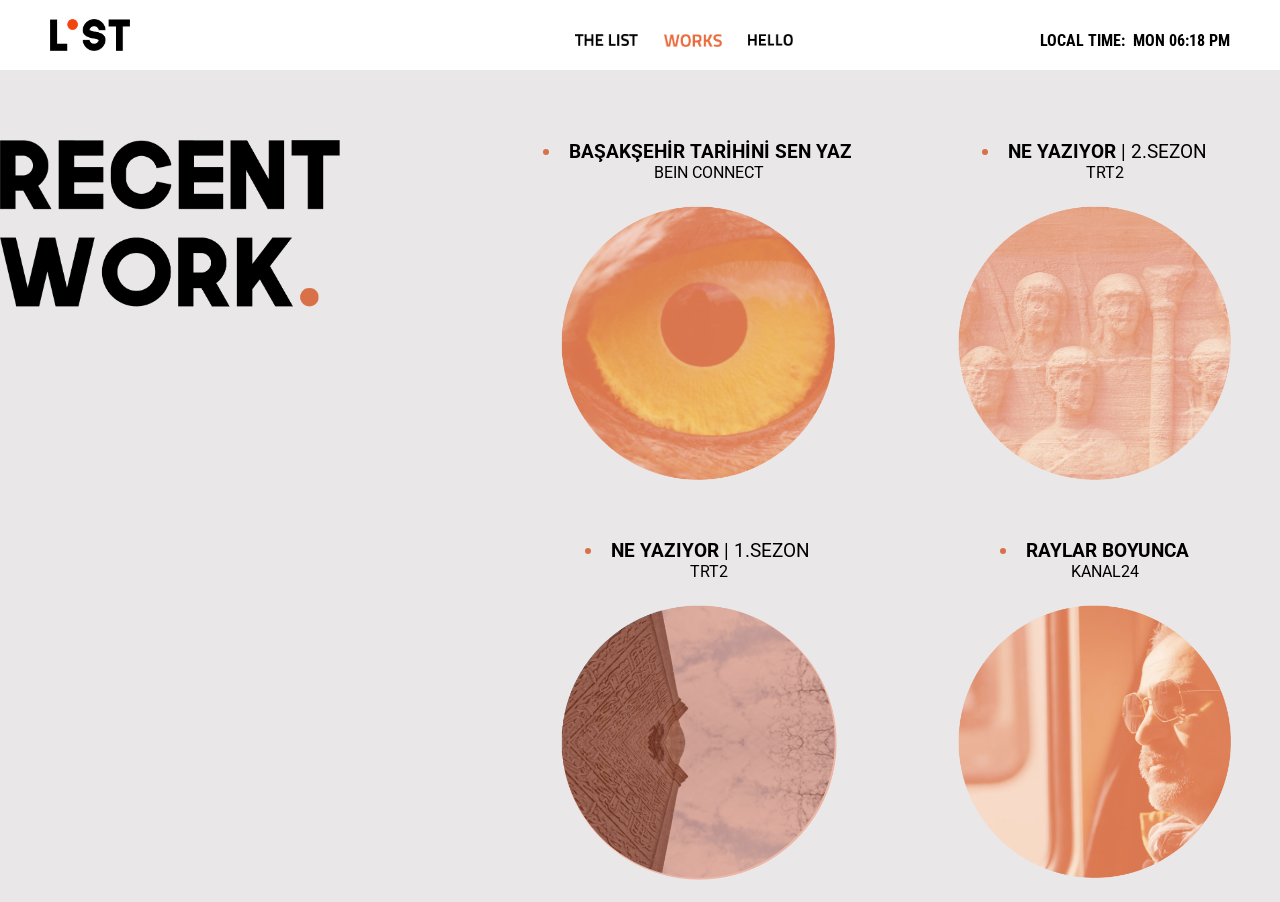
<file: works.html>
<html lang="en">

<head>
    <meta charset="utf-8">
    <title>The List</title>
    <meta name="viewport" content="width=device-width, initial-scale=1">
    <link rel="icon" type="image/x-icon" href="favicon.ico">

    <link rel="preconnect" href="https://fonts.googleapis.com">
    <link rel="preconnect" href="https://fonts.gstatic.com" crossorigin>
    <link
        href="https://fonts.googleapis.com/css2?family=Roboto:wght@300;400;500;700&family=Roboto+Condensed:wght@300;400;700&display=swap"
        rel="stylesheet">
    <link rel="stylesheet" href="https://use.fontawesome.com/releases/v5.5.0/css/all.css">


    <link rel="stylesheet" href="main.css">


</head>

<body class="works">
    <nav>
        <a class="navbar-brand col-sm-3 col-md-2 mr-0" href="index.html">
            <div id="logo">
                <img id="mobilelogo" src="assets/Artboard1@4x.png" alt="The List logo">
            </div>
        </a>
        <div id="links">
            <a id="link_thelist" class="thelist" href="index.html"><span> THE LIST </span></a>
            <a id="link_works" class="works" href="works.html">
                <span>WORKS</span>
            </a>

            <a id="link_hello" class="hello" href="hello.html"><span>HELLO</span></a>
        </div>
        <div id="timeClock"><span id="titleTime">LOCAL TIME:&nbsp;</span>Mon
            06:18 PM</div>
    </nav>



    <section id="video" class="closed" aria-hidden="true">
        <button type="button" class="close-video" aria-label="Close video">Close</button>
        <iframe id="player" width="100%" height="90%" frameborder="0"
            allow="accelerometer; autoplay; clipboard-write; encrypted-media; gyroscope; picture-in-picture; web-share"
            allowfullscreen title="Video player" src=""></iframe>
    </section>





    <section id="work">
        <div class="motto"><img src="assets/recentworks.png" width="100%" height="auto" alt="Recent Works"></div>
        <div id="films" aria-live="polite"></div>
        <div id="films-pagination" class="films-pagination" role="navigation" aria-label="Works navigation"></div>
    </section>

























    <script>
        document.addEventListener('DOMContentLoaded', () => {
            const body = document.body;
            const videoSection = document.getElementById('video');
            const iframe = document.getElementById('player') || videoSection.querySelector('iframe');
            const closeButton = videoSection.querySelector('.close-video');
            const activeClass = 'opened';

            const toggleVideoState = (isOpen) => {
                videoSection.classList.toggle(activeClass, isOpen);
                videoSection.setAttribute('aria-hidden', String(!isOpen));
                body.classList.toggle('video-open', isOpen);

                if (isOpen) {
                    const scrollBarWidth = window.innerWidth - document.documentElement.clientWidth;
                    body.style.paddingRight = scrollBarWidth > 0 ? `${scrollBarWidth}px` : '';
                } else {
                    body.style.paddingRight = '';
                }
            };

            const openVideo = (baseUrl = '') => {
                if (!baseUrl) {
                    return;
                }
                const autoplayUrl = baseUrl.includes('autoplay=1')
                    ? baseUrl
                    : `${baseUrl}${baseUrl.includes('?') ? '&' : '?'}autoplay=1`;
                iframe.src = autoplayUrl;
                toggleVideoState(true);
            };

            const closeVideo = () => {
                if (!videoSection.classList.contains(activeClass)) {
                    return;
                }
                iframe.src = '';
                toggleVideoState(false);
            };

            window.openVideo = openVideo;
            closeButton.addEventListener('click', closeVideo);

            document.addEventListener('keydown', (event) => {
                if (event.key === 'Escape') {
                    closeVideo();
                }
            });
        });
    </script>
    <script src="works-loader.js"></script>

    <script defer=""
        src="https://static.cloudflareinsights.com/beacon.min.js/vcd15cbe7772f49c399c6a5babf22c1241717689176015"
        integrity="sha512-ZpsOmlRQV6y907TI0dKBHq9Md29nnaEIPlkf84rnaERnq6zvWvPUqr2ft8M1aS28oN72PdrCzSjY4U6VaAw1EQ=="
        data-cf-beacon="{&quot;version&quot;:&quot;2024.11.0&quot;,&quot;token&quot;:&quot;b092412883d0469a898071e050e226eb&quot;,&quot;r&quot;:1,&quot;server_timing&quot;:{&quot;name&quot;:{&quot;cfCacheStatus&quot;:true,&quot;cfEdge&quot;:true,&quot;cfExtPri&quot;:true,&quot;cfL4&quot;:true,&quot;cfOrigin&quot;:true,&quot;cfSpeedBrain&quot;:true},&quot;location_startswith&quot;:null}}"
        crossorigin="anonymous"></script>
</body>

</html>
</file>
<file: main.css>
*,
        :after,
        :before {
            box-sizing: border-box
        }

        @media (prefers-reduced-motion:no-preference) {
            :root {
                scroll-behavior: smooth
            }
        }

        body {
            margin: 0;
            font-family: var(--bs-body-font-family);
            font-size: var(--bs-body-font-size);
            font-weight: var(--bs-body-font-weight);
            line-height: var(--bs-body-line-height);
            color: var(--bs-body-color);
            text-align: var(--bs-body-text-align);
            background-color: var(--bs-body-bg);
            -webkit-text-size-adjust: 100%;
            -webkit-tap-highlight-color: transparent
        }

        html,
        body {
            font-family: Roboto Condensed, sans-serif
        }

        html,
        body {
            height: 100%
        }

        body {
            margin: 0;
            font-family: Roboto, Helvetica Neue, sans-serif
        }
        #links {
            display: flex;
            margin-left: 182px;
        }
      
      
:root {
    --nav-height: 70px;
    --font-body: 'Roboto', 'Helvetica Neue', sans-serif;
    --font-heading: 'Roboto Condensed', sans-serif;
    --color-text: #000;
    --color-hello: #f4cec3;
    --color-works: #e9e7e7;
}

*,
*::before,
*::after {
    box-sizing: border-box;
}

html,
body {
    height: 100%;
}

body {
    margin: 0;
    font-family: var(--font-body);
    color: var(--color-text);
    background-color: var(--color-hello);
    -webkit-font-smoothing: antialiased;
    text-rendering: optimizeLegibility;
}

body.thelist,
body.hello {
    background-color: var(--color-hello);
}

body.works {
    background-color: var(--color-works);
}

a {
    color: inherit;
    text-decoration: none;
}

img,
svg {
    display: block;
    max-width: 100%;
    height: auto;
}

header,
footer {
    padding: 15px var(--page-padding);
    font-family: var(--font-heading);
}

nav {
    display: flex;
    flex-direction: row;
    align-items: center;
    justify-content: space-between;
    height: var(--nav-height);
    padding: 10px var(--page-padding);
    font-family: var(--font-heading);
    background-color: #fff;
}

.navbar-brand {
    padding-top: 0.3125rem;
    padding-bottom: 0.3125rem;
    margin-right: 1rem;
    font-size: 1.25rem;
    text-decoration: none;
    white-space: nowrap;
    color: inherit;
    flex-shrink: 0;
}

#logo {
    display: flex;
    align-items: center;
    max-width: 130px;
    padding-left: 50px;
    flex-shrink: 0;
}

#mobilelogo,
#svgLogo {
    display: block;
    width: 100%;
    height: auto;
}

#links {
    display: flex;
    align-items: flex-start;
}

#links a#link_hello {min-width: 45px;}
#links a#link_works {min-width: 58px;}
#links a#link_thelist {min-width: 63px;}

#links a {
        margin: 16px 13px 0;
        background-size: contain;
        background-repeat: no-repeat;
    }





#links a span {
    opacity: 0;
}

body.thelist #links a.thelist {
    background-image: url(Artboard1@3x.7a7f8e2f2bcbe46c.png);
}
body.thelist #links a.works,
body.hello #links a.works {
    background-image: url(Artboard5copy@3x.ae712f531d0785bf.png);
}
body.thelist #links a.hello,
body.works #links a.hello {
    background-image: url(Artboard6copy@3x.c036eb038df27bdd.png);
}
body.works #links a.thelist,
body.hello #links a.thelist {
    background-image: url(Artboard1copy@3x.a72d82c7f871d4cd.png);
}
body.works #links a.works {
    background-image: url(Artboard5@3x.f2ae69cfc6b82e54.png);
}
body.hello #links a.hello {
    background-image: url(Artboard6@3x.099a3faf7f7173e1.png);
}




#timeClock {
    display: flex;
    align-items: center;
    margin-top: 10px;
    padding-right: 50px;
    font-weight: 700;
    text-transform: uppercase;
    color: #000;
}

#titleTime {
    display: block;
    margin-right: 4px;
}

section {
    padding: 0 var(--page-padding);
}

section#hello {
    height: calc(100vh - var(--nav-height));
    display: flex;
    flex-direction: row;
    justify-content: space-between;
    align-items: stretch;
    max-height: 100vh;
    background-color: #f5cec3;
}


::-webkit-scrollbar {
    display: none;
}

@media (max-width: 900px) {
    :root {
        --page-padding: 25px;
    }

    nav {
        display: flex;
        flex-direction: row;
        align-items: center;
        justify-content: space-between;
        height: 70px;
        background-color: #fff;
        padding: 10px var(--page-padding);
    }

    .navbar-brand {
        padding-top: 0.3125rem;
        padding-bottom: 0.3125rem;
        margin-right: 1rem;
        font-size: 1.25rem;
        text-decoration: none;
        white-space: nowrap;
    }

    #logo {
        max-width: 130px;
        padding-left: 50px;
    }

    #svgLogo {
        display: none;
    }

    #links {
        display: flex;
        margin-left: 0px;
    }

    #links a {
        margin: 16px 13px 0;
        background-size: contain;
        background-repeat: no-repeat;
    }

    #timeClock {
        color: #000;
        text-transform: uppercase;
        font-weight: 700;
        font-size: 15px;
        padding-right: 25px;
        margin-top: 10px;
    }

    #titleTime {
        display: none;
    }

    section#hello {
        height: calc(100vh - 70px);
        display: flex;
        flex-direction: column;
        justify-content: space-between;
        align-items: stretch;
        max-height: 100vh;
        background-color: #f5cec3;
    }

    section#hello #Layer_1, section#hello #Layer_2 {
display: block;
}

   
}








section#thelist {
    background-color: #f4cec3;
    height: calc(100vh - 70px);
    padding-right: 70px;
    display: flex;
    flex-flow:row
}

#Layer_1, #Layer_2 {
    display:block
}

#mobileA, #mobileB {
    display:none
}

@media only screen and (max-width: 900px) {
    section#thelist{
        background-color: #f4cec3;
        height: unset;
        padding-right: 70px;
        display: flex;
        flex-flow:column
    }

    #Layer_1, #Layer_2 {
        display:none
    }

    #mobileA, #mobileB {
        display:block
    }

    #mobileA .st0 {
        fill:#e96a3a
    }

    #mobileB .st0 {
        fill: none;
        stroke: #000;
        stroke-width: .5;
        stroke-miterlimit:10
    }
}

.listFrame {
    width: 17%;
    height: calc(100vh - 70px);
    display:none
}

.listthe {
    list-style: none;
    height: calc(100vh - 70px);
    max-width: 45%;
    display: flex;
    flex-direction: column;
    align-content: center;
    justify-content:center
}

.listthe li {
    border-bottom: 1px solid black
}


















section#video {
    position: fixed;
    inset: 0;
    width: 100vw;
    height: 100vh;
    background-color: rgba(0, 0, 0, .92);
    display: flex;
    flex-direction: column;
    justify-content: center;
    align-items: center;
    opacity: 0;
    visibility: hidden;
    pointer-events: none;
    transform: scale(.98);
    transition: opacity .35s ease, transform .35s ease, visibility 0s linear .35s;
    z-index: 999;
}

section#video.opened {
    opacity: 1;
    visibility: visible;
    pointer-events: auto;
    transform: scale(1);
    transition-delay: 0s;
}

section#video iframe {
    width: 96vw;
    max-width: 1600px;
    height: 90%;
    max-height: 90vh;
    border: none;
    box-sizing: border-box;
}

section#video .close-video {
    align-self: flex-end;
    border-radius: 50%;
    margin: 15px;
    padding: .5em;
    width: 32px;
    height: 32px;
    border: 2px solid #fff;
    color: #fff;
    background: transparent;
    position: relative;
    cursor: pointer;
    transition: background-color .2s ease, color .2s ease, border-color .2s ease;
    text-indent: 41px;
}

section#video .close-video::before,
section#video .close-video::after {
    content: "";
    position: absolute;
    top: 6px;
    bottom: 6px;
    left: 13px;
    width: 2px;
    background-color: currentColor;
    transform: rotate(45deg);
}

section#video .close-video::after {
    transform: rotate(-45deg);
}

section#video .close-video:hover {
    background-color: rgba(255, 255, 255, .15);
    color: #fff;
    border-color: #fff;
}

body > *:not(#video) {
    transition: filter .35s ease;
}

body.video-open > *:not(#video) {
    filter: blur(6px);
}

body.video-open {
    overflow: hidden;
}

section#work {
    height: calc(100vh - 70px);
    padding-top: 70px;
    display: flex;
    flex-direction: row;
    justify-content: space-between;
    align-items: stretch;
    max-height:100vh
}

.motto {
    padding-right: 5vw;
    flex-grow:1
}

section#work #films {
    display: grid;
    --film-columns: 1;
    grid-template-columns: repeat(var(--film-columns, 1), minmax(0, 1fr));
    gap: 35px 25px;
    flex-grow: 4;
    align-content: flex-start;
    width: 100%;
    max-width: 1400px;
    margin-left: auto;
    justify-content: end;
    flex-basis: 0;
}

section#work #films .magazine {
    display: contents;
}

section#work #films .film {
    background: no-repeat;
    background-size: contain;
    display: flex;
    flex-direction: column;
    align-items: center;
    justify-items: center;
    flex-grow: 1;
    cursor:pointer
}

section#work #films .film li:nth-child(1) {
    color:#d87148
}

section#work #films .film li:nth-child(1) span {
    color:#000
}

section#work #films .film li:nth-child(2) {
    visibility:hidden
}

section#work #films .film li:nth-child(2) span {
    visibility:visible
}

.filmCover {
    width: 100%;
    height: auto;
    max-width:100%
}

.films-pagination {
    height: 40px;
    display: flex;
    justify-content: center;
    align-items: center;
    gap: 16px;
    font-family: 'Roboto Condensed', 'Roboto', sans-serif;
    font-size: 18px;
    margin-top: 25px;
    color: #000;
    width: 100%;
    align-self: stretch;
}

.films-pagination.hidden {
    display: none;
}

.films-pagination button {
    background: transparent;
    border: none;
    font: inherit;
    color: inherit;
    cursor: pointer;
    padding: 0 8px;
    transition: color .2s ease;
}

.films-pagination button.active {
    color: #d87148;
    font-weight: 700;
}

.films-empty {
    font-family: 'Roboto Condensed', 'Roboto', sans-serif;
    font-size: 20px;
    color: #000;
}

@media screen and (min-width: 300px) {
    section#work #films {
        flex-flow: column;
        flex-direction:column
    }

    section#work, #films, .magazine {
        flex-direction:column
    }

    .motto img {
        max-width:100%
    }

    .film {
        margin: 5px 0;
        padding:0 25px
    }

    .film:nth-child(1) {
        margin:105px 0
    }

    .magazine {
        display:flex
    }
}

@media screen and (min-width: 600px) {
    section#work #films {
        flex-flow:column
    }

    section#work, #films, .magazine {
        flex-flow: column;
        flex-direction:column
    }

    .motto img {
        max-width:100%
    }

    .film {
        margin: 5px 0;
        padding:0 25px
    }

    .film:nth-child(1) {
        margin:105px 0
    }

    .magazine {
        display:flex
    }
}

@media screen and (min-width: 900px) {
    section#work #films {
        flex-flow:column
    }

    section#work, #films, .magazine {
        flex-flow: column;
        flex-direction:column
    }

    .motto img {
        max-width:100%
    }

    .film {
        margin: 5px 0;
        padding:0 25px
    }

    .film:nth-child(1) {
        margin:105px 0
    }

    .magazine {
        display:flex
    }
}

@media screen and (min-width: 1200px) {
    section#work {
        flex-direction:row
    }

    section#work #films {
        --film-columns: 2;
    }

    .motto {
        max-width:40vw
    }

    .filmCover {
        max-width:341px
    }

    .film li:nth-child(1) {
        font-size:19px
    }

    .film, .film:nth-child(1) {
        margin:0
    }
}

@media screen and (min-width: 1366px) {
    .filmCover {
        max-width:341px
    }

    section#work {
        flex-direction:row
    }

    section#work #films {
        flex-direction: row;
        justify-content:end
    }

    .motto {
        max-width:40vw
    }

    .film li:nth-child(1) {
        font-size:19px
    }

    .film, .film:nth-child(1) {
        margin:0
    }
}

@media screen and (min-width: 1536px) {
    section#work {
        flex-direction:row
    }

    section#work #films {
        flex-direction: row;
        justify-content:end
    }

    .motto {
        max-width:40vw
    }

    .filmCover {
        max-width:400px
    }

    .film li:nth-child(1) {
        font-size:19px
    }

    .film, .film:nth-child(1) {
        margin:0
    }
}

@media screen and (min-width: 1920px) {
    section#work {
        flex-direction:row
    }

    section#work #films {
        flex-direction: row;
        justify-content:end
    }

    .motto {
        max-width:40vw
    }

    .filmCover {
        max-width:400px
    }

    .film li:nth-child(1) {
        font-size:19px
    }

    .film, .film:nth-child(1) {
        margin: 0
    }
}

@media screen and (min-width: 2200px) {
    section#work #films {
        --film-columns: 3;
    }
}






section#hello {
    height: calc(100vh - 70px);
    display: flex;
    flex-direction: row;
    justify-content: space-between;
    align-items: stretch;
    max-height: 100vh;
    background-color:#f5cec3
}

@media only screen and (max-width: 900px) {
    section#hello {
        height: calc(100vh - 70px);
        display: flex;
        flex-direction: column;
        justify-content: space-between;
        align-items: stretch;
        max-height: 100vh;
        background-color: #f5cec3
    }
}

#timeClock {
    color: #000;
    text-transform: uppercase;
    font-weight: 700;
    padding-right: 50px;
    display: flex;
    margin-top: 10px
}

#titleTime {
    display: block
        }

        @media only screen and (max-width: 900px) {
            #timeClock {
                color: #000;
                text-transform: uppercase;
                font-weight: 700;
                padding-right: 25px;
                font-size: 15px;
                margin-top: 10px
            }

            #titleTime {
                display: none
            }
        }
        section#hello {
            height: calc(100vh - 70px);
            display: flex;
            flex-direction: row;
            justify-content: space-between;
            align-items: stretch;
            max-height: 100vh;
            background-color: #f5cec3
        }

        @media only screen and (max-width: 900px) {
            section#hello {
                height: calc(100vh - 70px);
                display: flex;
                flex-direction: column;
                justify-content: space-between;
                align-items: stretch;
                max-height: 100vh;
                background-color: #f5cec3
            }
        }
</file>
